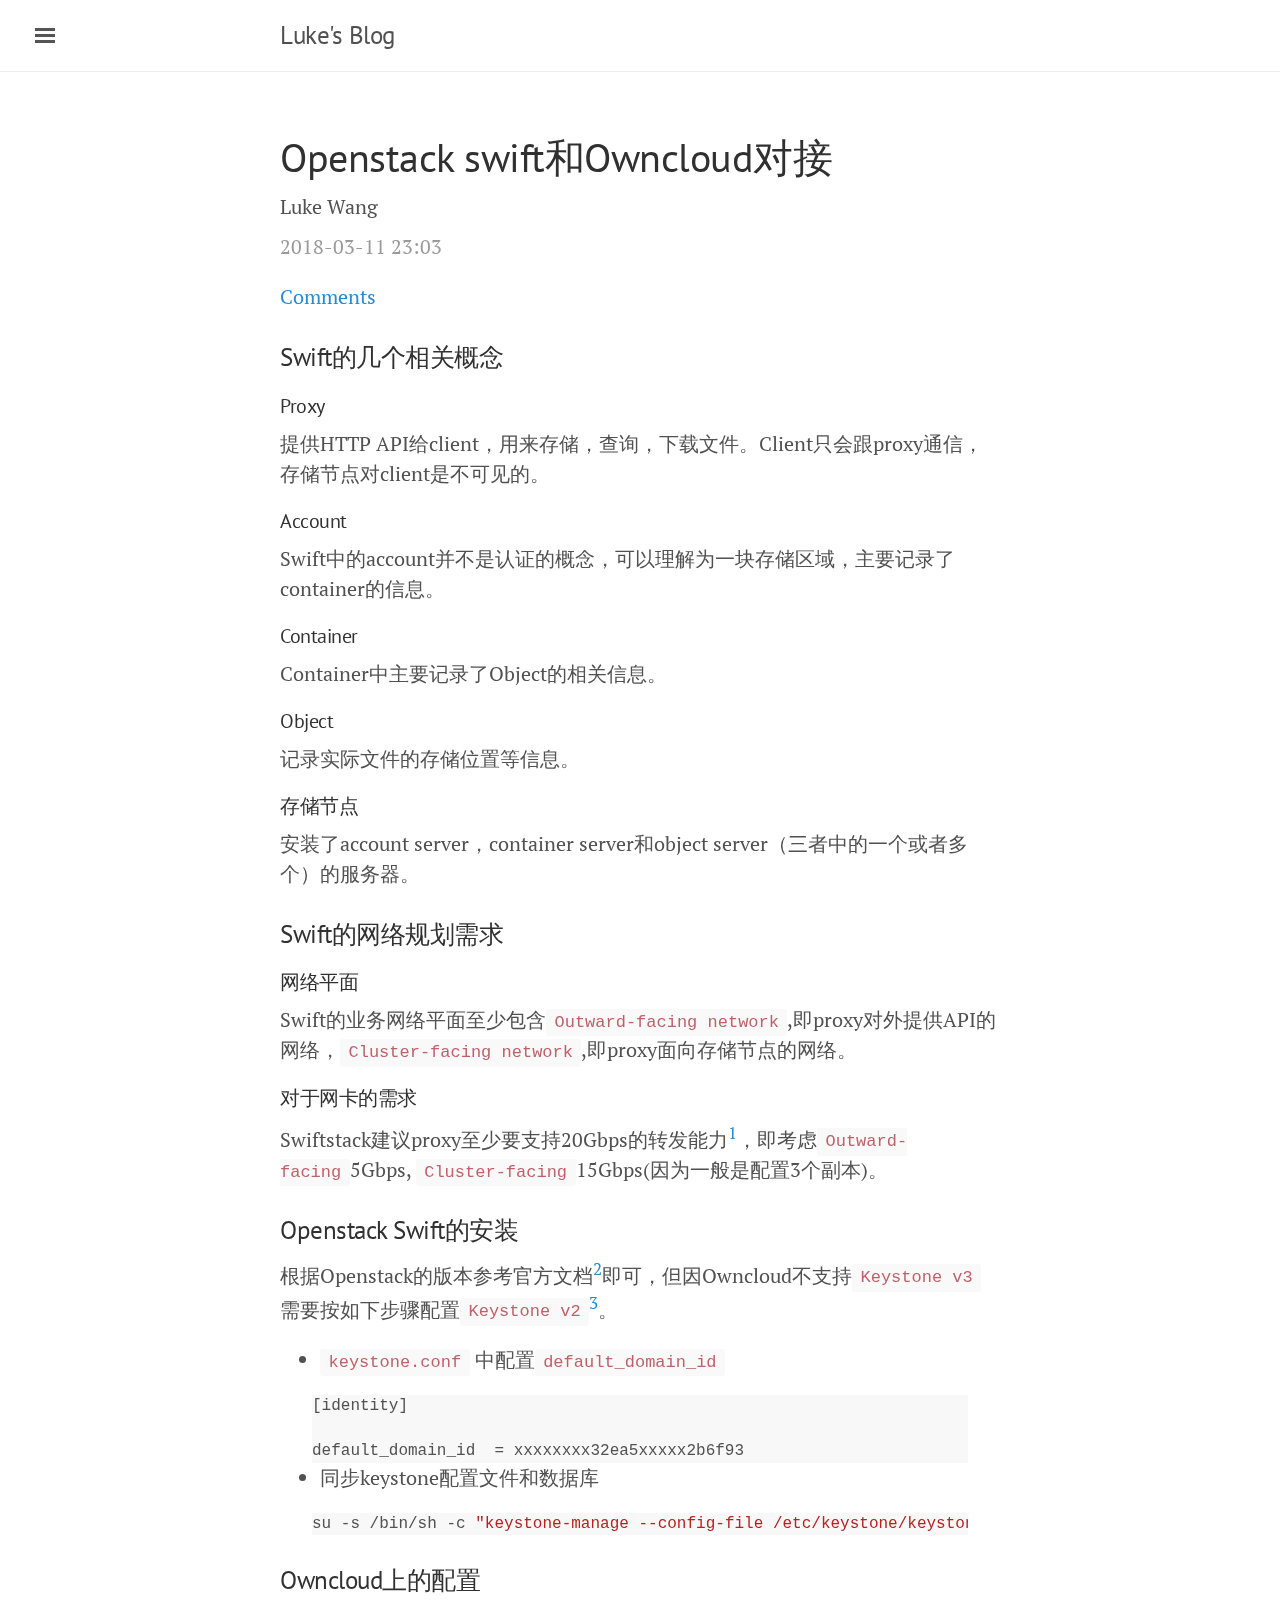
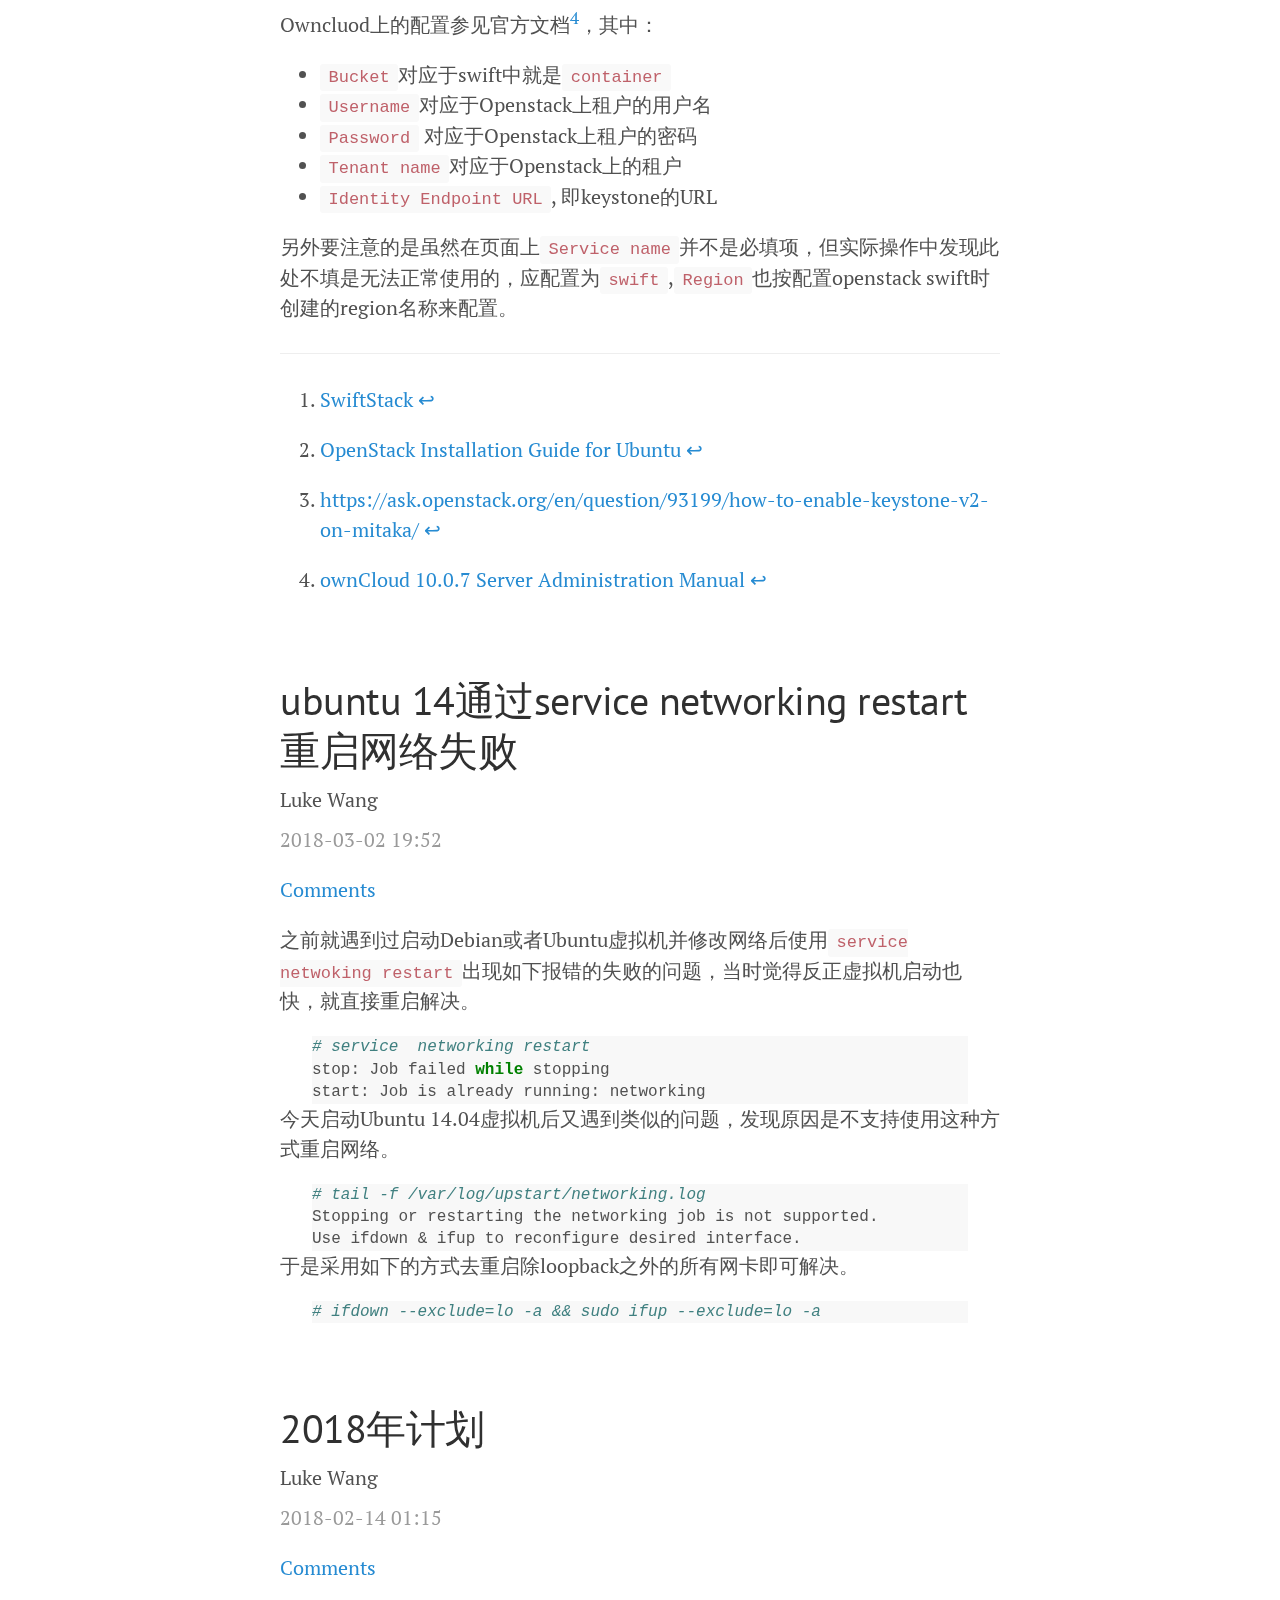
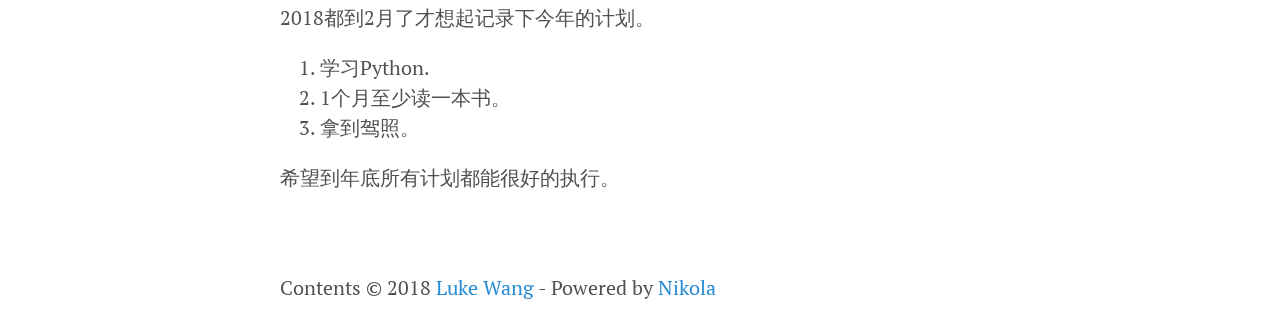
<file: index.html>
<!DOCTYPE html>
<html prefix="og: http://ogp.me/ns# article: http://ogp.me/ns/article# " vocab="http://ogp.me/ns" lang="en">
<head>
<meta charset="utf-8">
<meta name="description" content="Luke's Blog">
<meta name="viewport" content="width=device-width">
<title>Luke's Blog | Luke's Blog</title>
<link href="assets/css/all.css" rel="stylesheet" type="text/css">
<link rel="stylesheet" href="//fonts.googleapis.com/css?family=PT+Serif:400,400italic,700%7CPT+Sans:400">
<link rel="alternate" type="application/rss+xml" title="RSS" href="rss.xml">
<link rel="canonical" href="https://esir.me/">
<!--[if lt IE 9]><script src="assets/js/html5.js"></script><![endif]--><link rel="prefetch" href="posts/openstack-swift-and-owncloud/" type="text/html">
</head>
<body>
    <a href="#content" class="sr-only sr-only-focusable">Skip to main content</a>
    <!-- Target for toggling the sidebar `.sidebar-checkbox` is for regular
            styles, `#sidebar-checkbox` for behavior. -->
    <input type="checkbox" class="sidebar-checkbox" id="sidebar-checkbox"><!-- Toggleable sidebar --><div class="sidebar" id="sidebar">
        <div class="sidebar-item">
            <p>A reserved <a href="https://getnikola.com" target="_blank">Nikola</a> theme that places the utmost gravity on content with a hidden drawer. Made by <a href="https://twitter.com/mdo" target="_blank">@mdo</a> for Jekyll,
            ported to Nikola by <a href="https://twitter.com/ralsina" target="_blank">@ralsina</a>.</p>
        </div>
        
    <nav id="menu" role="navigation" class="sidebar-nav"><a class="sidebar-nav-item" href="archive.html">Archive</a>
        <a class="sidebar-nav-item" href="categories/">Tags</a>
        <a class="sidebar-nav-item" href="rss.xml">RSS feed</a>
    
    
    </nav>
</div>

    <!-- Wrap is the content to shift when toggling the sidebar. We wrap the
         content to avoid any CSS collisions with our real content. -->
    <div class="wrap">
      <div class="masthead">
        <div class="container">
          
    <h3 id="brand" class="masthead-title">
      <a href="https://esir.me/" title="Luke's Blog" rel="home">Luke's Blog</a>
    </h3>

        </div>
      </div>

      <div class="container content" id="content">
        

<div class="posts">
    <article class="post h-entry post-text"><header><h1 class="post-title p-name"><a href="posts/openstack-swift-and-owncloud/" class="u-url">Openstack swift和Owncloud对接</a></h1>
        <div class="metadata">
            <p class="byline author vcard"><span class="byline-name fn">Luke Wang</span></p>
            <p class="dateline"><a href="posts/openstack-swift-and-owncloud/" rel="bookmark"><time class="post-date published dt-published" datetime="2018-03-11T23:03:21+08:00" title="2018-03-11 23:03">2018-03-11 23:03</time></a></p>
                <p class="commentline">
        
    <a href="posts/openstack-swift-and-owncloud/#disqus_thread" data-disqus-identifier="cache/posts/openstack-swift-and-owncloud.html">Comments</a>


        </p>
</div>
    </header><div class="e-content entry-content">
    <div>
<h3>Swift的几个相关概念</h3>
<h4>Proxy</h4>
<p>提供HTTP API给client，用来存储，查询，下载文件。Client只会跟proxy通信，存储节点对client是不可见的。</p>
<h4>Account</h4>
<p>Swift中的account并不是认证的概念，可以理解为一块存储区域，主要记录了container的信息。</p>
<h4>Container</h4>
<p>Container中主要记录了Object的相关信息。</p>
<h4>Object</h4>
<p>记录实际文件的存储位置等信息。</p>
<h4>存储节点</h4>
<p>安装了account server，container server和object server（三者中的一个或者多个）的服务器。</p>
<h3>Swift的网络规划需求</h3>
<h4>网络平面</h4>
<p>Swift的业务网络平面至少包含<code>Outward-facing network</code>,即proxy对外提供API的网络，<code>Cluster-facing network</code>,即proxy面向存储节点的网络。</p>
<h4>对于网卡的需求</h4>
<p>Swiftstack建议proxy至少要支持20Gbps的转发能力<sup id="fnref-1"><a class="footnote-ref" href="posts/openstack-swift-and-owncloud/#fn-1">1</a></sup>，即考虑<code>Outward-facing</code>5Gbps, <code>Cluster-facing</code>15Gbps(因为一般是配置3个副本)。</p>
<h3>Openstack Swift的安装</h3>
<p>根据Openstack的版本参考官方文档<sup id="fnref-2"><a class="footnote-ref" href="posts/openstack-swift-and-owncloud/#fn-2">2</a></sup>即可，但因Owncloud不支持<code>Keystone v3</code>需要按如下步骤配置<code>Keystone v2</code><sup id="fnref-3"><a class="footnote-ref" href="posts/openstack-swift-and-owncloud/#fn-3">3</a></sup>。</p>
<ul>
<li>
<code>keystone.conf</code> 中配置<code>default_domain_id</code>
</li>
</ul>
<pre class="code literal-block"><span></span>[identity] 

default_domain_id  = xxxxxxxx32ea5xxxxx2b6f93
</pre>


<ul>
<li>同步keystone配置文件和数据库</li>
</ul>
<pre class="code literal-block"><span></span>su -s /bin/sh -c <span class="s2">"keystone-manage --config-file /etc/keystone/keystone.conf db_sync"</span> keystone
</pre>


<h3>Owncloud上的配置</h3>
<p>Owncluod上的配置参见官方文档<sup id="fnref-4"><a class="footnote-ref" href="posts/openstack-swift-and-owncloud/#fn-4">4</a></sup>，其中：</p>
<ul>
<li>
<code>Bucket</code>对应于swift中就是<code>container</code>
</li>
<li>
<code>Username</code>对应于Openstack上租户的用户名</li>
<li>
<code>Password</code> 对应于Openstack上租户的密码</li>
<li>
<code>Tenant name</code>对应于Openstack上的租户 </li>
<li>
<code>Identity Endpoint URL</code>, 即keystone的URL</li>
</ul>
<p>另外要注意的是虽然在页面上<code>Service name</code>并不是必填项，但实际操作中发现此处不填是无法正常使用的，应配置为<code>swift</code>,<code>Region</code>也按配置openstack swift时创建的region名称来配置。</p>
<div class="footnote">
<hr>
<ol>
<li id="fn-1">
<p><a href="https://www.swiftstack.com/docs/admin/hardware.html#networked-nodes-architecture">SwiftStack</a> <a class="footnote-backref" href="posts/openstack-swift-and-owncloud/#fnref-1" title="Jump back to footnote 1 in the text">↩</a></p>
</li>
<li id="fn-2">
<p><a href="https://docs.openstack.org/mitaka/install-guide-ubuntu/swift.html">OpenStack Installation Guide for Ubuntu</a> <a class="footnote-backref" href="posts/openstack-swift-and-owncloud/#fnref-2" title="Jump back to footnote 2 in the text">↩</a></p>
</li>
<li id="fn-3">
<p><a href="https://ask.openstack.org/en/question/93199/how-to-enable-keystone-v2-on-mitaka/">https://ask.openstack.org/en/question/93199/how-to-enable-keystone-v2-on-mitaka/</a> <a class="footnote-backref" href="posts/openstack-swift-and-owncloud/#fnref-3" title="Jump back to footnote 3 in the text">↩</a></p>
</li>
<li id="fn-4">
<p><a href="https://doc.owncloud.org/server/10.0/admin_manual/configuration/files/external_storage/openstack.html">ownCloud 10.0.7 Server Administration Manual</a> <a class="footnote-backref" href="posts/openstack-swift-and-owncloud/#fnref-4" title="Jump back to footnote 4 in the text">↩</a></p>
</li>
</ol>
</div>
</div>
    </div>
    </article><article class="post h-entry post-text"><header><h1 class="post-title p-name"><a href="posts/ubuntu-14-service-networking-restart-not-working/" class="u-url">ubuntu 14通过service networking restart重启网络失败</a></h1>
        <div class="metadata">
            <p class="byline author vcard"><span class="byline-name fn">Luke Wang</span></p>
            <p class="dateline"><a href="posts/ubuntu-14-service-networking-restart-not-working/" rel="bookmark"><time class="post-date published dt-published" datetime="2018-03-02T19:52:54+08:00" title="2018-03-02 19:52">2018-03-02 19:52</time></a></p>
                <p class="commentline">
        
    <a href="posts/ubuntu-14-service-networking-restart-not-working/#disqus_thread" data-disqus-identifier="cache/posts/ubuntu-14-service-networking-restart-not-working.html">Comments</a>


        </p>
</div>
    </header><div class="e-content entry-content">
    <div>
<p>之前就遇到过启动Debian或者Ubuntu虚拟机并修改网络后使用<code>service netwoking restart</code>出现如下报错的失败的问题，当时觉得反正虚拟机启动也快，就直接重启解决。</p>
<pre class="code literal-block"><span></span><span class="c1"># service  networking restart</span>
stop: Job failed <span class="k">while</span> stopping
start: Job is already running: networking
</pre>


<p>今天启动Ubuntu 14.04虚拟机后又遇到类似的问题，发现原因是不支持使用这种方式重启网络。</p>
<pre class="code literal-block"><span></span><span class="c1"># tail -f /var/log/upstart/networking.log</span>
Stopping or restarting the networking job is not supported.
Use ifdown <span class="p">&amp;</span> ifup to reconfigure desired interface.
</pre>


<p>于是采用如下的方式去重启除loopback之外的所有网卡即可解决。</p>
<pre class="code literal-block"><span></span><span class="c1"># ifdown --exclude=lo -a &amp;&amp; sudo ifup --exclude=lo -a</span>
</pre>
</div>
    </div>
    </article><article class="post h-entry post-text"><header><h1 class="post-title p-name"><a href="posts/plan-for-2018/" class="u-url">2018年计划</a></h1>
        <div class="metadata">
            <p class="byline author vcard"><span class="byline-name fn">Luke Wang</span></p>
            <p class="dateline"><a href="posts/plan-for-2018/" rel="bookmark"><time class="post-date published dt-published" datetime="2018-02-14T01:15:41+08:00" title="2018-02-14 01:15">2018-02-14 01:15</time></a></p>
                <p class="commentline">
        
    <a href="posts/plan-for-2018/#disqus_thread" data-disqus-identifier="cache/posts/plan-for-2018.html">Comments</a>


        </p>
</div>
    </header><div class="e-content entry-content">
    <div>
<p>2018都到2月了才想起记录下今年的计划。</p>
<ol>
<li>学习Python.</li>
<li>1个月至少读一本书。</li>
<li>拿到驾照。</li>
</ol>
<p>希望到年底所有计划都能很好的执行。</p>
</div>
    </div>
    </article>
</div>



        
       <script>var disqus_shortname="esir";(function(){var a=document.createElement("script");a.async=true;a.src="https://"+disqus_shortname+".disqus.com/count.js";(document.getElementsByTagName("head")[0]||document.getElementsByTagName("body")[0]).appendChild(a)}());</script><footer id="footer"><p>Contents © 2018         <a href="mailto:hf.bluesky@gmail.com">Luke Wang</a> - Powered by         <a href="https://getnikola.com" rel="nofollow">Nikola</a>         </p>
            
        </footer>
</div>
    </div>
    <label for="sidebar-checkbox" class="sidebar-toggle"></label>
    
    
    
            <script src="assets/js/all-nocdn.js"></script><!-- fancy dates --><script>
    moment.locale("en");
    fancydates(0, "YYYY-MM-DD HH:mm");
    </script><!-- end fancy dates -->
</body>
</html>
</file>
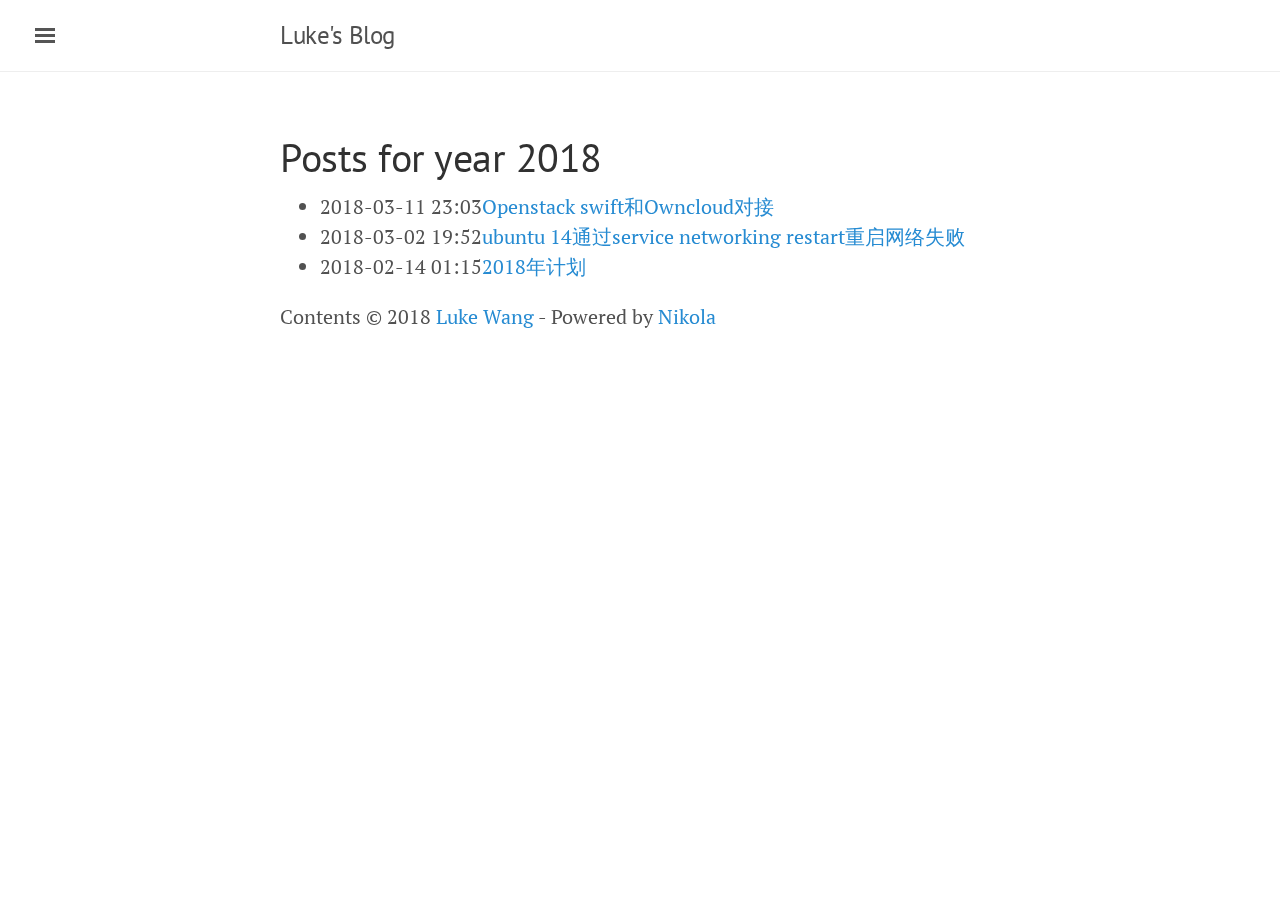
<file: 2018/index.html>
<!DOCTYPE html>
<html prefix="og: http://ogp.me/ns# article: http://ogp.me/ns/article# " vocab="http://ogp.me/ns" lang="en">
<head>
<meta charset="utf-8">
<meta name="description" content="Luke's Blog">
<meta name="viewport" content="width=device-width">
<title>Posts for year 2018 | Luke's Blog</title>
<link href="../assets/css/all.css" rel="stylesheet" type="text/css">
<link rel="stylesheet" href="//fonts.googleapis.com/css?family=PT+Serif:400,400italic,700%7CPT+Sans:400">
<link rel="alternate" type="application/rss+xml" title="RSS" href="../rss.xml">
<link rel="canonical" href="https://esir.me/2018/">
<!--[if lt IE 9]><script src="../assets/js/html5.js"></script><![endif]-->
</head>
<body>
    <a href="#content" class="sr-only sr-only-focusable">Skip to main content</a>
    <!-- Target for toggling the sidebar `.sidebar-checkbox` is for regular
            styles, `#sidebar-checkbox` for behavior. -->
    <input type="checkbox" class="sidebar-checkbox" id="sidebar-checkbox"><!-- Toggleable sidebar --><div class="sidebar" id="sidebar">
        <div class="sidebar-item">
            <p>A reserved <a href="https://getnikola.com" target="_blank">Nikola</a> theme that places the utmost gravity on content with a hidden drawer. Made by <a href="https://twitter.com/mdo" target="_blank">@mdo</a> for Jekyll,
            ported to Nikola by <a href="https://twitter.com/ralsina" target="_blank">@ralsina</a>.</p>
        </div>
        
    <nav id="menu" role="navigation" class="sidebar-nav"><a class="sidebar-nav-item" href="../archive.html">Archive</a>
        <a class="sidebar-nav-item" href="../categories/">Tags</a>
        <a class="sidebar-nav-item" href="../rss.xml">RSS feed</a>
    
    
    </nav>
</div>

    <!-- Wrap is the content to shift when toggling the sidebar. We wrap the
         content to avoid any CSS collisions with our real content. -->
    <div class="wrap">
      <div class="masthead">
        <div class="container">
          
    <h3 id="brand" class="masthead-title">
      <a href="https://esir.me/" title="Luke's Blog" rel="home">Luke's Blog</a>
    </h3>

        </div>
      </div>

      <div class="container content" id="content">
        
<article class="listpage"><header><h1>Posts for year 2018</h1>
    </header><ul class="postlist">
<li>
<time class="listdate" datetime="2018-03-11T23:03:21+08:00" title="2018-03-11 23:03">2018-03-11 23:03</time><a href="../posts/openstack-swift-and-owncloud/" class="listtitle">Openstack swift和Owncloud对接</a>
</li>
        <li>
<time class="listdate" datetime="2018-03-02T19:52:54+08:00" title="2018-03-02 19:52">2018-03-02 19:52</time><a href="../posts/ubuntu-14-service-networking-restart-not-working/" class="listtitle">ubuntu 14通过service networking restart重启网络失败</a>
</li>
        <li>
<time class="listdate" datetime="2018-02-14T01:15:41+08:00" title="2018-02-14 01:15">2018-02-14 01:15</time><a href="../posts/plan-for-2018/" class="listtitle">2018年计划</a>
</li>
    </ul></article><footer id="footer"><p>Contents © 2018         <a href="mailto:hf.bluesky@gmail.com">Luke Wang</a> - Powered by         <a href="https://getnikola.com" rel="nofollow">Nikola</a>         </p>
            
        </footer>
</div>
    </div>
    <label for="sidebar-checkbox" class="sidebar-toggle"></label>
    
    
    
            <script src="../assets/js/all-nocdn.js"></script><!-- fancy dates --><script>
    moment.locale("en");
    fancydates(0, "YYYY-MM-DD HH:mm");
    </script><!-- end fancy dates -->
</body>
</html>
</file>
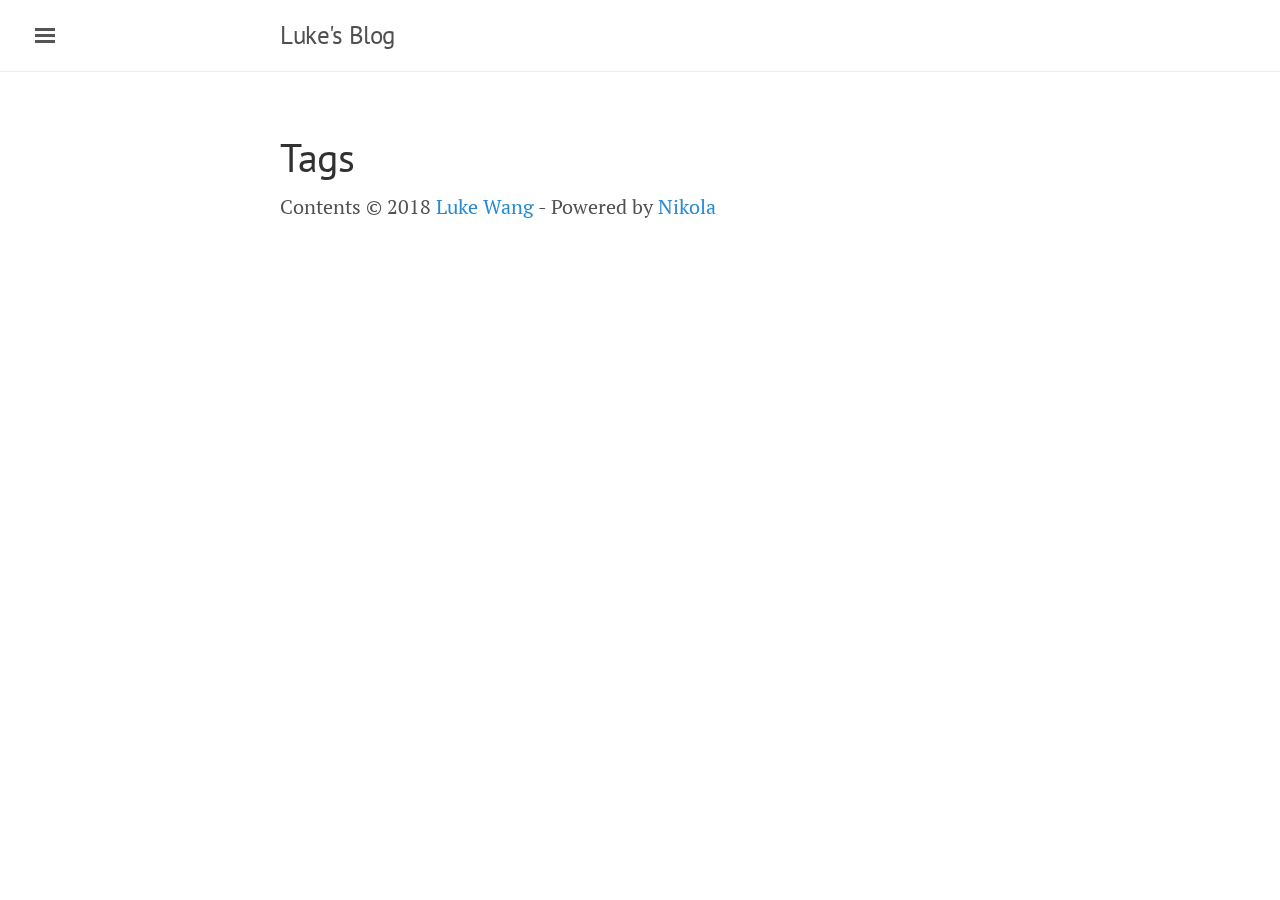
<file: categories/index.html>
<!DOCTYPE html>
<html prefix="og: http://ogp.me/ns# article: http://ogp.me/ns/article# " vocab="http://ogp.me/ns" lang="en">
<head>
<meta charset="utf-8">
<meta name="description" content="Tags">
<meta name="viewport" content="width=device-width">
<title>Tags | Luke's Blog</title>
<link href="../assets/css/all.css" rel="stylesheet" type="text/css">
<link rel="stylesheet" href="//fonts.googleapis.com/css?family=PT+Serif:400,400italic,700%7CPT+Sans:400">
<link rel="alternate" type="application/rss+xml" title="RSS" href="../rss.xml">
<link rel="canonical" href="https://esir.me/categories/">
<!--[if lt IE 9]><script src="../assets/js/html5.js"></script><![endif]-->
</head>
<body>
    <a href="#content" class="sr-only sr-only-focusable">Skip to main content</a>
    <!-- Target for toggling the sidebar `.sidebar-checkbox` is for regular
            styles, `#sidebar-checkbox` for behavior. -->
    <input type="checkbox" class="sidebar-checkbox" id="sidebar-checkbox"><!-- Toggleable sidebar --><div class="sidebar" id="sidebar">
        <div class="sidebar-item">
            <p>A reserved <a href="https://getnikola.com" target="_blank">Nikola</a> theme that places the utmost gravity on content with a hidden drawer. Made by <a href="https://twitter.com/mdo" target="_blank">@mdo</a> for Jekyll,
            ported to Nikola by <a href="https://twitter.com/ralsina" target="_blank">@ralsina</a>.</p>
        </div>
        
    <nav id="menu" role="navigation" class="sidebar-nav"><a class="sidebar-nav-item" href="../archive.html">Archive</a>
        <a class="sidebar-nav-item" href=".">Tags</a>
        <a class="sidebar-nav-item" href="../rss.xml">RSS feed</a>
    
    
    </nav>
</div>

    <!-- Wrap is the content to shift when toggling the sidebar. We wrap the
         content to avoid any CSS collisions with our real content. -->
    <div class="wrap">
      <div class="masthead">
        <div class="container">
          
    <h3 id="brand" class="masthead-title">
      <a href="https://esir.me/" title="Luke's Blog" rel="home">Luke's Blog</a>
    </h3>

        </div>
      </div>

      <div class="container content" id="content">
        
<article class="tagindex"><header><h1>Tags</h1>
    </header></article><footer id="footer"><p>Contents © 2018         <a href="mailto:hf.bluesky@gmail.com">Luke Wang</a> - Powered by         <a href="https://getnikola.com" rel="nofollow">Nikola</a>         </p>
            
        </footer>
</div>
    </div>
    <label for="sidebar-checkbox" class="sidebar-toggle"></label>
    
    
    
            <script src="../assets/js/all-nocdn.js"></script><!-- fancy dates --><script>
    moment.locale("en");
    fancydates(0, "YYYY-MM-DD HH:mm");
    </script><!-- end fancy dates -->
</body>
</html>
</file>
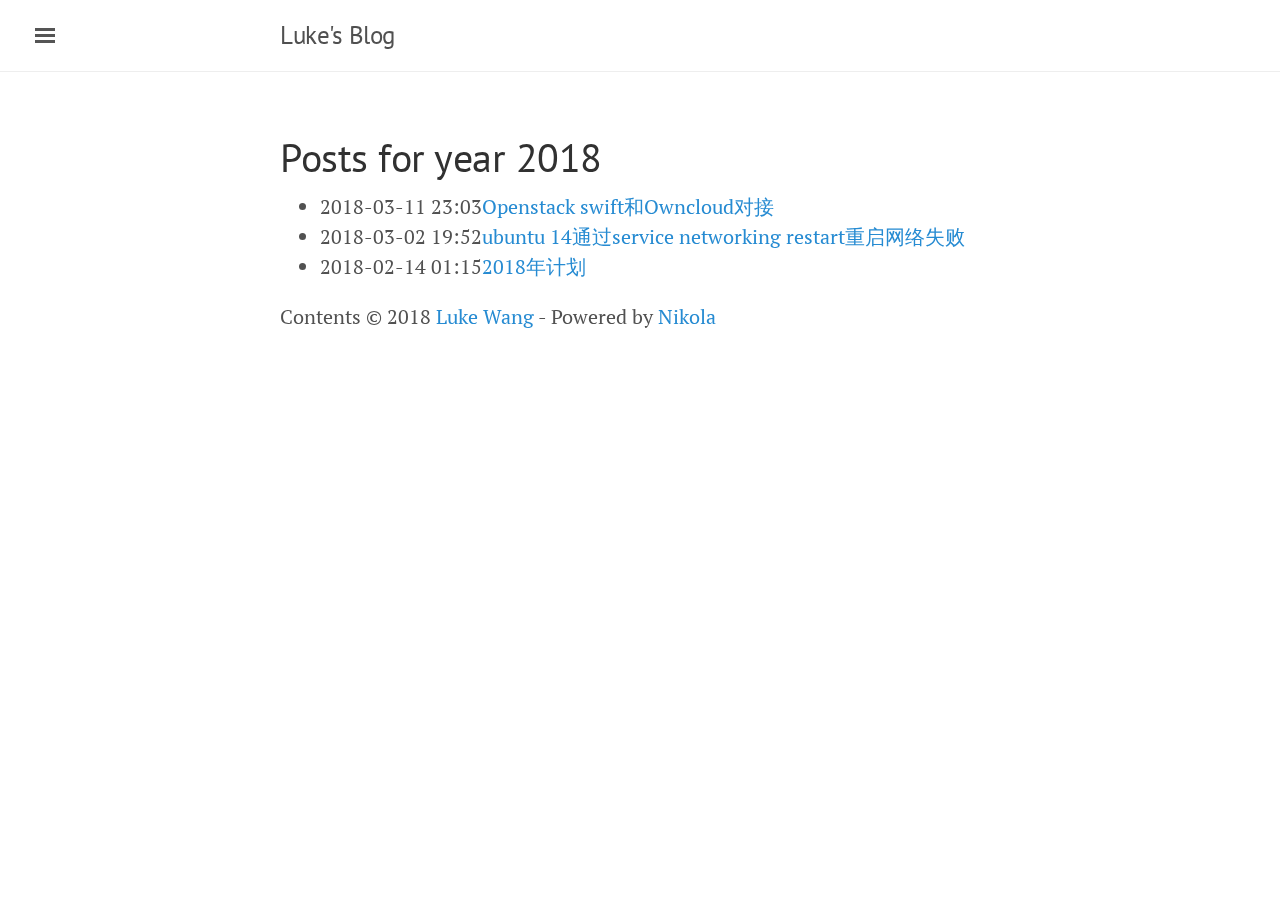
<file: output/2018/index.html>
<!DOCTYPE html>
<html prefix="og: http://ogp.me/ns# article: http://ogp.me/ns/article# " vocab="http://ogp.me/ns" lang="en">
<head>
<meta charset="utf-8">
<meta name="description" content="Luke's Blog">
<meta name="viewport" content="width=device-width">
<title>Posts for year 2018 | Luke's Blog</title>
<link href="../assets/css/all.css" rel="stylesheet" type="text/css">
<link rel="stylesheet" href="//fonts.googleapis.com/css?family=PT+Serif:400,400italic,700%7CPT+Sans:400">
<link rel="alternate" type="application/rss+xml" title="RSS" href="../rss.xml">
<link rel="canonical" href="https://esir.me/2018/">
<!--[if lt IE 9]><script src="../assets/js/html5.js"></script><![endif]-->
</head>
<body>
    <a href="#content" class="sr-only sr-only-focusable">Skip to main content</a>
    <!-- Target for toggling the sidebar `.sidebar-checkbox` is for regular
            styles, `#sidebar-checkbox` for behavior. -->
    <input type="checkbox" class="sidebar-checkbox" id="sidebar-checkbox"><!-- Toggleable sidebar --><div class="sidebar" id="sidebar">
        <div class="sidebar-item">
            <p>A reserved <a href="https://getnikola.com" target="_blank">Nikola</a> theme that places the utmost gravity on content with a hidden drawer. Made by <a href="https://twitter.com/mdo" target="_blank">@mdo</a> for Jekyll,
            ported to Nikola by <a href="https://twitter.com/ralsina" target="_blank">@ralsina</a>.</p>
        </div>
        
    <nav id="menu" role="navigation" class="sidebar-nav"><a class="sidebar-nav-item" href="../archive.html">Archive</a>
        <a class="sidebar-nav-item" href="../categories/">Tags</a>
        <a class="sidebar-nav-item" href="../rss.xml">RSS feed</a>
    
    
    </nav>
</div>

    <!-- Wrap is the content to shift when toggling the sidebar. We wrap the
         content to avoid any CSS collisions with our real content. -->
    <div class="wrap">
      <div class="masthead">
        <div class="container">
          
    <h3 id="brand" class="masthead-title">
      <a href="https://esir.me/" title="Luke's Blog" rel="home">Luke's Blog</a>
    </h3>

        </div>
      </div>

      <div class="container content" id="content">
        
<article class="listpage"><header><h1>Posts for year 2018</h1>
    </header><ul class="postlist">
<li>
<time class="listdate" datetime="2018-03-11T23:03:21+08:00" title="2018-03-11 23:03">2018-03-11 23:03</time><a href="../posts/openstack-swift-and-owncloud/" class="listtitle">Openstack swift和Owncloud对接</a>
</li>
        <li>
<time class="listdate" datetime="2018-03-02T19:52:54+08:00" title="2018-03-02 19:52">2018-03-02 19:52</time><a href="../posts/ubuntu-14-service-networking-restart-not-working/" class="listtitle">ubuntu 14通过service networking restart重启网络失败</a>
</li>
        <li>
<time class="listdate" datetime="2018-02-14T01:15:41+08:00" title="2018-02-14 01:15">2018-02-14 01:15</time><a href="../posts/plan-for-2018/" class="listtitle">2018年计划</a>
</li>
    </ul></article><footer id="footer"><p>Contents © 2018         <a href="mailto:hf.bluesky@gmail.com">Luke Wang</a> - Powered by         <a href="https://getnikola.com" rel="nofollow">Nikola</a>         </p>
            
        </footer>
</div>
    </div>
    <label for="sidebar-checkbox" class="sidebar-toggle"></label>
    
    
    
            <script src="../assets/js/all-nocdn.js"></script><!-- fancy dates --><script>
    moment.locale("en");
    fancydates(0, "YYYY-MM-DD HH:mm");
    </script><!-- end fancy dates -->
</body>
</html>
</file>
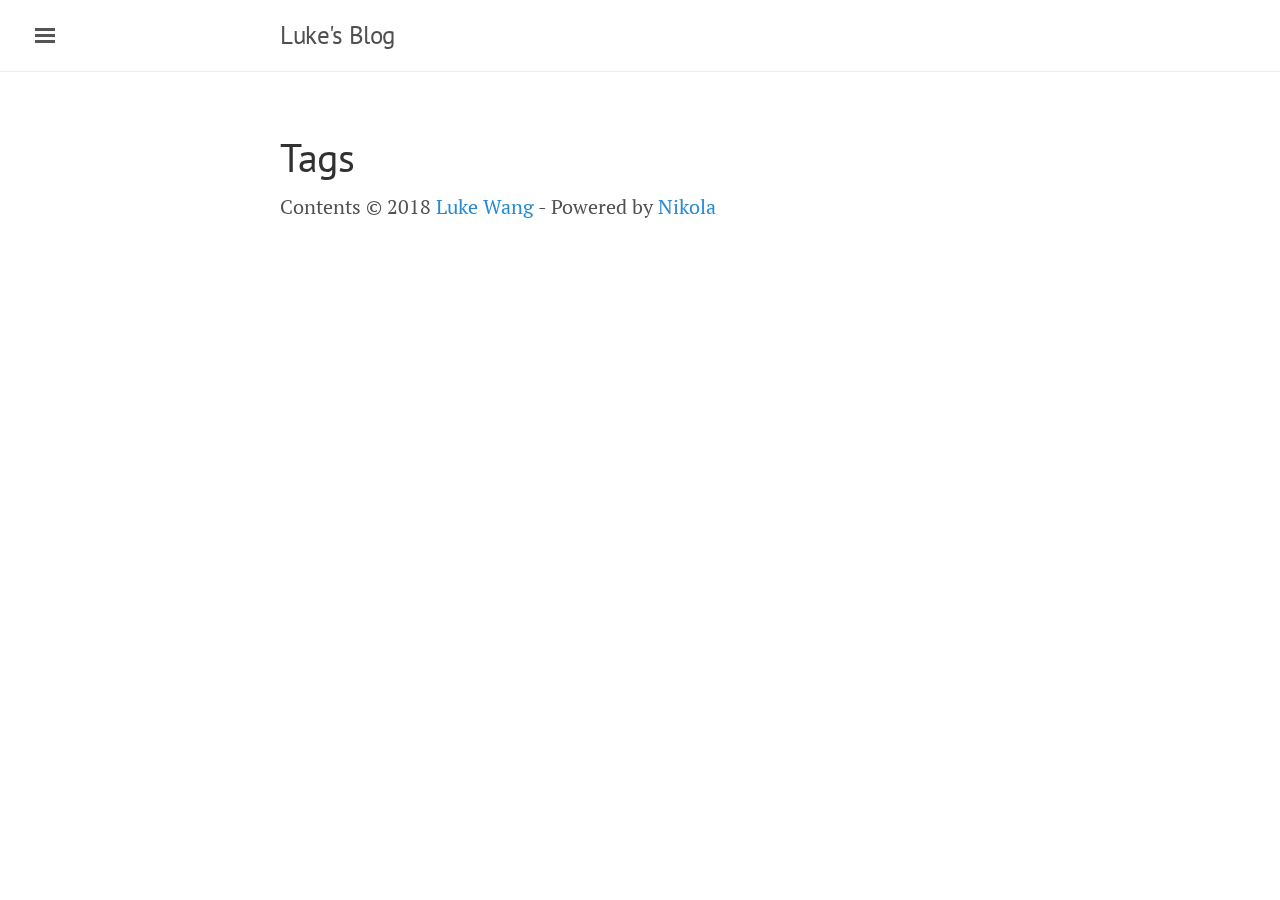
<file: output/categories/index.html>
<!DOCTYPE html>
<html prefix="og: http://ogp.me/ns# article: http://ogp.me/ns/article# " vocab="http://ogp.me/ns" lang="en">
<head>
<meta charset="utf-8">
<meta name="description" content="Tags">
<meta name="viewport" content="width=device-width">
<title>Tags | Luke's Blog</title>
<link href="../assets/css/all.css" rel="stylesheet" type="text/css">
<link rel="stylesheet" href="//fonts.googleapis.com/css?family=PT+Serif:400,400italic,700%7CPT+Sans:400">
<link rel="alternate" type="application/rss+xml" title="RSS" href="../rss.xml">
<link rel="canonical" href="https://esir.me/categories/">
<!--[if lt IE 9]><script src="../assets/js/html5.js"></script><![endif]-->
</head>
<body>
    <a href="#content" class="sr-only sr-only-focusable">Skip to main content</a>
    <!-- Target for toggling the sidebar `.sidebar-checkbox` is for regular
            styles, `#sidebar-checkbox` for behavior. -->
    <input type="checkbox" class="sidebar-checkbox" id="sidebar-checkbox"><!-- Toggleable sidebar --><div class="sidebar" id="sidebar">
        <div class="sidebar-item">
            <p>A reserved <a href="https://getnikola.com" target="_blank">Nikola</a> theme that places the utmost gravity on content with a hidden drawer. Made by <a href="https://twitter.com/mdo" target="_blank">@mdo</a> for Jekyll,
            ported to Nikola by <a href="https://twitter.com/ralsina" target="_blank">@ralsina</a>.</p>
        </div>
        
    <nav id="menu" role="navigation" class="sidebar-nav"><a class="sidebar-nav-item" href="../archive.html">Archive</a>
        <a class="sidebar-nav-item" href=".">Tags</a>
        <a class="sidebar-nav-item" href="../rss.xml">RSS feed</a>
    
    
    </nav>
</div>

    <!-- Wrap is the content to shift when toggling the sidebar. We wrap the
         content to avoid any CSS collisions with our real content. -->
    <div class="wrap">
      <div class="masthead">
        <div class="container">
          
    <h3 id="brand" class="masthead-title">
      <a href="https://esir.me/" title="Luke's Blog" rel="home">Luke's Blog</a>
    </h3>

        </div>
      </div>

      <div class="container content" id="content">
        
<article class="tagindex"><header><h1>Tags</h1>
    </header></article><footer id="footer"><p>Contents © 2018         <a href="mailto:hf.bluesky@gmail.com">Luke Wang</a> - Powered by         <a href="https://getnikola.com" rel="nofollow">Nikola</a>         </p>
            
        </footer>
</div>
    </div>
    <label for="sidebar-checkbox" class="sidebar-toggle"></label>
    
    
    
            <script src="../assets/js/all-nocdn.js"></script><!-- fancy dates --><script>
    moment.locale("en");
    fancydates(0, "YYYY-MM-DD HH:mm");
    </script><!-- end fancy dates -->
</body>
</html>
</file>
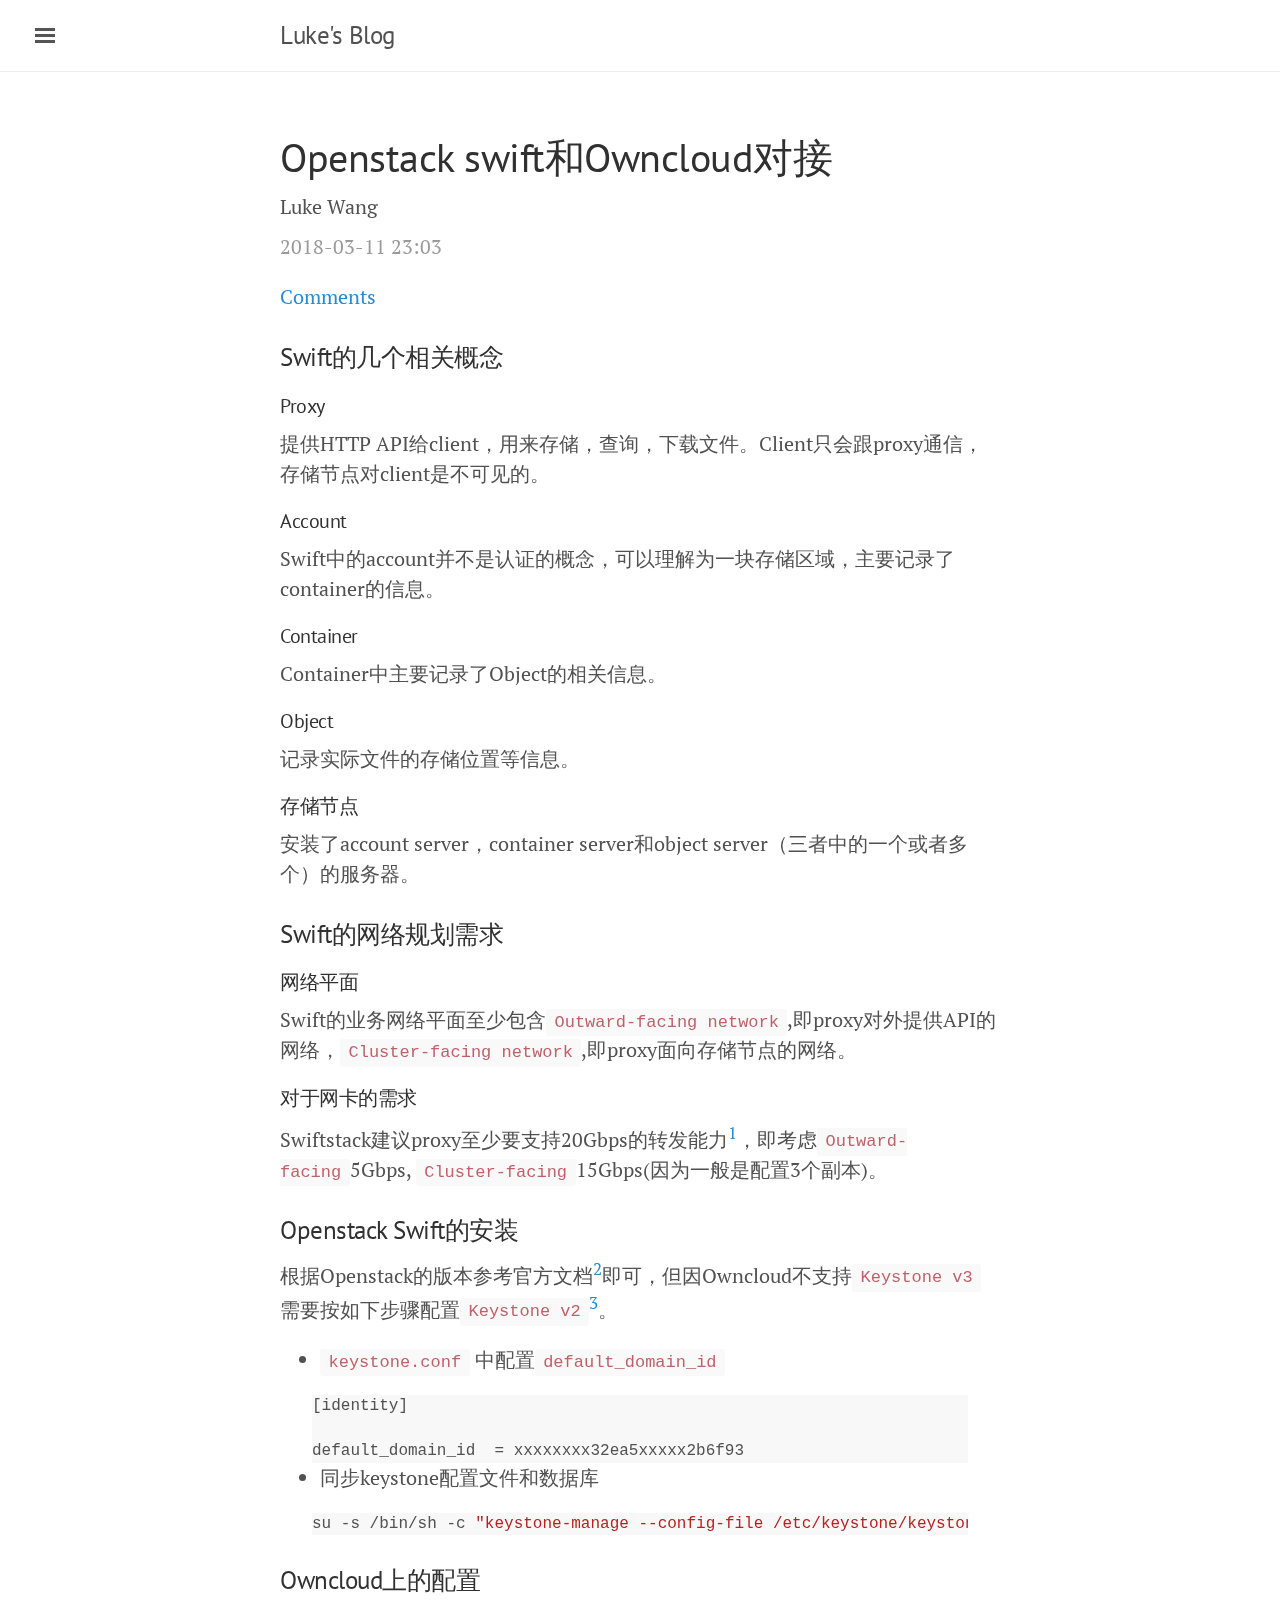
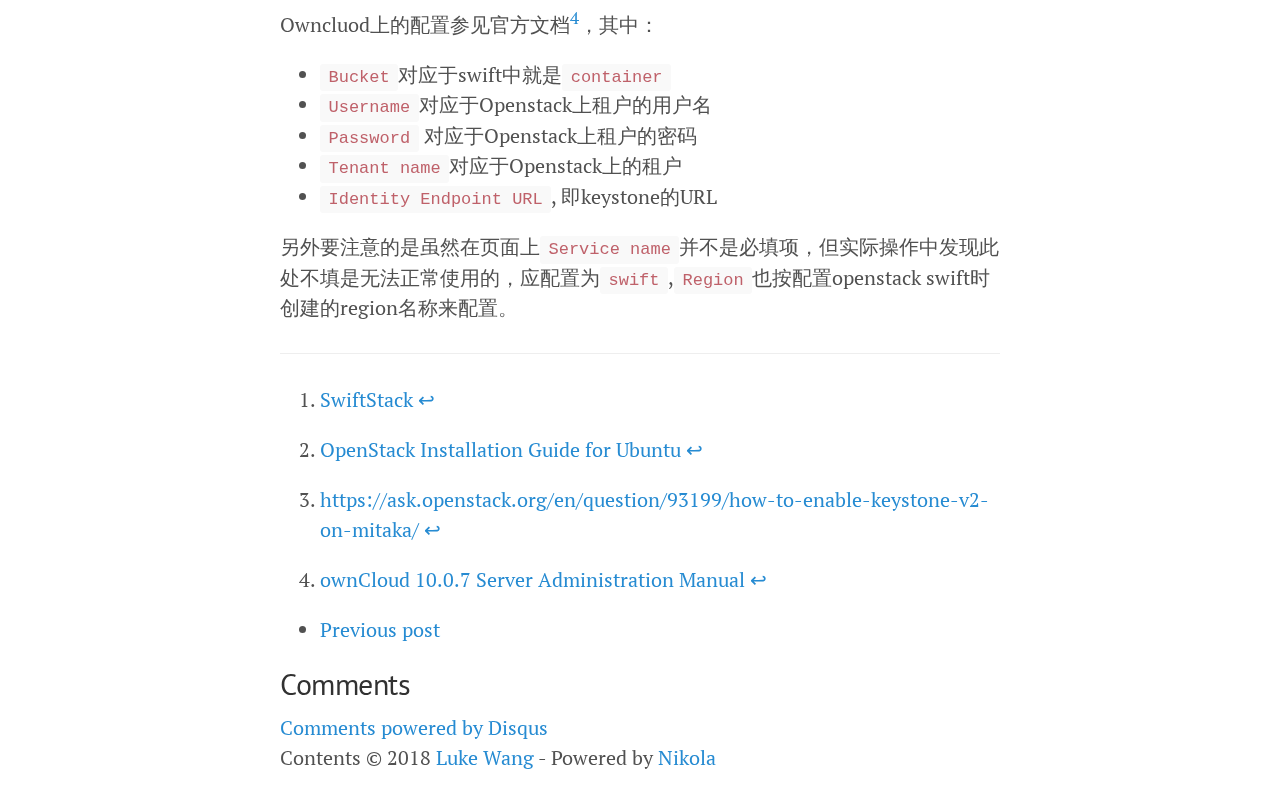
<file: posts/openstack-swift-and-owncloud/index.html>
<!DOCTYPE html>
<html prefix="og: http://ogp.me/ns# article: http://ogp.me/ns/article# " vocab="http://ogp.me/ns" lang="en">
<head>
<meta charset="utf-8">
<meta name="viewport" content="width=device-width">
<title>Openstack swift和Owncloud对接 | Luke's Blog</title>
<link href="../../assets/css/all.css" rel="stylesheet" type="text/css">
<link rel="stylesheet" href="//fonts.googleapis.com/css?family=PT+Serif:400,400italic,700%7CPT+Sans:400">
<link rel="alternate" type="application/rss+xml" title="RSS" href="../../rss.xml">
<link rel="canonical" href="https://esir.me/posts/openstack-swift-and-owncloud/">
<!--[if lt IE 9]><script src="../../assets/js/html5.js"></script><![endif]--><meta name="author" content="Luke Wang">
<link rel="prev" href="../ubuntu-14-service-networking-restart-not-working/" title="ubuntu 14通过service networking restart重启网络失败" type="text/html">
<meta property="og:site_name" content="Luke's Blog">
<meta property="og:title" content="Openstack swift和Owncloud对接">
<meta property="og:url" content="https://esir.me/posts/openstack-swift-and-owncloud/">
<meta property="og:description" content="Swift的几个相关概念
Proxy
提供HTTP API给client，用来存储，查询，下载文件。Client只会跟proxy通信，存储节点对client是不可见的。
Account
Swift中的account并不是认证的概念，可以理解为一块存储区域，主要记录了container的信息。
Container
Container中主要记录了Object的相关信息。
Object
记录实际文件的存">
<meta property="og:type" content="article">
<meta property="article:published_time" content="2018-03-11T23:03:21+08:00">
</head>
<body>
    <a href="#content" class="sr-only sr-only-focusable">Skip to main content</a>
    <!-- Target for toggling the sidebar `.sidebar-checkbox` is for regular
            styles, `#sidebar-checkbox` for behavior. -->
    <input type="checkbox" class="sidebar-checkbox" id="sidebar-checkbox"><!-- Toggleable sidebar --><div class="sidebar" id="sidebar">
        <div class="sidebar-item">
            <p>A reserved <a href="https://getnikola.com" target="_blank">Nikola</a> theme that places the utmost gravity on content with a hidden drawer. Made by <a href="https://twitter.com/mdo" target="_blank">@mdo</a> for Jekyll,
            ported to Nikola by <a href="https://twitter.com/ralsina" target="_blank">@ralsina</a>.</p>
        </div>
        
    <nav id="menu" role="navigation" class="sidebar-nav"><a class="sidebar-nav-item" href="../../archive.html">Archive</a>
        <a class="sidebar-nav-item" href="../../categories/">Tags</a>
        <a class="sidebar-nav-item" href="../../rss.xml">RSS feed</a>
    
    
    </nav>
</div>

    <!-- Wrap is the content to shift when toggling the sidebar. We wrap the
         content to avoid any CSS collisions with our real content. -->
    <div class="wrap">
      <div class="masthead">
        <div class="container">
          
    <h3 id="brand" class="masthead-title">
      <a href="https://esir.me/" title="Luke's Blog" rel="home">Luke's Blog</a>
    </h3>

        </div>
      </div>

      <div class="container content" id="content">
        
<article class="post-text h-entry hentry postpage" itemscope="itemscope" itemtype="http://schema.org/Article"><header><h1 class="post-title p-name entry-title" itemprop="headline name"><a href="." class="u-url">Openstack swift和Owncloud对接</a></h1>

        <div class="metadata">
            <p class="byline author vcard"><span class="byline-name fn">Luke Wang</span></p>
            <p class="dateline"><a href="." rel="bookmark"><time class="post-date published dt-published" datetime="2018-03-11T23:03:21+08:00" itemprop="datePublished" title="2018-03-11 23:03">2018-03-11 23:03</time></a></p>
                <p class="commentline">
        
    <a href="#disqus_thread" data-disqus-identifier="cache/posts/openstack-swift-and-owncloud.html">Comments</a>


        </p>
</div>
        

    </header><div class="e-content entry-content" itemprop="articleBody text">
    <div>
<h3>Swift的几个相关概念</h3>
<h4>Proxy</h4>
<p>提供HTTP API给client，用来存储，查询，下载文件。Client只会跟proxy通信，存储节点对client是不可见的。</p>
<h4>Account</h4>
<p>Swift中的account并不是认证的概念，可以理解为一块存储区域，主要记录了container的信息。</p>
<h4>Container</h4>
<p>Container中主要记录了Object的相关信息。</p>
<h4>Object</h4>
<p>记录实际文件的存储位置等信息。</p>
<h4>存储节点</h4>
<p>安装了account server，container server和object server（三者中的一个或者多个）的服务器。</p>
<h3>Swift的网络规划需求</h3>
<h4>网络平面</h4>
<p>Swift的业务网络平面至少包含<code>Outward-facing network</code>,即proxy对外提供API的网络，<code>Cluster-facing network</code>,即proxy面向存储节点的网络。</p>
<h4>对于网卡的需求</h4>
<p>Swiftstack建议proxy至少要支持20Gbps的转发能力<sup id="fnref-1"><a class="footnote-ref" href="#fn-1">1</a></sup>，即考虑<code>Outward-facing</code>5Gbps, <code>Cluster-facing</code>15Gbps(因为一般是配置3个副本)。</p>
<h3>Openstack Swift的安装</h3>
<p>根据Openstack的版本参考官方文档<sup id="fnref-2"><a class="footnote-ref" href="#fn-2">2</a></sup>即可，但因Owncloud不支持<code>Keystone v3</code>需要按如下步骤配置<code>Keystone v2</code><sup id="fnref-3"><a class="footnote-ref" href="#fn-3">3</a></sup>。</p>
<ul>
<li>
<code>keystone.conf</code> 中配置<code>default_domain_id</code>
</li>
</ul>
<pre class="code literal-block"><span></span>[identity] 

default_domain_id  = xxxxxxxx32ea5xxxxx2b6f93
</pre>


<ul>
<li>同步keystone配置文件和数据库</li>
</ul>
<pre class="code literal-block"><span></span>su -s /bin/sh -c <span class="s2">"keystone-manage --config-file /etc/keystone/keystone.conf db_sync"</span> keystone
</pre>


<h3>Owncloud上的配置</h3>
<p>Owncluod上的配置参见官方文档<sup id="fnref-4"><a class="footnote-ref" href="#fn-4">4</a></sup>，其中：</p>
<ul>
<li>
<code>Bucket</code>对应于swift中就是<code>container</code>
</li>
<li>
<code>Username</code>对应于Openstack上租户的用户名</li>
<li>
<code>Password</code> 对应于Openstack上租户的密码</li>
<li>
<code>Tenant name</code>对应于Openstack上的租户 </li>
<li>
<code>Identity Endpoint URL</code>, 即keystone的URL</li>
</ul>
<p>另外要注意的是虽然在页面上<code>Service name</code>并不是必填项，但实际操作中发现此处不填是无法正常使用的，应配置为<code>swift</code>,<code>Region</code>也按配置openstack swift时创建的region名称来配置。</p>
<div class="footnote">
<hr>
<ol>
<li id="fn-1">
<p><a href="https://www.swiftstack.com/docs/admin/hardware.html#networked-nodes-architecture">SwiftStack</a> <a class="footnote-backref" href="#fnref-1" title="Jump back to footnote 1 in the text">↩</a></p>
</li>
<li id="fn-2">
<p><a href="https://docs.openstack.org/mitaka/install-guide-ubuntu/swift.html">OpenStack Installation Guide for Ubuntu</a> <a class="footnote-backref" href="#fnref-2" title="Jump back to footnote 2 in the text">↩</a></p>
</li>
<li id="fn-3">
<p><a href="https://ask.openstack.org/en/question/93199/how-to-enable-keystone-v2-on-mitaka/">https://ask.openstack.org/en/question/93199/how-to-enable-keystone-v2-on-mitaka/</a> <a class="footnote-backref" href="#fnref-3" title="Jump back to footnote 3 in the text">↩</a></p>
</li>
<li id="fn-4">
<p><a href="https://doc.owncloud.org/server/10.0/admin_manual/configuration/files/external_storage/openstack.html">ownCloud 10.0.7 Server Administration Manual</a> <a class="footnote-backref" href="#fnref-4" title="Jump back to footnote 4 in the text">↩</a></p>
</li>
</ol>
</div>
</div>
    </div>
    <aside class="postpromonav"><nav><ul class="pager hidden-print">
<li class="previous">
                <a href="../ubuntu-14-service-networking-restart-not-working/" rel="prev" title="ubuntu 14通过service networking restart重启网络失败">Previous post</a>
            </li>
        </ul></nav></aside><section class="comments hidden-print"><h2>Comments</h2>
        
        
        <div id="disqus_thread"></div>
        <script>
        var disqus_shortname ="esir",
            disqus_url="https://esir.me/posts/openstack-swift-and-owncloud/",
        disqus_title="Openstack swift\u548cOwncloud\u5bf9\u63a5",
        disqus_identifier="cache/posts/openstack-swift-and-owncloud.html",
        disqus_config = function () {
            this.language = "en";
        };
        (function() {
            var dsq = document.createElement('script'); dsq.async = true;
            dsq.src = 'https://' + disqus_shortname + '.disqus.com/embed.js';
            (document.getElementsByTagName('head')[0] || document.getElementsByTagName('body')[0]).appendChild(dsq);
        })();
    </script><noscript>Please enable JavaScript to view the <a href="https://disqus.com/?ref_noscript" rel="nofollow">comments powered by Disqus.</a>
</noscript>
    <a href="https://disqus.com" class="dsq-brlink" rel="nofollow">Comments powered by <span class="logo-disqus">Disqus</span></a>


        </section></article><script>var disqus_shortname="esir";(function(){var a=document.createElement("script");a.async=true;a.src="https://"+disqus_shortname+".disqus.com/count.js";(document.getElementsByTagName("head")[0]||document.getElementsByTagName("body")[0]).appendChild(a)}());</script><footer id="footer"><p>Contents © 2018         <a href="mailto:hf.bluesky@gmail.com">Luke Wang</a> - Powered by         <a href="https://getnikola.com" rel="nofollow">Nikola</a>         </p>
            
        </footer>
</div>
    </div>
    <label for="sidebar-checkbox" class="sidebar-toggle"></label>
    
    
    
            <script src="../../assets/js/all-nocdn.js"></script><!-- fancy dates --><script>
    moment.locale("en");
    fancydates(0, "YYYY-MM-DD HH:mm");
    </script><!-- end fancy dates -->
</body>
</html>
</file>
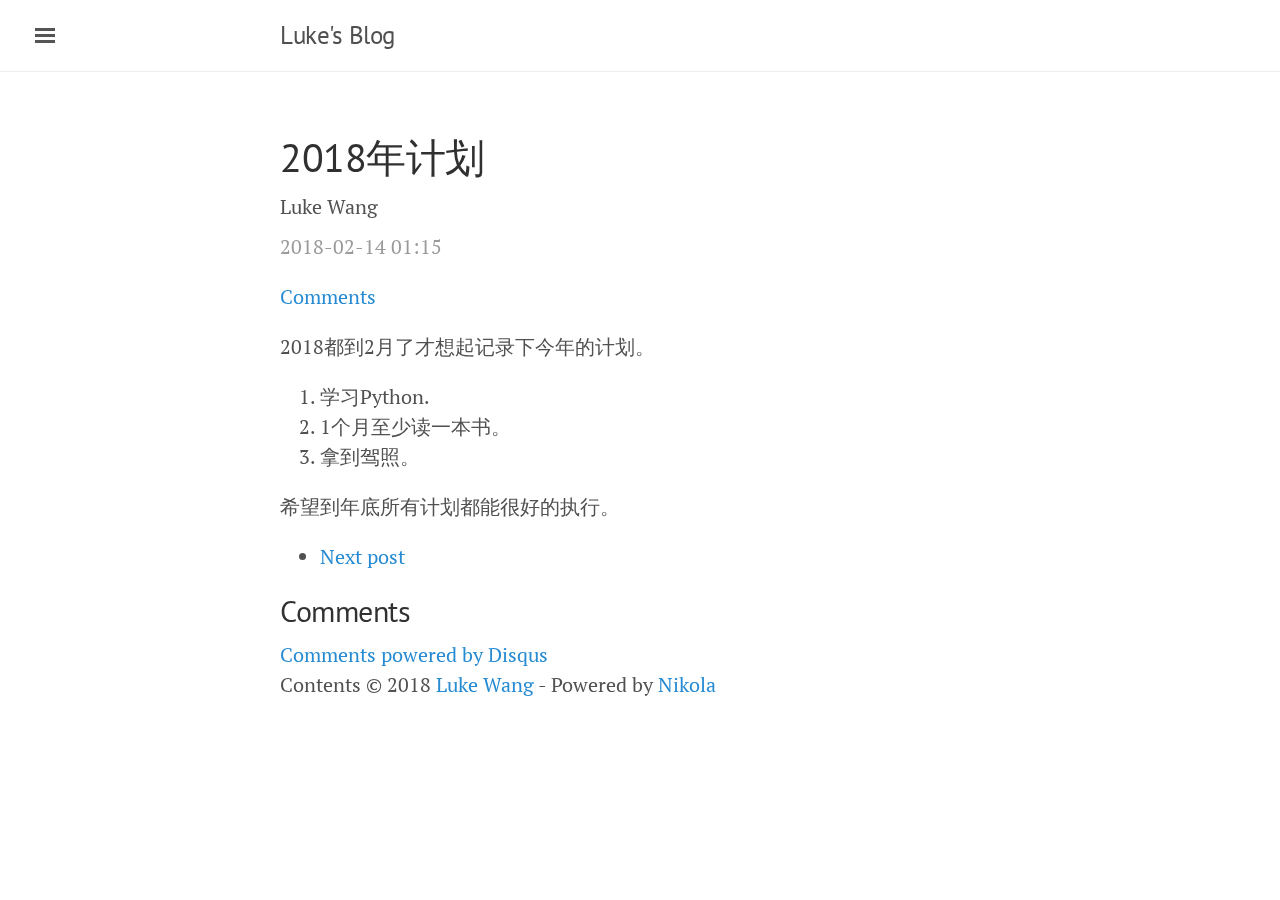
<file: posts/plan-for-2018/index.html>
<!DOCTYPE html>
<html prefix="og: http://ogp.me/ns# article: http://ogp.me/ns/article# " vocab="http://ogp.me/ns" lang="en">
<head>
<meta charset="utf-8">
<meta name="viewport" content="width=device-width">
<title>2018年计划 | Luke's Blog</title>
<link href="../../assets/css/all.css" rel="stylesheet" type="text/css">
<link rel="stylesheet" href="//fonts.googleapis.com/css?family=PT+Serif:400,400italic,700%7CPT+Sans:400">
<link rel="alternate" type="application/rss+xml" title="RSS" href="../../rss.xml">
<link rel="canonical" href="https://esir.me/posts/plan-for-2018/">
<!--[if lt IE 9]><script src="../../assets/js/html5.js"></script><![endif]--><meta name="author" content="Luke Wang">
<link rel="next" href="../ubuntu-14-service-networking-restart-not-working/" title="ubuntu 14通过service networking restart重启网络失败" type="text/html">
<meta property="og:site_name" content="Luke's Blog">
<meta property="og:title" content="2018年计划">
<meta property="og:url" content="https://esir.me/posts/plan-for-2018/">
<meta property="og:description" content="2018都到2月了才想起记录下今年的计划。

学习Python.
1个月至少读一本书。
拿到驾照。

希望到年底所有计划都能很好的执行。">
<meta property="og:type" content="article">
<meta property="article:published_time" content="2018-02-14T01:15:41+08:00">
</head>
<body>
    <a href="#content" class="sr-only sr-only-focusable">Skip to main content</a>
    <!-- Target for toggling the sidebar `.sidebar-checkbox` is for regular
            styles, `#sidebar-checkbox` for behavior. -->
    <input type="checkbox" class="sidebar-checkbox" id="sidebar-checkbox"><!-- Toggleable sidebar --><div class="sidebar" id="sidebar">
        <div class="sidebar-item">
            <p>A reserved <a href="https://getnikola.com" target="_blank">Nikola</a> theme that places the utmost gravity on content with a hidden drawer. Made by <a href="https://twitter.com/mdo" target="_blank">@mdo</a> for Jekyll,
            ported to Nikola by <a href="https://twitter.com/ralsina" target="_blank">@ralsina</a>.</p>
        </div>
        
    <nav id="menu" role="navigation" class="sidebar-nav"><a class="sidebar-nav-item" href="../../archive.html">Archive</a>
        <a class="sidebar-nav-item" href="../../categories/">Tags</a>
        <a class="sidebar-nav-item" href="../../rss.xml">RSS feed</a>
    
    
    </nav>
</div>

    <!-- Wrap is the content to shift when toggling the sidebar. We wrap the
         content to avoid any CSS collisions with our real content. -->
    <div class="wrap">
      <div class="masthead">
        <div class="container">
          
    <h3 id="brand" class="masthead-title">
      <a href="https://esir.me/" title="Luke's Blog" rel="home">Luke's Blog</a>
    </h3>

        </div>
      </div>

      <div class="container content" id="content">
        
<article class="post-text h-entry hentry postpage" itemscope="itemscope" itemtype="http://schema.org/Article"><header><h1 class="post-title p-name entry-title" itemprop="headline name"><a href="." class="u-url">2018年计划</a></h1>

        <div class="metadata">
            <p class="byline author vcard"><span class="byline-name fn">Luke Wang</span></p>
            <p class="dateline"><a href="." rel="bookmark"><time class="post-date published dt-published" datetime="2018-02-14T01:15:41+08:00" itemprop="datePublished" title="2018-02-14 01:15">2018-02-14 01:15</time></a></p>
                <p class="commentline">
        
    <a href="#disqus_thread" data-disqus-identifier="cache/posts/plan-for-2018.html">Comments</a>


        </p>
</div>
        

    </header><div class="e-content entry-content" itemprop="articleBody text">
    <div>
<p>2018都到2月了才想起记录下今年的计划。</p>
<ol>
<li>学习Python.</li>
<li>1个月至少读一本书。</li>
<li>拿到驾照。</li>
</ol>
<p>希望到年底所有计划都能很好的执行。</p>
</div>
    </div>
    <aside class="postpromonav"><nav><ul class="pager hidden-print">
<li class="next">
                <a href="../ubuntu-14-service-networking-restart-not-working/" rel="next" title="ubuntu 14通过service networking restart重启网络失败">Next post</a>
            </li>
        </ul></nav></aside><section class="comments hidden-print"><h2>Comments</h2>
        
        
        <div id="disqus_thread"></div>
        <script>
        var disqus_shortname ="esir",
            disqus_url="https://esir.me/posts/plan-for-2018/",
        disqus_title="2018\u5e74\u8ba1\u5212",
        disqus_identifier="cache/posts/plan-for-2018.html",
        disqus_config = function () {
            this.language = "en";
        };
        (function() {
            var dsq = document.createElement('script'); dsq.async = true;
            dsq.src = 'https://' + disqus_shortname + '.disqus.com/embed.js';
            (document.getElementsByTagName('head')[0] || document.getElementsByTagName('body')[0]).appendChild(dsq);
        })();
    </script><noscript>Please enable JavaScript to view the <a href="https://disqus.com/?ref_noscript" rel="nofollow">comments powered by Disqus.</a>
</noscript>
    <a href="https://disqus.com" class="dsq-brlink" rel="nofollow">Comments powered by <span class="logo-disqus">Disqus</span></a>


        </section></article><script>var disqus_shortname="esir";(function(){var a=document.createElement("script");a.async=true;a.src="https://"+disqus_shortname+".disqus.com/count.js";(document.getElementsByTagName("head")[0]||document.getElementsByTagName("body")[0]).appendChild(a)}());</script><footer id="footer"><p>Contents © 2018         <a href="mailto:hf.bluesky@gmail.com">Luke Wang</a> - Powered by         <a href="https://getnikola.com" rel="nofollow">Nikola</a>         </p>
            
        </footer>
</div>
    </div>
    <label for="sidebar-checkbox" class="sidebar-toggle"></label>
    
    
    
            <script src="../../assets/js/all-nocdn.js"></script><!-- fancy dates --><script>
    moment.locale("en");
    fancydates(0, "YYYY-MM-DD HH:mm");
    </script><!-- end fancy dates -->
</body>
</html>
</file>
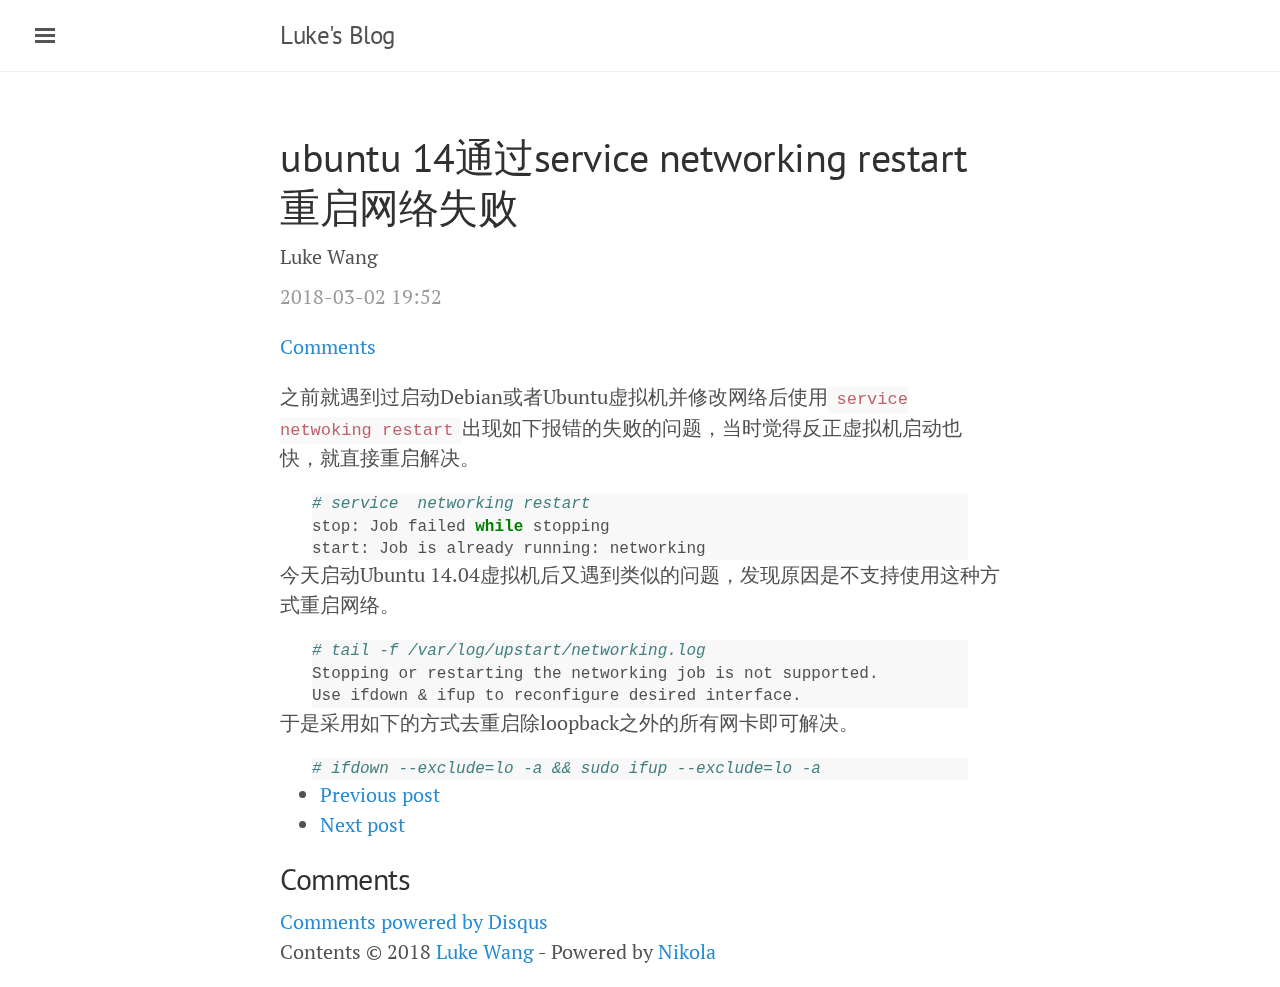
<file: posts/ubuntu-14-service-networking-restart-not-working/index.html>
<!DOCTYPE html>
<html prefix="og: http://ogp.me/ns# article: http://ogp.me/ns/article# " vocab="http://ogp.me/ns" lang="en">
<head>
<meta charset="utf-8">
<meta name="viewport" content="width=device-width">
<title>ubuntu 14通过service networking restart重启网络失败 | Luke's Blog</title>
<link href="../../assets/css/all.css" rel="stylesheet" type="text/css">
<link rel="stylesheet" href="//fonts.googleapis.com/css?family=PT+Serif:400,400italic,700%7CPT+Sans:400">
<link rel="alternate" type="application/rss+xml" title="RSS" href="../../rss.xml">
<link rel="canonical" href="https://esir.me/posts/ubuntu-14-service-networking-restart-not-working/">
<!--[if lt IE 9]><script src="../../assets/js/html5.js"></script><![endif]--><meta name="author" content="Luke Wang">
<link rel="prev" href="../plan-for-2018/" title="2018年计划" type="text/html">
<link rel="next" href="../openstack-swift-and-owncloud/" title="Openstack swift和Owncloud对接" type="text/html">
<meta property="og:site_name" content="Luke's Blog">
<meta property="og:title" content="ubuntu 14通过service networking restart重启网络失败">
<meta property="og:url" content="https://esir.me/posts/ubuntu-14-service-networking-restart-not-working/">
<meta property="og:description" content="之前就遇到过启动Debian或者Ubuntu虚拟机并修改网络后使用service netwoking restart出现如下报错的失败的问题，当时觉得反正虚拟机启动也快，就直接重启解决。
# service  networking restart
stop: Job failed while stopping
start: Job is already running: networking


">
<meta property="og:type" content="article">
<meta property="article:published_time" content="2018-03-02T19:52:54+08:00">
</head>
<body>
    <a href="#content" class="sr-only sr-only-focusable">Skip to main content</a>
    <!-- Target for toggling the sidebar `.sidebar-checkbox` is for regular
            styles, `#sidebar-checkbox` for behavior. -->
    <input type="checkbox" class="sidebar-checkbox" id="sidebar-checkbox"><!-- Toggleable sidebar --><div class="sidebar" id="sidebar">
        <div class="sidebar-item">
            <p>A reserved <a href="https://getnikola.com" target="_blank">Nikola</a> theme that places the utmost gravity on content with a hidden drawer. Made by <a href="https://twitter.com/mdo" target="_blank">@mdo</a> for Jekyll,
            ported to Nikola by <a href="https://twitter.com/ralsina" target="_blank">@ralsina</a>.</p>
        </div>
        
    <nav id="menu" role="navigation" class="sidebar-nav"><a class="sidebar-nav-item" href="../../archive.html">Archive</a>
        <a class="sidebar-nav-item" href="../../categories/">Tags</a>
        <a class="sidebar-nav-item" href="../../rss.xml">RSS feed</a>
    
    
    </nav>
</div>

    <!-- Wrap is the content to shift when toggling the sidebar. We wrap the
         content to avoid any CSS collisions with our real content. -->
    <div class="wrap">
      <div class="masthead">
        <div class="container">
          
    <h3 id="brand" class="masthead-title">
      <a href="https://esir.me/" title="Luke's Blog" rel="home">Luke's Blog</a>
    </h3>

        </div>
      </div>

      <div class="container content" id="content">
        
<article class="post-text h-entry hentry postpage" itemscope="itemscope" itemtype="http://schema.org/Article"><header><h1 class="post-title p-name entry-title" itemprop="headline name"><a href="." class="u-url">ubuntu 14通过service networking restart重启网络失败</a></h1>

        <div class="metadata">
            <p class="byline author vcard"><span class="byline-name fn">Luke Wang</span></p>
            <p class="dateline"><a href="." rel="bookmark"><time class="post-date published dt-published" datetime="2018-03-02T19:52:54+08:00" itemprop="datePublished" title="2018-03-02 19:52">2018-03-02 19:52</time></a></p>
                <p class="commentline">
        
    <a href="#disqus_thread" data-disqus-identifier="cache/posts/ubuntu-14-service-networking-restart-not-working.html">Comments</a>


        </p>
</div>
        

    </header><div class="e-content entry-content" itemprop="articleBody text">
    <div>
<p>之前就遇到过启动Debian或者Ubuntu虚拟机并修改网络后使用<code>service netwoking restart</code>出现如下报错的失败的问题，当时觉得反正虚拟机启动也快，就直接重启解决。</p>
<pre class="code literal-block"><span></span><span class="c1"># service  networking restart</span>
stop: Job failed <span class="k">while</span> stopping
start: Job is already running: networking
</pre>


<p>今天启动Ubuntu 14.04虚拟机后又遇到类似的问题，发现原因是不支持使用这种方式重启网络。</p>
<pre class="code literal-block"><span></span><span class="c1"># tail -f /var/log/upstart/networking.log</span>
Stopping or restarting the networking job is not supported.
Use ifdown <span class="p">&amp;</span> ifup to reconfigure desired interface.
</pre>


<p>于是采用如下的方式去重启除loopback之外的所有网卡即可解决。</p>
<pre class="code literal-block"><span></span><span class="c1"># ifdown --exclude=lo -a &amp;&amp; sudo ifup --exclude=lo -a</span>
</pre>
</div>
    </div>
    <aside class="postpromonav"><nav><ul class="pager hidden-print">
<li class="previous">
                <a href="../plan-for-2018/" rel="prev" title="2018年计划">Previous post</a>
            </li>
            <li class="next">
                <a href="../openstack-swift-and-owncloud/" rel="next" title="Openstack swift和Owncloud对接">Next post</a>
            </li>
        </ul></nav></aside><section class="comments hidden-print"><h2>Comments</h2>
        
        
        <div id="disqus_thread"></div>
        <script>
        var disqus_shortname ="esir",
            disqus_url="https://esir.me/posts/ubuntu-14-service-networking-restart-not-working/",
        disqus_title="ubuntu 14\u901a\u8fc7service networking restart\u91cd\u542f\u7f51\u7edc\u5931\u8d25",
        disqus_identifier="cache/posts/ubuntu-14-service-networking-restart-not-working.html",
        disqus_config = function () {
            this.language = "en";
        };
        (function() {
            var dsq = document.createElement('script'); dsq.async = true;
            dsq.src = 'https://' + disqus_shortname + '.disqus.com/embed.js';
            (document.getElementsByTagName('head')[0] || document.getElementsByTagName('body')[0]).appendChild(dsq);
        })();
    </script><noscript>Please enable JavaScript to view the <a href="https://disqus.com/?ref_noscript" rel="nofollow">comments powered by Disqus.</a>
</noscript>
    <a href="https://disqus.com" class="dsq-brlink" rel="nofollow">Comments powered by <span class="logo-disqus">Disqus</span></a>


        </section></article><script>var disqus_shortname="esir";(function(){var a=document.createElement("script");a.async=true;a.src="https://"+disqus_shortname+".disqus.com/count.js";(document.getElementsByTagName("head")[0]||document.getElementsByTagName("body")[0]).appendChild(a)}());</script><footer id="footer"><p>Contents © 2018         <a href="mailto:hf.bluesky@gmail.com">Luke Wang</a> - Powered by         <a href="https://getnikola.com" rel="nofollow">Nikola</a>         </p>
            
        </footer>
</div>
    </div>
    <label for="sidebar-checkbox" class="sidebar-toggle"></label>
    
    
    
            <script src="../../assets/js/all-nocdn.js"></script><!-- fancy dates --><script>
    moment.locale("en");
    fancydates(0, "YYYY-MM-DD HH:mm");
    </script><!-- end fancy dates -->
</body>
</html>
</file>
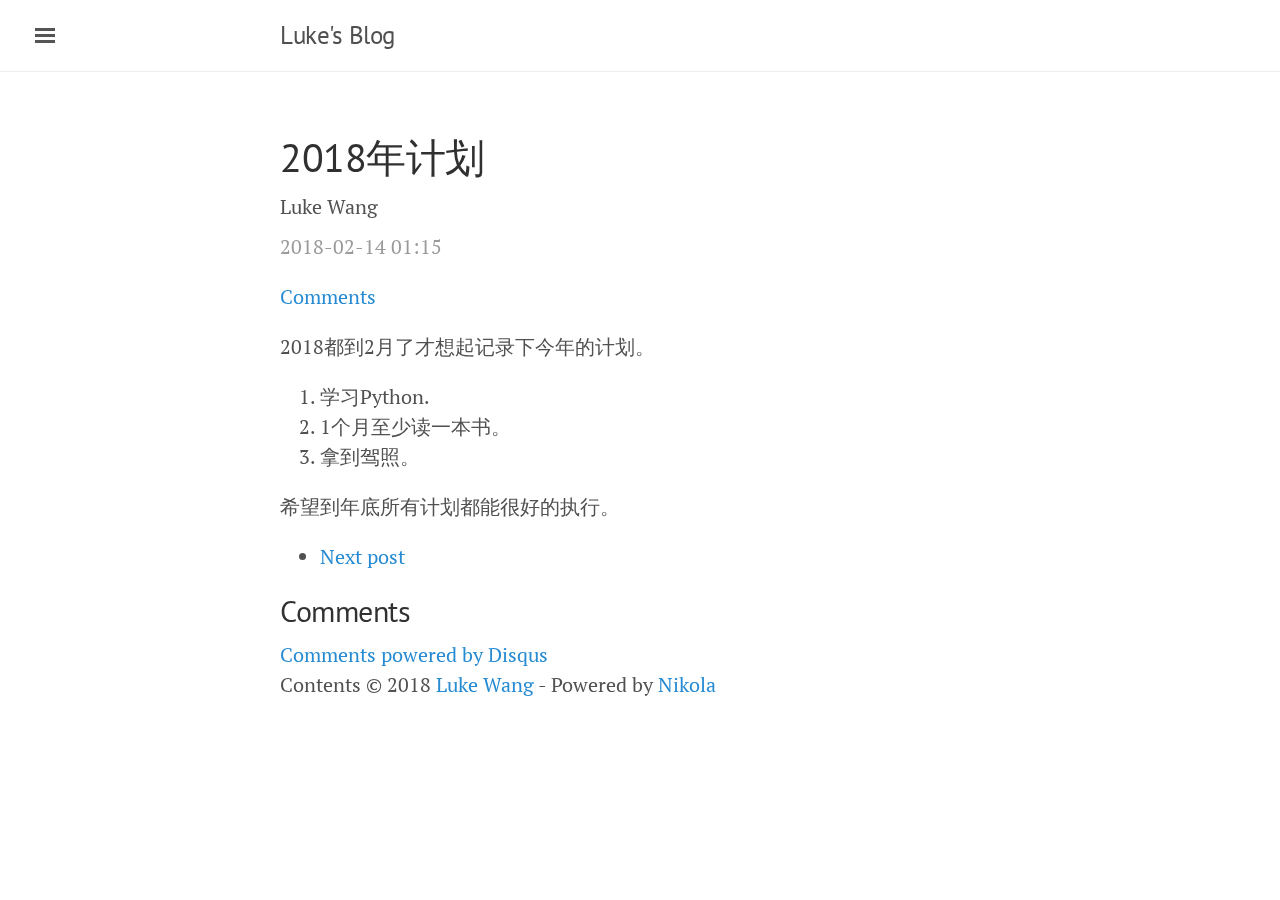
<file: output/posts/plan-for-2018/index.html>
<!DOCTYPE html>
<html prefix="og: http://ogp.me/ns# article: http://ogp.me/ns/article# " vocab="http://ogp.me/ns" lang="en">
<head>
<meta charset="utf-8">
<meta name="viewport" content="width=device-width">
<title>2018年计划 | Luke's Blog</title>
<link href="../../assets/css/all.css" rel="stylesheet" type="text/css">
<link rel="stylesheet" href="//fonts.googleapis.com/css?family=PT+Serif:400,400italic,700%7CPT+Sans:400">
<link rel="alternate" type="application/rss+xml" title="RSS" href="../../rss.xml">
<link rel="canonical" href="https://esir.me/posts/plan-for-2018/">
<!--[if lt IE 9]><script src="../../assets/js/html5.js"></script><![endif]--><meta name="author" content="Luke Wang">
<link rel="next" href="../ubuntu-14-service-networking-restart-not-working/" title="ubuntu 14通过service networking restart重启网络失败" type="text/html">
<meta property="og:site_name" content="Luke's Blog">
<meta property="og:title" content="2018年计划">
<meta property="og:url" content="https://esir.me/posts/plan-for-2018/">
<meta property="og:description" content="2018都到2月了才想起记录下今年的计划。

学习Python.
1个月至少读一本书。
拿到驾照。

希望到年底所有计划都能很好的执行。">
<meta property="og:type" content="article">
<meta property="article:published_time" content="2018-02-14T01:15:41+08:00">
</head>
<body>
    <a href="#content" class="sr-only sr-only-focusable">Skip to main content</a>
    <!-- Target for toggling the sidebar `.sidebar-checkbox` is for regular
            styles, `#sidebar-checkbox` for behavior. -->
    <input type="checkbox" class="sidebar-checkbox" id="sidebar-checkbox"><!-- Toggleable sidebar --><div class="sidebar" id="sidebar">
        <div class="sidebar-item">
            <p>A reserved <a href="https://getnikola.com" target="_blank">Nikola</a> theme that places the utmost gravity on content with a hidden drawer. Made by <a href="https://twitter.com/mdo" target="_blank">@mdo</a> for Jekyll,
            ported to Nikola by <a href="https://twitter.com/ralsina" target="_blank">@ralsina</a>.</p>
        </div>
        
    <nav id="menu" role="navigation" class="sidebar-nav"><a class="sidebar-nav-item" href="../../archive.html">Archive</a>
        <a class="sidebar-nav-item" href="../../categories/">Tags</a>
        <a class="sidebar-nav-item" href="../../rss.xml">RSS feed</a>
    
    
    </nav>
</div>

    <!-- Wrap is the content to shift when toggling the sidebar. We wrap the
         content to avoid any CSS collisions with our real content. -->
    <div class="wrap">
      <div class="masthead">
        <div class="container">
          
    <h3 id="brand" class="masthead-title">
      <a href="https://esir.me/" title="Luke's Blog" rel="home">Luke's Blog</a>
    </h3>

        </div>
      </div>

      <div class="container content" id="content">
        
<article class="post-text h-entry hentry postpage" itemscope="itemscope" itemtype="http://schema.org/Article"><header><h1 class="post-title p-name entry-title" itemprop="headline name"><a href="." class="u-url">2018年计划</a></h1>

        <div class="metadata">
            <p class="byline author vcard"><span class="byline-name fn">Luke Wang</span></p>
            <p class="dateline"><a href="." rel="bookmark"><time class="post-date published dt-published" datetime="2018-02-14T01:15:41+08:00" itemprop="datePublished" title="2018-02-14 01:15">2018-02-14 01:15</time></a></p>
                <p class="commentline">
        
    <a href="#disqus_thread" data-disqus-identifier="cache/posts/plan-for-2018.html">Comments</a>


        </p>
</div>
        

    </header><div class="e-content entry-content" itemprop="articleBody text">
    <div>
<p>2018都到2月了才想起记录下今年的计划。</p>
<ol>
<li>学习Python.</li>
<li>1个月至少读一本书。</li>
<li>拿到驾照。</li>
</ol>
<p>希望到年底所有计划都能很好的执行。</p>
</div>
    </div>
    <aside class="postpromonav"><nav><ul class="pager hidden-print">
<li class="next">
                <a href="../ubuntu-14-service-networking-restart-not-working/" rel="next" title="ubuntu 14通过service networking restart重启网络失败">Next post</a>
            </li>
        </ul></nav></aside><section class="comments hidden-print"><h2>Comments</h2>
        
        
        <div id="disqus_thread"></div>
        <script>
        var disqus_shortname ="esir",
            disqus_url="https://esir.me/posts/plan-for-2018/",
        disqus_title="2018\u5e74\u8ba1\u5212",
        disqus_identifier="cache/posts/plan-for-2018.html",
        disqus_config = function () {
            this.language = "en";
        };
        (function() {
            var dsq = document.createElement('script'); dsq.async = true;
            dsq.src = 'https://' + disqus_shortname + '.disqus.com/embed.js';
            (document.getElementsByTagName('head')[0] || document.getElementsByTagName('body')[0]).appendChild(dsq);
        })();
    </script><noscript>Please enable JavaScript to view the <a href="https://disqus.com/?ref_noscript" rel="nofollow">comments powered by Disqus.</a>
</noscript>
    <a href="https://disqus.com" class="dsq-brlink" rel="nofollow">Comments powered by <span class="logo-disqus">Disqus</span></a>


        </section></article><script>var disqus_shortname="esir";(function(){var a=document.createElement("script");a.async=true;a.src="https://"+disqus_shortname+".disqus.com/count.js";(document.getElementsByTagName("head")[0]||document.getElementsByTagName("body")[0]).appendChild(a)}());</script><footer id="footer"><p>Contents © 2018         <a href="mailto:hf.bluesky@gmail.com">Luke Wang</a> - Powered by         <a href="https://getnikola.com" rel="nofollow">Nikola</a>         </p>
            
        </footer>
</div>
    </div>
    <label for="sidebar-checkbox" class="sidebar-toggle"></label>
    
    
    
            <script src="../../assets/js/all-nocdn.js"></script><!-- fancy dates --><script>
    moment.locale("en");
    fancydates(0, "YYYY-MM-DD HH:mm");
    </script><!-- end fancy dates -->
</body>
</html>
</file>
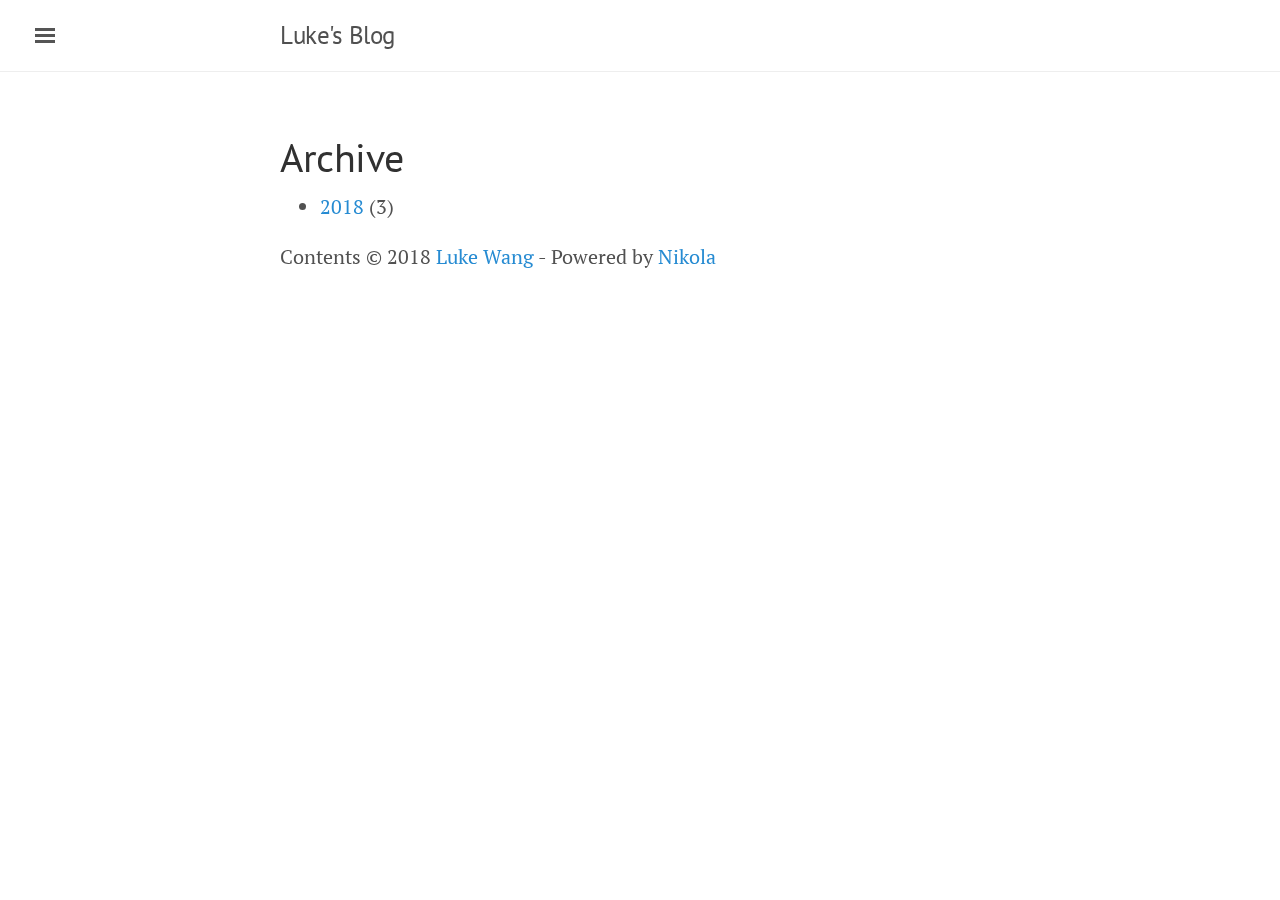
<file: archive.html>
<!DOCTYPE html>
<html prefix="og: http://ogp.me/ns# article: http://ogp.me/ns/article# " vocab="http://ogp.me/ns" lang="en">
<head>
<meta charset="utf-8">
<meta name="description" content="Luke's Blog">
<meta name="viewport" content="width=device-width">
<title>Archive | Luke's Blog</title>
<link href="assets/css/all.css" rel="stylesheet" type="text/css">
<link rel="stylesheet" href="//fonts.googleapis.com/css?family=PT+Serif:400,400italic,700%7CPT+Sans:400">
<link rel="alternate" type="application/rss+xml" title="RSS" href="rss.xml">
<link rel="canonical" href="https://esir.me/archive.html">
<!--[if lt IE 9]><script src="assets/js/html5.js"></script><![endif]-->
</head>
<body>
    <a href="#content" class="sr-only sr-only-focusable">Skip to main content</a>
    <!-- Target for toggling the sidebar `.sidebar-checkbox` is for regular
            styles, `#sidebar-checkbox` for behavior. -->
    <input type="checkbox" class="sidebar-checkbox" id="sidebar-checkbox"><!-- Toggleable sidebar --><div class="sidebar" id="sidebar">
        <div class="sidebar-item">
            <p>A reserved <a href="https://getnikola.com" target="_blank">Nikola</a> theme that places the utmost gravity on content with a hidden drawer. Made by <a href="https://twitter.com/mdo" target="_blank">@mdo</a> for Jekyll,
            ported to Nikola by <a href="https://twitter.com/ralsina" target="_blank">@ralsina</a>.</p>
        </div>
        
    <nav id="menu" role="navigation" class="sidebar-nav"><a class="sidebar-nav-item" href="#">Archive</a>
        <a class="sidebar-nav-item" href="categories/">Tags</a>
        <a class="sidebar-nav-item" href="rss.xml">RSS feed</a>
    
    
    </nav>
</div>

    <!-- Wrap is the content to shift when toggling the sidebar. We wrap the
         content to avoid any CSS collisions with our real content. -->
    <div class="wrap">
      <div class="masthead">
        <div class="container">
          
    <h3 id="brand" class="masthead-title">
      <a href="https://esir.me/" title="Luke's Blog" rel="home">Luke's Blog</a>
    </h3>

        </div>
      </div>

      <div class="container content" id="content">
        
<article class="listpage"><header><h1>Archive</h1>
    </header><ul class="postlist"><li>
<a href="2018/">2018</a>
            (3)
    </li></ul></article><footer id="footer"><p>Contents © 2018         <a href="mailto:hf.bluesky@gmail.com">Luke Wang</a> - Powered by         <a href="https://getnikola.com" rel="nofollow">Nikola</a>         </p>
            
        </footer>
</div>
    </div>
    <label for="sidebar-checkbox" class="sidebar-toggle"></label>
    
    
    
            <script src="assets/js/all-nocdn.js"></script><!-- fancy dates --><script>
    moment.locale("en");
    fancydates(0, "YYYY-MM-DD HH:mm");
    </script><!-- end fancy dates -->
</body>
</html>
</file>
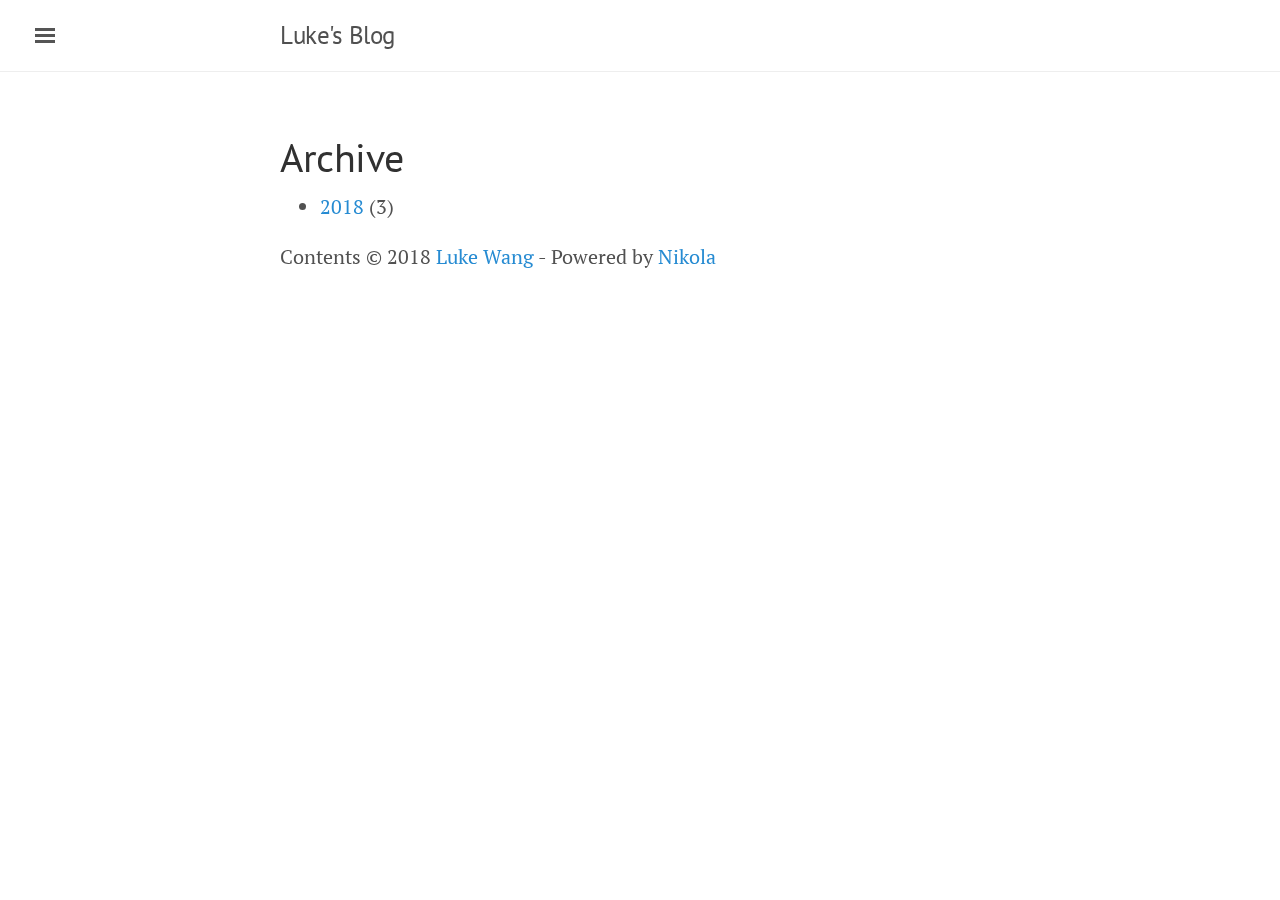
<file: output/archive.html>
<!DOCTYPE html>
<html prefix="og: http://ogp.me/ns# article: http://ogp.me/ns/article# " vocab="http://ogp.me/ns" lang="en">
<head>
<meta charset="utf-8">
<meta name="description" content="Luke's Blog">
<meta name="viewport" content="width=device-width">
<title>Archive | Luke's Blog</title>
<link href="assets/css/all.css" rel="stylesheet" type="text/css">
<link rel="stylesheet" href="//fonts.googleapis.com/css?family=PT+Serif:400,400italic,700%7CPT+Sans:400">
<link rel="alternate" type="application/rss+xml" title="RSS" href="rss.xml">
<link rel="canonical" href="https://esir.me/archive.html">
<!--[if lt IE 9]><script src="assets/js/html5.js"></script><![endif]-->
</head>
<body>
    <a href="#content" class="sr-only sr-only-focusable">Skip to main content</a>
    <!-- Target for toggling the sidebar `.sidebar-checkbox` is for regular
            styles, `#sidebar-checkbox` for behavior. -->
    <input type="checkbox" class="sidebar-checkbox" id="sidebar-checkbox"><!-- Toggleable sidebar --><div class="sidebar" id="sidebar">
        <div class="sidebar-item">
            <p>A reserved <a href="https://getnikola.com" target="_blank">Nikola</a> theme that places the utmost gravity on content with a hidden drawer. Made by <a href="https://twitter.com/mdo" target="_blank">@mdo</a> for Jekyll,
            ported to Nikola by <a href="https://twitter.com/ralsina" target="_blank">@ralsina</a>.</p>
        </div>
        
    <nav id="menu" role="navigation" class="sidebar-nav"><a class="sidebar-nav-item" href="#">Archive</a>
        <a class="sidebar-nav-item" href="categories/">Tags</a>
        <a class="sidebar-nav-item" href="rss.xml">RSS feed</a>
    
    
    </nav>
</div>

    <!-- Wrap is the content to shift when toggling the sidebar. We wrap the
         content to avoid any CSS collisions with our real content. -->
    <div class="wrap">
      <div class="masthead">
        <div class="container">
          
    <h3 id="brand" class="masthead-title">
      <a href="https://esir.me/" title="Luke's Blog" rel="home">Luke's Blog</a>
    </h3>

        </div>
      </div>

      <div class="container content" id="content">
        
<article class="listpage"><header><h1>Archive</h1>
    </header><ul class="postlist"><li>
<a href="2018/">2018</a>
            (3)
    </li></ul></article><footer id="footer"><p>Contents © 2018         <a href="mailto:hf.bluesky@gmail.com">Luke Wang</a> - Powered by         <a href="https://getnikola.com" rel="nofollow">Nikola</a>         </p>
            
        </footer>
</div>
    </div>
    <label for="sidebar-checkbox" class="sidebar-toggle"></label>
    
    
    
            <script src="assets/js/all-nocdn.js"></script><!-- fancy dates --><script>
    moment.locale("en");
    fancydates(0, "YYYY-MM-DD HH:mm");
    </script><!-- end fancy dates -->
</body>
</html>
</file>
<file: assets/css/all.css>
@import url("html4css1.css");
@import url("nikola_rst.css");

/* code.css file generated by Nikola */
pre.code .hll { background-color: #ffffcc }
pre.code  { background: #f8f8f8; }
pre.code .c { color: #408080; font-style: italic } /* Comment */
pre.code .err { border: 1px solid #FF0000 } /* Error */
pre.code .k { color: #008000; font-weight: bold } /* Keyword */
pre.code .o { color: #666666 } /* Operator */
pre.code .ch { color: #408080; font-style: italic } /* Comment.Hashbang */
pre.code .cm { color: #408080; font-style: italic } /* Comment.Multiline */
pre.code .cp { color: #BC7A00 } /* Comment.Preproc */
pre.code .cpf { color: #408080; font-style: italic } /* Comment.PreprocFile */
pre.code .c1 { color: #408080; font-style: italic } /* Comment.Single */
pre.code .cs { color: #408080; font-style: italic } /* Comment.Special */
pre.code .gd { color: #A00000 } /* Generic.Deleted */
pre.code .ge { font-style: italic } /* Generic.Emph */
pre.code .gr { color: #FF0000 } /* Generic.Error */
pre.code .gh { color: #000080; font-weight: bold } /* Generic.Heading */
pre.code .gi { color: #00A000 } /* Generic.Inserted */
pre.code .go { color: #888888 } /* Generic.Output */
pre.code .gp { color: #000080; font-weight: bold } /* Generic.Prompt */
pre.code .gs { font-weight: bold } /* Generic.Strong */
pre.code .gu { color: #800080; font-weight: bold } /* Generic.Subheading */
pre.code .gt { color: #0044DD } /* Generic.Traceback */
pre.code .kc { color: #008000; font-weight: bold } /* Keyword.Constant */
pre.code .kd { color: #008000; font-weight: bold } /* Keyword.Declaration */
pre.code .kn { color: #008000; font-weight: bold } /* Keyword.Namespace */
pre.code .kp { color: #008000 } /* Keyword.Pseudo */
pre.code .kr { color: #008000; font-weight: bold } /* Keyword.Reserved */
pre.code .kt { color: #B00040 } /* Keyword.Type */
pre.code .m { color: #666666 } /* Literal.Number */
pre.code .s { color: #BA2121 } /* Literal.String */
pre.code .na { color: #7D9029 } /* Name.Attribute */
pre.code .nb { color: #008000 } /* Name.Builtin */
pre.code .nc { color: #0000FF; font-weight: bold } /* Name.Class */
pre.code .no { color: #880000 } /* Name.Constant */
pre.code .nd { color: #AA22FF } /* Name.Decorator */
pre.code .ni { color: #999999; font-weight: bold } /* Name.Entity */
pre.code .ne { color: #D2413A; font-weight: bold } /* Name.Exception */
pre.code .nf { color: #0000FF } /* Name.Function */
pre.code .nl { color: #A0A000 } /* Name.Label */
pre.code .nn { color: #0000FF; font-weight: bold } /* Name.Namespace */
pre.code .nt { color: #008000; font-weight: bold } /* Name.Tag */
pre.code .nv { color: #19177C } /* Name.Variable */
pre.code .ow { color: #AA22FF; font-weight: bold } /* Operator.Word */
pre.code .w { color: #bbbbbb } /* Text.Whitespace */
pre.code .mb { color: #666666 } /* Literal.Number.Bin */
pre.code .mf { color: #666666 } /* Literal.Number.Float */
pre.code .mh { color: #666666 } /* Literal.Number.Hex */
pre.code .mi { color: #666666 } /* Literal.Number.Integer */
pre.code .mo { color: #666666 } /* Literal.Number.Oct */
pre.code .sa { color: #BA2121 } /* Literal.String.Affix */
pre.code .sb { color: #BA2121 } /* Literal.String.Backtick */
pre.code .sc { color: #BA2121 } /* Literal.String.Char */
pre.code .dl { color: #BA2121 } /* Literal.String.Delimiter */
pre.code .sd { color: #BA2121; font-style: italic } /* Literal.String.Doc */
pre.code .s2 { color: #BA2121 } /* Literal.String.Double */
pre.code .se { color: #BB6622; font-weight: bold } /* Literal.String.Escape */
pre.code .sh { color: #BA2121 } /* Literal.String.Heredoc */
pre.code .si { color: #BB6688; font-weight: bold } /* Literal.String.Interpol */
pre.code .sx { color: #008000 } /* Literal.String.Other */
pre.code .sr { color: #BB6688 } /* Literal.String.Regex */
pre.code .s1 { color: #BA2121 } /* Literal.String.Single */
pre.code .ss { color: #19177C } /* Literal.String.Symbol */
pre.code .bp { color: #008000 } /* Name.Builtin.Pseudo */
pre.code .fm { color: #0000FF } /* Name.Function.Magic */
pre.code .vc { color: #19177C } /* Name.Variable.Class */
pre.code .vg { color: #19177C } /* Name.Variable.Global */
pre.code .vi { color: #19177C } /* Name.Variable.Instance */
pre.code .vm { color: #19177C } /* Name.Variable.Magic */
pre.code .il { color: #666666 } /* Literal.Number.Integer.Long */
table.codetable { width: 100%;} td.linenos {text-align: right; width: 4em;}

/*
 *                        ___
 *                       /\_ \
 *  _____     ___     ___\//\ \      __
 * /\ '__`\  / __`\  / __`\\ \ \   /'__`\
 * \ \ \_\ \/\ \_\ \/\ \_\ \\_\ \_/\  __/
 *  \ \ ,__/\ \____/\ \____//\____\ \____\
 *   \ \ \/  \/___/  \/___/ \/____/\/____/
 *    \ \_\
 *     \/_/
 *
 * Designed, built, and released under MIT license by @mdo. Learn more at
 * https://github.com/poole/poole.
 */


/*
 * Contents
 *
 * Body resets
 * Custom type
 * Messages
 * Container
 * Masthead
 * Posts and pages
 * Pagination
 * Reverse layout
 * Themes
 */


/*
 * Body resets
 *
 * Update the foundational and global aspects of the page.
 */

* {
  -webkit-box-sizing: border-box;
     -moz-box-sizing: border-box;
          box-sizing: border-box;
}

html,
body {
  margin: 0;
  padding: 0;
}

html {
  font-family: "Helvetica Neue", Helvetica, Arial, sans-serif;
  font-size: 16px;
  line-height: 1.5;
}
@media (min-width: 38em) {
  html {
    font-size: 20px;
  }
}

body {
  color: #515151;
  background-color: #fff;
  -webkit-text-size-adjust: 100%;
      -ms-text-size-adjust: 100%;
}

/* No `:visited` state is required by default (browsers will use `a`) */
a {
  color: #268bd2;
  text-decoration: none;
}
a strong {
  color: inherit;
}
/* `:focus` is linked to `:hover` for basic accessibility */
a:hover,
a:focus {
  text-decoration: underline;
}

/* Headings */
h1, h2, h3, h4, h5, h6 {
  margin-bottom: .5rem;
  font-weight: bold;
  line-height: 1.25;
  color: #313131;
  text-rendering: optimizeLegibility;
}
h1 {
  font-size: 2rem;
}
h2 {
  margin-top: 1rem;
  font-size: 1.5rem;
}
h3 {
  margin-top: 1.5rem;
  font-size: 1.25rem;
}
h4, h5, h6 {
  margin-top: 1rem;
  font-size: 1rem;
}

/* Body text */
p {
  margin-top: 0;
  margin-bottom: 1rem;
}

strong {
  color: #303030;
}


/* Lists */
ul, ol, dl {
  margin-top: 0;
  margin-bottom: 1rem;
}

dt {
  font-weight: bold;
}
dd {
  margin-bottom: .5rem;
}

/* Misc */
hr {
  position: relative;
  margin: 1.5rem 0;
  border: 0;
  border-top: 1px solid #eee;
  border-bottom: 1px solid #fff;
}

abbr {
  font-size: 85%;
  font-weight: bold;
  color: #555;
  text-transform: uppercase;
}
abbr[title] {
  cursor: help;
  border-bottom: 1px dotted #e5e5e5;
}

/* Code */
code,
pre {
  font-family: Menlo, Monaco, "Courier New", monospace;
}
code {
  padding: .25em .5em;
  font-size: 85%;
  color: #bf616a;
  background-color: #f9f9f9;
  border-radius: 3px;
}
pre {
  display: block;
  margin-top: 0;
  margin-bottom: 0;
  padding: 0;
  font-size: .8rem;
  line-height: 1.4;
  white-space: pre;
  overflow: auto;
  word-break: break-all;
  word-wrap: break-word;
  background-color: #f9f9f9;
}
pre code {
  padding: 0;
  font-size: 100%;
  color: inherit;
  background-color: transparent;
}

/* Pygments via Jekyll */
.highlight {
  margin-bottom: 1rem;
  border-radius: 4px;
}
.highlight pre {
  margin-bottom: 0;
}

/* Gist via GitHub Pages */
.gist .gist-file {
  font-family: Menlo, Monaco, "Courier New", monospace !important;
}
.gist .markdown-body {
  padding: 15px;
}
.gist pre {
  padding: 0;
  background-color: transparent;
}
.gist .gist-file .gist-data {
  font-size: .8rem !important;
  line-height: 1.4;
}
.gist code {
  padding: 0;
  color: inherit;
  background-color: transparent;
  border-radius: 0;
}

/* Quotes */
blockquote {
  padding: .5rem 1rem;
  margin: .8rem 0;
  color: #7a7a7a;
  border-left: .25rem solid #e5e5e5;
}
blockquote p:last-child {
  margin-bottom: 0;
}
@media (min-width: 30em) {
  blockquote {
    padding-right: 5rem;
    padding-left: 1.25rem;
  }
}

img {
  display: block;
  max-width: 100%;
  margin: 0 0 1rem;
  border-radius: 5px;
}

/* Tables */
table {
  margin-bottom: 1rem;
  width: 100%;
  border: 1px solid #e5e5e5;
  border-collapse: collapse;
}
td,
th {
  padding: .25rem .5rem;
  border: 1px solid #e5e5e5;
}
tbody tr:nth-child(odd) td,
tbody tr:nth-child(odd) th {
  background-color: #f9f9f9;
}


/*
 * Custom type
 *
 * Extend paragraphs with `.lead` for larger introductory text.
 */

.lead {
  font-size: 1.25rem;
  font-weight: 300;
}


/*
 * Messages
 *
 * Show alert messages to users. You may add it to single elements like a `<p>`,
 * or to a parent if there are multiple elements to show.
 */

.message {
  margin-bottom: 1rem;
  padding: 1rem;
  color: #717171;
  background-color: #f9f9f9;
}


/*
 * Container
 *
 * Center the page content.
 */

.container {
  max-width: 38rem;
  padding-left:  1rem;
  padding-right: 1rem;
  margin-left:  auto;
  margin-right: auto;
}


/*
 * Masthead
 *
 * Super small header above the content for site name and short description.
 */

.masthead {
  padding-top:    1rem;
  padding-bottom: 1rem;
  margin-bottom: 3rem;
}
.masthead-title {
  margin-top: 0;
  margin-bottom: 0;
  color: #505050;
}
.masthead-title a {
  color: #505050;
}
.masthead-title small {
  font-size: 75%;
  font-weight: 400;
  color: #c0c0c0;
  letter-spacing: 0;
}


/*
 * Posts and pages
 *
 * Each post is wrapped in `.post` and is used on default and post layouts. Each
 * page is wrapped in `.page` and is only used on the page layout.
 */

.page,
.post {
  margin-bottom: 4em;
}

/* Blog post or page title */
.page-title,
.post-title,
.post-title a {
  color: #303030;
}
.page-title,
.post-title {
  margin-top: 0;
}

/* Meta data line below post title */
.post-date {
  display: block;
  margin-top: -.5rem;
  margin-bottom: 1rem;
  color: #9a9a9a;
}

/* Related posts */
.related {
  padding-top: 2rem;
  padding-bottom: 2rem;
  border-top: 1px solid #eee;
}
.related-posts {
  padding-left: 0;
  list-style: none;
}
.related-posts h3 {
  margin-top: 0;
}
.related-posts li small {
  font-size: 75%;
  color: #999;
}
.related-posts li a:hover {
  color: #268bd2;
  text-decoration: none;
}
.related-posts li a:hover small {
  color: inherit;
}


/*
 * Pagination
 *
 * Super lightweight (HTML-wise) blog pagination. `span`s are provide for when
 * there are no more previous or next posts to show.
 */

.pagination {
  overflow: hidden; /* clearfix */
  margin-left: -1rem;
  margin-right: -1rem;
  font-family: "PT Sans", Helvetica, Arial, sans-serif;
  color: #ccc;
  text-align: center;
}

/* Pagination items can be `span`s or `a`s */
.pagination-item {
  display: block;
  padding: 1rem;
  border: 1px solid #eee;
}
.pagination-item:first-child {
  margin-bottom: -1px;
}

/* Only provide a hover state for linked pagination items */
a.pagination-item:hover {
  background-color: #f5f5f5;
}

@media (min-width: 30em) {
  .pagination {
    margin: 3rem 0;
  }
  .pagination-item {
    float: left;
    width: 50%;
  }
  .pagination-item:first-child {
    margin-bottom: 0;
    border-top-left-radius:    4px;
    border-bottom-left-radius: 4px;
  }
  .pagination-item:last-child {
    margin-left: -1px;
    border-top-right-radius:    4px;
    border-bottom-right-radius: 4px;
  }
}

/* Nikola fixes */
.codetable {
    table-layout: fixed;
}

.codetable pre {
    overflow-x: scroll;
}

/*
 *  ___
 * /\_ \
 * \//\ \      __      ___   __  __    ___     ___
 *   \ \ \   /'__`\  /' _ `\/\ \/\ \  / __`\ /' _ `\
 *    \_\ \_/\ \_\.\_/\ \/\ \ \ \_\ \/\ \_\ \/\ \/\ \
 *    /\____\ \__/.\_\ \_\ \_\/`____ \ \____/\ \_\ \_\
 *    \/____/\/__/\/_/\/_/\/_/`/___/> \/___/  \/_/\/_/
 *                               /\___/
 *                               \/__/
 *
 * Designed, built, and released under MIT license by @mdo. Learn more at
 * https://github.com/poole/lanyon.
 */


/*
 * Contents
 *
 * Global resets
 * Masthead
 * Sidebar
 * Slide effect
 * Posts and pages
 * Pagination
 * Reverse layout
 * Themes
 */


/*
 * Global resets
 *
 * Update the foundational and global aspects of the page.
 */

/* Prevent scroll on narrow devices */
html,
body {
  overflow-x: hidden;
}

html {
  font-family: "PT Serif", Georgia, "Times New Roman", serif;
}

h1, h2, h3, h4, h5, h6 {
  font-family: "PT Sans", Helvetica, Arial, sans-serif;
  font-weight: 400;
  color: #313131;
  letter-spacing: -.025rem;
}


/*
 * Wrapper
 *
 * The wrapper is used to position site content when the sidebar is toggled. We
 * use an outter wrap to position the sidebar without interferring with the
 * regular page content.
 */

.wrap {
  position: relative;
  width: 100%;
}


/*
 * Container
 *
 * Center the page content.
 */

.container {
  max-width: 28rem;
}
@media (min-width: 38em) {
  .container {
    max-width: 32rem;
  }
}
@media (min-width: 56em) {
  .container {
    max-width: 38rem;
  }
}


/*
 * Masthead
 *
 * Super small header above the content for site name and short description.
 */

.masthead {
  padding-top:    1rem;
  padding-bottom: 1rem;
  margin-bottom: 3rem;
  border-bottom: 1px solid #eee;
}
.masthead-title {
  margin-top: 0;
  margin-bottom: 0;
  color: #505050;
}
.masthead-title a {
  color: #505050;
}
.masthead-title small {
  font-size: 75%;
  font-weight: 400;
  color: #c0c0c0;
  letter-spacing: 0;
}

@media (max-width: 48em) {
  .masthead-title {
    text-align: center;
  }
  .masthead-title small {
    display: none;
  }
}


/*
 * Sidebar
 *
 * The sidebar is the drawer, the item we are toggling with our handy hamburger
 * button in the corner of the page.
 *
 * This particular sidebar implementation was inspired by Chris Coyier's
 * "Offcanvas Menu with CSS Target" article, and the checkbox variation from the
 * comments by a reader. It modifies both implementations to continue using the
 * checkbox (no change in URL means no polluted browser history), but this uses
 * `position` for the menu to avoid some potential content reflow issues.
 *
 * Source: http://css-tricks.com/off-canvas-menu-with-css-target/#comment-207504
 */

/* Style and "hide" the sidebar */
div.sidebar,.sidebar {
  position: fixed;
  top: 0;
  bottom: 0;
  left: -14rem;
  width: 14rem;
  visibility: hidden;
  overflow-y: auto;
  padding: 0;
  margin: 0;
  border: none;
  font-family: "PT Sans", Helvetica, Arial, sans-serif;
  font-size: .875rem; /* 15px */
  color: rgba(255,255,255,.6);
  background-color: #202020;
  -webkit-transition: all .3s ease-in-out;
          transition: all .3s ease-in-out;
}
@media (min-width: 30em) {
  div.sidebar {
    font-size: .75rem; /* 14px */
  }
}

/* Sidebar content */
.sidebar a {
  font-weight: normal;
  color: #fff;
}
.sidebar-item {
  padding: 1rem;
}
.sidebar-item p:last-child {
  margin-bottom: 0;
}

/* Sidebar nav */
.sidebar-nav {
  border-bottom: 1px solid rgba(255,255,255,.1);
}
.sidebar-nav-item {
  display: block;
  padding: .5rem 1rem;
  border-top: 1px solid rgba(255,255,255,.1);
}
.sidebar-nav-item.active,
a.sidebar-nav-item:hover,
a.sidebar-nav-item:focus {
  text-decoration: none;
  background-color: rgba(255,255,255,.1);
  border-color: transparent;
}

@media (min-width: 48em) {
  .sidebar-item {
    padding: 1.5rem;
  }
  .sidebar-nav-item {
    padding-left:  1.5rem;
    padding-right: 1.5rem;
  }
}

/* Hide the sidebar checkbox that we toggle with `.sidebar-toggle` */
.sidebar-checkbox {
  display: none;
}

/* Style the `label` that we use to target the `.sidebar-checkbox` */
.sidebar-toggle {
  position: absolute;
  top:  .8rem;
  left: 1rem;
  display: block;
  padding: .25rem .75rem;
  color: #505050;
  background-color: #fff;
  border-radius: .25rem;
  cursor: pointer;
}

.sidebar-toggle:before {
  display: inline-block;
  width: 1rem;
  height: .75rem;
  content: "";
  background-image: -webkit-linear-gradient(to bottom, #555, #555 20%, #fff 20%, #fff 40%, #555 40%, #555 60%, #fff 60%, #fff 80%, #555 80%, #555 100%);
  background-image:    -moz-linear-gradient(to bottom, #555, #555 20%, #fff 20%, #fff 40%, #555 40%, #555 60%, #fff 60%, #fff 80%, #555 80%, #555 100%);
  background-image:     -ms-linear-gradient(to bottom, #555, #555 20%, #fff 20%, #fff 40%, #555 40%, #555 60%, #fff 60%, #fff 80%, #555 80%, #555 100%);
  background-image:         linear-gradient(to bottom, #555, #555 20%, #fff 20%, #fff 40%, #555 40%, #555 60%, #fff 60%, #fff 80%, #555 80%, #555 100%);
}

.sidebar-toggle:active,
#sidebar-checkbox:focus ~ .sidebar-toggle,
#sidebar-checkbox:checked ~ .sidebar-toggle {
  color: #fff;
  background-color: #555;
}

.sidebar-toggle:active:before,
#sidebar-checkbox:focus ~ .sidebar-toggle:before,
#sidebar-checkbox:checked ~ .sidebar-toggle:before {
  background-image: -webkit-linear-gradient(to bottom, #fff, #fff 20%, #555 20%, #555 40%, #fff 40%, #fff 60%, #555 60%, #555 80%, #fff 80%, #fff 100%);
  background-image:    -moz-linear-gradient(to bottom, #fff, #fff 20%, #555 20%, #555 40%, #fff 40%, #fff 60%, #555 60%, #555 80%, #fff 80%, #fff 100%);
  background-image:     -ms-linear-gradient(to bottom, #fff, #fff 20%, #555 20%, #555 40%, #fff 40%, #fff 60%, #555 60%, #555 80%, #fff 80%, #fff 100%);
  background-image:         linear-gradient(to bottom, #fff, #fff 20%, #555 20%, #555 40%, #fff 40%, #fff 60%, #555 60%, #555 80%, #fff 80%, #fff 100%);
}

@media (min-width: 30.1em) {
  .sidebar-toggle {
    position: fixed;
  }
}

@media print {
  .sidebar-toggle {
    display: none;
  }
}

/* Slide effect
 *
 * Handle the sliding effects of the sidebar and content in one spot, seperate
 * from the default styles.
 *
 * As an a heads up, we don't use `transform: translate3d()` here because when
 * mixed with `position: fixed;` for the sidebar toggle, it creates a new
 * containing block. Put simply, the fixed sidebar toggle behaves like
 * `position: absolute;` when transformed.
 *
 * Read more about it at http://meyerweb.com/eric/thoughts/2011/09/12/.
 */

.wrap,
.sidebar,
.sidebar-toggle {
  -webkit-backface-visibility: hidden;
      -ms-backface-visibility: hidden;
          backface-visibility: hidden;
}
.wrap,
.sidebar-toggle {
  -webkit-transition: -webkit-transform .3s ease-in-out;
          transition: transform .3s ease-in-out;
}

#sidebar-checkbox:checked + .sidebar {
  z-index: 10;
  visibility: visible;
}
#sidebar-checkbox:checked ~ .sidebar,
#sidebar-checkbox:checked ~ .wrap,
#sidebar-checkbox:checked ~ .sidebar-toggle {
  -webkit-transform: translateX(14rem);
      -ms-transform: translateX(14rem);
          transform: translateX(14rem);
}


/*
 * Posts and pages
 *
 * Each post is wrapped in `.post` and is used on default and post layouts. Each
 * page is wrapped in `.page` and is only used on the page layout.
 */

.page,
.post {
  margin-bottom: 4em;
}

/* Blog post or page title */
.page-title,
.post-title,
.post-title a {
  color: #303030;
}
.page-title,
.post-title {
  margin-top: 0;
}

/* Meta data line below post title */
.post-date {
  display: block;
  margin-top: -.5rem;
  margin-bottom: 1rem;
  color: #9a9a9a;
}

/* Related posts */
.related {
  padding-top: 2rem;
  padding-bottom: 2rem;
  border-top: 1px solid #eee;
}
.related-posts {
  padding-left: 0;
  list-style: none;
}
.related-posts h3 {
  margin-top: 0;
}
.related-posts li small {
  font-size: 75%;
  color: #999;
}
.related-posts li a:hover {
  color: #268bd2;
  text-decoration: none;
}
.related-posts li a:hover small {
  color: inherit;
}


/*
 * Pagination
 *
 * Super lightweight (HTML-wise) blog pagination. `span`s are provide for when
 * there are no more previous or next posts to show.
 */

.pagination {
  overflow: hidden; /* clearfix */
  margin-left: -1rem;
  margin-right: -1rem;
  font-family: "PT Sans", Helvetica, Arial, sans-serif;
  color: #ccc;
  text-align: center;
}

/* Pagination items can be `span`s or `a`s */
.pagination-item {
  display: block;
  padding: 1rem;
  border: 1px solid #eee;
}
.pagination-item:first-child {
  margin-bottom: -1px;
}

/* Only provide a hover state for linked pagination items */
a.pagination-item:hover {
  background-color: #f5f5f5;
}

@media (min-width: 30em) {
  .pagination {
    margin: 3rem 0;
  }
  .pagination-item {
    float: left;
    width: 50%;
  }
  .pagination-item:first-child {
    margin-bottom: 0;
    border-top-left-radius:    4px;
    border-bottom-left-radius: 4px;
  }
  .pagination-item:last-child {
    margin-left: -1px;
    border-top-right-radius:    4px;
    border-bottom-right-radius: 4px;
  }
}


/*
 * Reverse layout
 *
 * Flip the orientation of the page by placing the `.sidebar` and sidebar toggle
 * on the right side.
 */

.layout-reverse .sidebar {
  left: auto;
  right: -14rem;
}
.layout-reverse .sidebar-toggle {
  left: auto;
  right: 1rem;
}

.layout-reverse #sidebar-checkbox:checked ~ .sidebar,
.layout-reverse #sidebar-checkbox:checked ~ .wrap,
.layout-reverse #sidebar-checkbox:checked ~ .sidebar-toggle {
  -webkit-transform: translateX(-14rem);
      -ms-transform: translateX(-14rem);
          transform: translateX(-14rem);
}


/*
 * Themes
 *
 * Apply custom color schemes by adding the appropriate class to the `body`.
 * Based on colors from Base16: http://chriskempson.github.io/base16/#default.
 */

/* Red */
.theme-base-08 .sidebar,
.theme-base-08 .sidebar-toggle:active,
.theme-base-08 #sidebar-checkbox:focus ~ .sidebar-toggle,
.theme-base-08 #sidebar-checkbox:checked ~ .sidebar-toggle {
  background-color: #ac4142;
}
.theme-base-08 .container a,
.theme-base-08 .sidebar-toggle,
.theme-base-08 .related-posts li a:hover {
  color: #ac4142;
}
.theme-base-08 .sidebar-toggle:before {
  background-image: -webkit-linear-gradient(to bottom, #ac4142, #ac4142 20%, #fff 20%, #fff 40%, #ac4142 40%, #ac4142 60%, #fff 60%, #fff 80%, #ac4142 80%, #ac4142 100%);
  background-image: -moz-linear-gradient(to bottom, #ac4142, #ac4142 20%, #fff 20%, #fff 40%, #ac4142 40%, #ac4142 60%, #fff 60%, #fff 80%, #ac4142 80%, #ac4142 100%);
  background-image: -ms-linear-gradient(to bottom, #ac4142, #ac4142 20%, #fff 20%, #fff 40%, #ac4142 40%, #ac4142 60%, #fff 60%, #fff 80%, #ac4142 80%, #ac4142 100%);
  background-image: linear-gradient(to bottom, #ac4142, #ac4142 20%, #fff 20%, #fff 40%, #ac4142 40%, #ac4142 60%, #fff 60%, #fff 80%, #ac4142 80%, #ac4142 100%);
}
.theme-base-08 .sidebar-toggle:active:before,
.theme-base-08 #sidebar-checkbox:focus ~ .sidebar-toggle:before,
.theme-base-08 #sidebar-checkbox:checked ~ .sidebar-toggle:before {
  background-image: -webkit-linear-gradient(to bottom, #fff, #fff 20%, #ac4142 20%, #ac4142 40%, #fff 40%, #fff 60%, #ac4142 60%, #ac4142 80%, #fff 80%, #fff 100%);
  background-image: -moz-linear-gradient(to bottom, #fff, #fff 20%, #ac4142 20%, #ac4142 40%, #fff 40%, #fff 60%, #ac4142 60%, #ac4142 80%, #fff 80%, #fff 100%);
  background-image: -ms-linear-gradient(to bottom, #fff, #fff 20%, #ac4142 20%, #ac4142 40%, #fff 40%, #fff 60%, #ac4142 60%, #ac4142 80%, #fff 80%, #fff 100%);
  background-image: linear-gradient(to bottom, #fff, #fff 20%, #ac4142 20%, #ac4142 40%, #fff 40%, #fff 60%, #ac4142 60%, #ac4142 80%, #fff 80%, #fff 100%);
}

/* Orange */
.theme-base-09 .sidebar,
.theme-base-09 .sidebar-toggle:active,
.theme-base-09 #sidebar-checkbox:focus ~ .sidebar-toggle,
.theme-base-09 #sidebar-checkbox:checked ~ .sidebar-toggle {
  background-color: #d28445;
}
.theme-base-09 .container a,
.theme-base-09 .sidebar-toggle,
.theme-base-09 .related-posts li a:hover {
  color: #d28445;
}
.theme-base-09 .sidebar-toggle:before {
  background-image: -webkit-linear-gradient(to bottom, #d28445, #d28445 20%, #fff 20%, #fff 40%, #d28445 40%, #d28445 60%, #fff 60%, #fff 80%, #d28445 80%, #d28445 100%);
  background-image: -moz-linear-gradient(to bottom, #d28445, #d28445 20%, #fff 20%, #fff 40%, #d28445 40%, #d28445 60%, #fff 60%, #fff 80%, #d28445 80%, #d28445 100%);
  background-image: -ms-linear-gradient(to bottom, #d28445, #d28445 20%, #fff 20%, #fff 40%, #d28445 40%, #d28445 60%, #fff 60%, #fff 80%, #d28445 80%, #d28445 100%);
  background-image: linear-gradient(to bottom, #d28445, #d28445 20%, #fff 20%, #fff 40%, #d28445 40%, #d28445 60%, #fff 60%, #fff 80%, #d28445 80%, #d28445 100%);
}
.theme-base-09 .sidebar-toggle:active:before,
.theme-base-09 #sidebar-checkbox:focus ~ .sidebar-toggle:before,
.theme-base-09 #sidebar-checkbox:checked ~ .sidebar-toggle:before {
  background-image: -webkit-linear-gradient(to bottom, #fff, #fff 20%, #d28445 20%, #d28445 40%, #fff 40%, #fff 60%, #d28445 60%, #d28445 80%, #fff 80%, #fff 100%);
  background-image: -moz-linear-gradient(to bottom, #fff, #fff 20%, #d28445 20%, #d28445 40%, #fff 40%, #fff 60%, #d28445 60%, #d28445 80%, #fff 80%, #fff 100%);
  background-image: -ms-linear-gradient(to bottom, #fff, #fff 20%, #d28445 20%, #d28445 40%, #fff 40%, #fff 60%, #d28445 60%, #d28445 80%, #fff 80%, #fff 100%);
  background-image: linear-gradient(to bottom, #fff, #fff 20%, #d28445 20%, #d28445 40%, #fff 40%, #fff 60%, #d28445 60%, #d28445 80%, #fff 80%, #fff 100%);
}

/* Yellow */
.theme-base-0a .sidebar,
.theme-base-0a .sidebar-toggle:active,
.theme-base-0a #sidebar-checkbox:focus ~ .sidebar-toggle,
.theme-base-0a #sidebar-checkbox:checked ~ .sidebar-toggle {
  background-color: #f4bf75;
}
.theme-base-0a .container a,
.theme-base-0a .sidebar-toggle,
.theme-base-0a .related-posts li a:hover {
  color: #f4bf75;
}
.theme-base-0a .sidebar-toggle:before {
  background-image: -webkit-linear-gradient(to bottom, #f4bf75, #f4bf75 20%, #fff 20%, #fff 40%, #f4bf75 40%, #f4bf75 60%, #fff 60%, #fff 80%, #f4bf75 80%, #f4bf75 100%);
  background-image: -moz-linear-gradient(to bottom, #f4bf75, #f4bf75 20%, #fff 20%, #fff 40%, #f4bf75 40%, #f4bf75 60%, #fff 60%, #fff 80%, #f4bf75 80%, #f4bf75 100%);
  background-image: -ms-linear-gradient(to bottom, #f4bf75, #f4bf75 20%, #fff 20%, #fff 40%, #f4bf75 40%, #f4bf75 60%, #fff 60%, #fff 80%, #f4bf75 80%, #f4bf75 100%);
  background-image: linear-gradient(to bottom, #f4bf75, #f4bf75 20%, #fff 20%, #fff 40%, #f4bf75 40%, #f4bf75 60%, #fff 60%, #fff 80%, #f4bf75 80%, #f4bf75 100%);
}
.theme-base-0a .sidebar-toggle:active:before,
.theme-base-0a #sidebar-checkbox:focus ~ .sidebar-toggle:before,
.theme-base-0a #sidebar-checkbox:checked ~ .sidebar-toggle:before {
  background-image: -webkit-linear-gradient(to bottom, #fff, #fff 20%, #f4bf75 20%, #f4bf75 40%, #fff 40%, #fff 60%, #f4bf75 60%, #f4bf75 80%, #fff 80%, #fff 100%);
  background-image: -moz-linear-gradient(to bottom, #fff, #fff 20%, #f4bf75 20%, #f4bf75 40%, #fff 40%, #fff 60%, #f4bf75 60%, #f4bf75 80%, #fff 80%, #fff 100%);
  background-image: -ms-linear-gradient(to bottom, #fff, #fff 20%, #f4bf75 20%, #f4bf75 40%, #fff 40%, #fff 60%, #f4bf75 60%, #f4bf75 80%, #fff 80%, #fff 100%);
  background-image: linear-gradient(to bottom, #fff, #fff 20%, #f4bf75 20%, #f4bf75 40%, #fff 40%, #fff 60%, #f4bf75 60%, #f4bf75 80%, #fff 80%, #fff 100%);
}

/* Green */
.theme-base-0b .sidebar,
.theme-base-0b .sidebar-toggle:active,
.theme-base-0b #sidebar-checkbox:focus ~ .sidebar-toggle,
.theme-base-0b #sidebar-checkbox:checked ~ .sidebar-toggle {
  background-color: #90a959;
}
.theme-base-0b .container a,
.theme-base-0b .sidebar-toggle,
.theme-base-0b .related-posts li a:hover {
  color: #90a959;
}
.theme-base-0b .sidebar-toggle:before {
  background-image: -webkit-linear-gradient(to bottom, #90a959, #90a959 20%, #fff 20%, #fff 40%, #90a959 40%, #90a959 60%, #fff 60%, #fff 80%, #90a959 80%, #90a959 100%);
  background-image: -moz-linear-gradient(to bottom, #90a959, #90a959 20%, #fff 20%, #fff 40%, #90a959 40%, #90a959 60%, #fff 60%, #fff 80%, #90a959 80%, #90a959 100%);
  background-image: -ms-linear-gradient(to bottom, #90a959, #90a959 20%, #fff 20%, #fff 40%, #90a959 40%, #90a959 60%, #fff 60%, #fff 80%, #90a959 80%, #90a959 100%);
  background-image: linear-gradient(to bottom, #90a959, #90a959 20%, #fff 20%, #fff 40%, #90a959 40%, #90a959 60%, #fff 60%, #fff 80%, #90a959 80%, #90a959 100%);
}
.theme-base-0b .sidebar-toggle:active:before,
.theme-base-0b #sidebar-checkbox:focus ~ .sidebar-toggle:before,
.theme-base-0b #sidebar-checkbox:checked ~ .sidebar-toggle:before {
  background-image: -webkit-linear-gradient(to bottom, #fff, #fff 20%, #90a959 20%, #90a959 40%, #fff 40%, #fff 60%, #90a959 60%, #90a959 80%, #fff 80%, #fff 100%);
  background-image: -moz-linear-gradient(to bottom, #fff, #fff 20%, #90a959 20%, #90a959 40%, #fff 40%, #fff 60%, #90a959 60%, #90a959 80%, #fff 80%, #fff 100%);
  background-image: -ms-linear-gradient(to bottom, #fff, #fff 20%, #90a959 20%, #90a959 40%, #fff 40%, #fff 60%, #90a959 60%, #90a959 80%, #fff 80%, #fff 100%);
  background-image: linear-gradient(to bottom, #fff, #fff 20%, #90a959 20%, #90a959 40%, #fff 40%, #fff 60%, #90a959 60%, #90a959 80%, #fff 80%, #fff 100%);
}

/* Cyan */
.theme-base-0c .sidebar,
.theme-base-0c .sidebar-toggle:active,
.theme-base-0c #sidebar-checkbox:focus ~ .sidebar-toggle,
.theme-base-0c #sidebar-checkbox:checked ~ .sidebar-toggle {
  background-color: #75b5aa;
}
.theme-base-0c .container a,
.theme-base-0c .sidebar-toggle,
.theme-base-0c .related-posts li a:hover {
  color: #75b5aa;
}
.theme-base-0c .sidebar-toggle:before {
  background-image: -webkit-linear-gradient(to bottom, #75b5aa, #75b5aa 20%, #fff 20%, #fff 40%, #75b5aa 40%, #75b5aa 60%, #fff 60%, #fff 80%, #75b5aa 80%, #75b5aa 100%);
  background-image: -moz-linear-gradient(to bottom, #75b5aa, #75b5aa 20%, #fff 20%, #fff 40%, #75b5aa 40%, #75b5aa 60%, #fff 60%, #fff 80%, #75b5aa 80%, #75b5aa 100%);
  background-image: -ms-linear-gradient(to bottom, #75b5aa, #75b5aa 20%, #fff 20%, #fff 40%, #75b5aa 40%, #75b5aa 60%, #fff 60%, #fff 80%, #75b5aa 80%, #75b5aa 100%);
  background-image: linear-gradient(to bottom, #75b5aa, #75b5aa 20%, #fff 20%, #fff 40%, #75b5aa 40%, #75b5aa 60%, #fff 60%, #fff 80%, #75b5aa 80%, #75b5aa 100%);
}
.theme-base-0c .sidebar-toggle:active:before,
.theme-base-0c #sidebar-checkbox:focus ~ .sidebar-toggle:before,
.theme-base-0c #sidebar-checkbox:checked ~ .sidebar-toggle:before {
  background-image: -webkit-linear-gradient(to bottom, #fff, #fff 20%, #75b5aa 20%, #75b5aa 40%, #fff 40%, #fff 60%, #75b5aa 60%, #75b5aa 80%, #fff 80%, #fff 100%);
  background-image: -moz-linear-gradient(to bottom, #fff, #fff 20%, #75b5aa 20%, #75b5aa 40%, #fff 40%, #fff 60%, #75b5aa 60%, #75b5aa 80%, #fff 80%, #fff 100%);
  background-image: -ms-linear-gradient(to bottom, #fff, #fff 20%, #75b5aa 20%, #75b5aa 40%, #fff 40%, #fff 60%, #75b5aa 60%, #75b5aa 80%, #fff 80%, #fff 100%);
  background-image: linear-gradient(to bottom, #fff, #fff 20%, #75b5aa 20%, #75b5aa 40%, #fff 40%, #fff 60%, #75b5aa 60%, #75b5aa 80%, #fff 80%, #fff 100%);
}

/* Blue */
.theme-base-0d .sidebar,
.theme-base-0d .sidebar-toggle:active,
.theme-base-0d #sidebar-checkbox:focus ~ .sidebar-toggle,
.theme-base-0d #sidebar-checkbox:checked ~ .sidebar-toggle {
  background-color: #6a9fb5;
}
.theme-base-0d .container a,
.theme-base-0d .sidebar-toggle,
.theme-base-0d .related-posts li a:hover {
  color: #6a9fb5;
}
.theme-base-0d .sidebar-toggle:before {
  background-image: -webkit-linear-gradient(to bottom, #6a9fb5, #6a9fb5 20%, #fff 20%, #fff 40%, #6a9fb5 40%, #6a9fb5 60%, #fff 60%, #fff 80%, #6a9fb5 80%, #6a9fb5 100%);
  background-image: -moz-linear-gradient(to bottom, #6a9fb5, #6a9fb5 20%, #fff 20%, #fff 40%, #6a9fb5 40%, #6a9fb5 60%, #fff 60%, #fff 80%, #6a9fb5 80%, #6a9fb5 100%);
  background-image: -ms-linear-gradient(to bottom, #6a9fb5, #6a9fb5 20%, #fff 20%, #fff 40%, #6a9fb5 40%, #6a9fb5 60%, #fff 60%, #fff 80%, #6a9fb5 80%, #6a9fb5 100%);
  background-image: linear-gradient(to bottom, #6a9fb5, #6a9fb5 20%, #fff 20%, #fff 40%, #6a9fb5 40%, #6a9fb5 60%, #fff 60%, #fff 80%, #6a9fb5 80%, #6a9fb5 100%);
}
.theme-base-0d .sidebar-toggle:active:before,
.theme-base-0d #sidebar-checkbox:focus ~ .sidebar-toggle:before,
.theme-base-0d #sidebar-checkbox:checked ~ .sidebar-toggle:before {
  background-image: -webkit-linear-gradient(to bottom, #fff, #fff 20%, #6a9fb5 20%, #6a9fb5 40%, #fff 40%, #fff 60%, #6a9fb5 60%, #6a9fb5 80%, #fff 80%, #fff 100%);
  background-image: -moz-linear-gradient(to bottom, #fff, #fff 20%, #6a9fb5 20%, #6a9fb5 40%, #fff 40%, #fff 60%, #6a9fb5 60%, #6a9fb5 80%, #fff 80%, #fff 100%);
  background-image: -ms-linear-gradient(to bottom, #fff, #fff 20%, #6a9fb5 20%, #6a9fb5 40%, #fff 40%, #fff 60%, #6a9fb5 60%, #6a9fb5 80%, #fff 80%, #fff 100%);
  background-image: linear-gradient(to bottom, #fff, #fff 20%, #6a9fb5 20%, #6a9fb5 40%, #fff 40%, #fff 60%, #6a9fb5 60%, #6a9fb5 80%, #fff 80%, #fff 100%);
}

/* Magenta */
.theme-base-0e .sidebar,
.theme-base-0e .sidebar-toggle:active,
.theme-base-0e #sidebar-checkbox:focus ~ .sidebar-toggle,
.theme-base-0e #sidebar-checkbox:checked ~ .sidebar-toggle {
  background-color: #aa759f;
}
.theme-base-0e .container a,
.theme-base-0e .sidebar-toggle,
.theme-base-0e .related-posts li a:hover {
  color: #aa759f;
}
.theme-base-0e .sidebar-toggle:before {
  background-image: -webkit-linear-gradient(to bottom, #aa759f, #aa759f 20%, #fff 20%, #fff 40%, #aa759f 40%, #aa759f 60%, #fff 60%, #fff 80%, #aa759f 80%, #aa759f 100%);
  background-image: -moz-linear-gradient(to bottom, #aa759f, #aa759f 20%, #fff 20%, #fff 40%, #aa759f 40%, #aa759f 60%, #fff 60%, #fff 80%, #aa759f 80%, #aa759f 100%);
  background-image: -ms-linear-gradient(to bottom, #aa759f, #aa759f 20%, #fff 20%, #fff 40%, #aa759f 40%, #aa759f 60%, #fff 60%, #fff 80%, #aa759f 80%, #aa759f 100%);
  background-image: linear-gradient(to bottom, #aa759f, #aa759f 20%, #fff 20%, #fff 40%, #aa759f 40%, #aa759f 60%, #fff 60%, #fff 80%, #aa759f 80%, #aa759f 100%);
}
.theme-base-0e .sidebar-toggle:active:before,
.theme-base-0e #sidebar-checkbox:focus ~ .sidebar-toggle:before,
.theme-base-0e #sidebar-checkbox:checked ~ .sidebar-toggle:before {
  background-image: -webkit-linear-gradient(to bottom, #fff, #fff 20%, #aa759f 20%, #aa759f 40%, #fff 40%, #fff 60%, #aa759f 60%, #aa759f 80%, #fff 80%, #fff 100%);
  background-image: -moz-linear-gradient(to bottom, #fff, #fff 20%, #aa759f 20%, #aa759f 40%, #fff 40%, #fff 60%, #aa759f 60%, #aa759f 80%, #fff 80%, #fff 100%);
  background-image: -ms-linear-gradient(to bottom, #fff, #fff 20%, #aa759f 20%, #aa759f 40%, #fff 40%, #fff 60%, #aa759f 60%, #aa759f 80%, #fff 80%, #fff 100%);
  background-image: linear-gradient(to bottom, #fff, #fff 20%, #aa759f 20%, #aa759f 40%, #fff 40%, #fff 60%, #aa759f 60%, #aa759f 80%, #fff 80%, #fff 100%);
}

/* Brown */
.theme-base-0f .sidebar,
.theme-base-0f .sidebar-toggle:active,
.theme-base-0f #sidebar-checkbox:focus ~ .sidebar-toggle,
.theme-base-0f #sidebar-checkbox:checked ~ .sidebar-toggle {
  background-color: #8f5536;
}
.theme-base-0f .container a,
.theme-base-0f .sidebar-toggle,
.theme-base-0f .related-posts li a:hover {
  color: #8f5536;
}
.theme-base-0f .sidebar-toggle:before {
  background-image: -webkit-linear-gradient(to bottom, #8f5536, #8f5536 20%, #fff 20%, #fff 40%, #8f5536 40%, #8f5536 60%, #fff 60%, #fff 80%, #8f5536 80%, #8f5536 100%);
  background-image: -moz-linear-gradient(to bottom, #8f5536, #8f5536 20%, #fff 20%, #fff 40%, #8f5536 40%, #8f5536 60%, #fff 60%, #fff 80%, #8f5536 80%, #8f5536 100%);
  background-image: -ms-linear-gradient(to bottom, #8f5536, #8f5536 20%, #fff 20%, #fff 40%, #8f5536 40%, #8f5536 60%, #fff 60%, #fff 80%, #8f5536 80%, #8f5536 100%);
  background-image: linear-gradient(to bottom, #8f5536, #8f5536 20%, #fff 20%, #fff 40%, #8f5536 40%, #8f5536 60%, #fff 60%, #fff 80%, #8f5536 80%, #8f5536 100%);
}
.theme-base-0f .sidebar-toggle:active:before,
.theme-base-0f #sidebar-checkbox:focus ~ .sidebar-toggle:before,
.theme-base-0f #sidebar-checkbox:checked ~ .sidebar-toggle:before {
  background-image: -webkit-linear-gradient(to bottom, #fff, #fff 20%, #8f5536 20%, #8f5536 40%, #fff 40%, #fff 60%, #8f5536 60%, #8f5536 80%, #fff 80%, #fff 100%);
  background-image: -moz-linear-gradient(to bottom, #fff, #fff 20%, #8f5536 20%, #8f5536 40%, #fff 40%, #fff 60%, #8f5536 60%, #8f5536 80%, #fff 80%, #fff 100%);
  background-image: -ms-linear-gradient(to bottom, #fff, #fff 20%, #8f5536 20%, #8f5536 40%, #fff 40%, #fff 60%, #8f5536 60%, #8f5536 80%, #fff 80%, #fff 100%);
  background-image: linear-gradient(to bottom, #fff, #fff 20%, #8f5536 20%, #8f5536 40%, #fff 40%, #fff 60%, #8f5536 60%, #8f5536 80%, #fff 80%, #fff 100%);
}


/*
 * Overlay sidebar
 *
 * Make the sidebar content overlay the viewport content instead of pushing it
 * aside when toggled.
 */

.sidebar-overlay #sidebar-checkbox:checked ~ .wrap {
  -webkit-transform: translateX(0);
      -ms-transform: translateX(0);
          transform: translateX(0);
}
.sidebar-overlay #sidebar-checkbox:checked ~ .sidebar-toggle {
  box-shadow: 0 0 0 .25rem #fff;
}
.sidebar-overlay #sidebar-checkbox:checked ~ .sidebar {
  box-shadow: .25rem 0 .5rem rgba(0,0,0,.1);
}

/* Only one tweak for a reverse layout */
.layout-reverse.sidebar-overlay #sidebar-checkbox:checked ~ .sidebar {
  box-shadow: -.25rem 0 .5rem rgba(0,0,0,.1);
}

.sr-only {
        position: absolute;
        width: 1px;
        height: 1px;
        padding: 0;
        margin: -1px;
        overflow: hidden;
        clip: rect(0, 0, 0, 0);
        border: 0;
}

.sr-only-focusable:active,
.sr-only-focusable:focus {
        position: static;
        width: auto;
        height: auto;
        margin: 0;
        overflow: visible;
        clip: auto;
}

.breadcrumb {
        padding: 8px 15px;
        margin-bottom: 20px;
        list-style: none;
}

.breadcrumb > li {
        display: inline-block;
        margin-right: 0;
        margin-left: 0;
}

.breadcrumb > li:after {
        content: ' / ';
        color: #888;
}

.breadcrumb > li:last-of-type:after {
        content: '';
        margin-left: 0;
}

.thumbnails > li {
        display: inline-block;
        margin-right: 10px;
}

.thumbnails > li:last-of-type {
        margin-right: 0;
}
</file>
<file: output/assets/css/all.css>
@import url("html4css1.css");
@import url("nikola_rst.css");

/* code.css file generated by Nikola */
pre.code .hll { background-color: #ffffcc }
pre.code  { background: #f8f8f8; }
pre.code .c { color: #408080; font-style: italic } /* Comment */
pre.code .err { border: 1px solid #FF0000 } /* Error */
pre.code .k { color: #008000; font-weight: bold } /* Keyword */
pre.code .o { color: #666666 } /* Operator */
pre.code .ch { color: #408080; font-style: italic } /* Comment.Hashbang */
pre.code .cm { color: #408080; font-style: italic } /* Comment.Multiline */
pre.code .cp { color: #BC7A00 } /* Comment.Preproc */
pre.code .cpf { color: #408080; font-style: italic } /* Comment.PreprocFile */
pre.code .c1 { color: #408080; font-style: italic } /* Comment.Single */
pre.code .cs { color: #408080; font-style: italic } /* Comment.Special */
pre.code .gd { color: #A00000 } /* Generic.Deleted */
pre.code .ge { font-style: italic } /* Generic.Emph */
pre.code .gr { color: #FF0000 } /* Generic.Error */
pre.code .gh { color: #000080; font-weight: bold } /* Generic.Heading */
pre.code .gi { color: #00A000 } /* Generic.Inserted */
pre.code .go { color: #888888 } /* Generic.Output */
pre.code .gp { color: #000080; font-weight: bold } /* Generic.Prompt */
pre.code .gs { font-weight: bold } /* Generic.Strong */
pre.code .gu { color: #800080; font-weight: bold } /* Generic.Subheading */
pre.code .gt { color: #0044DD } /* Generic.Traceback */
pre.code .kc { color: #008000; font-weight: bold } /* Keyword.Constant */
pre.code .kd { color: #008000; font-weight: bold } /* Keyword.Declaration */
pre.code .kn { color: #008000; font-weight: bold } /* Keyword.Namespace */
pre.code .kp { color: #008000 } /* Keyword.Pseudo */
pre.code .kr { color: #008000; font-weight: bold } /* Keyword.Reserved */
pre.code .kt { color: #B00040 } /* Keyword.Type */
pre.code .m { color: #666666 } /* Literal.Number */
pre.code .s { color: #BA2121 } /* Literal.String */
pre.code .na { color: #7D9029 } /* Name.Attribute */
pre.code .nb { color: #008000 } /* Name.Builtin */
pre.code .nc { color: #0000FF; font-weight: bold } /* Name.Class */
pre.code .no { color: #880000 } /* Name.Constant */
pre.code .nd { color: #AA22FF } /* Name.Decorator */
pre.code .ni { color: #999999; font-weight: bold } /* Name.Entity */
pre.code .ne { color: #D2413A; font-weight: bold } /* Name.Exception */
pre.code .nf { color: #0000FF } /* Name.Function */
pre.code .nl { color: #A0A000 } /* Name.Label */
pre.code .nn { color: #0000FF; font-weight: bold } /* Name.Namespace */
pre.code .nt { color: #008000; font-weight: bold } /* Name.Tag */
pre.code .nv { color: #19177C } /* Name.Variable */
pre.code .ow { color: #AA22FF; font-weight: bold } /* Operator.Word */
pre.code .w { color: #bbbbbb } /* Text.Whitespace */
pre.code .mb { color: #666666 } /* Literal.Number.Bin */
pre.code .mf { color: #666666 } /* Literal.Number.Float */
pre.code .mh { color: #666666 } /* Literal.Number.Hex */
pre.code .mi { color: #666666 } /* Literal.Number.Integer */
pre.code .mo { color: #666666 } /* Literal.Number.Oct */
pre.code .sa { color: #BA2121 } /* Literal.String.Affix */
pre.code .sb { color: #BA2121 } /* Literal.String.Backtick */
pre.code .sc { color: #BA2121 } /* Literal.String.Char */
pre.code .dl { color: #BA2121 } /* Literal.String.Delimiter */
pre.code .sd { color: #BA2121; font-style: italic } /* Literal.String.Doc */
pre.code .s2 { color: #BA2121 } /* Literal.String.Double */
pre.code .se { color: #BB6622; font-weight: bold } /* Literal.String.Escape */
pre.code .sh { color: #BA2121 } /* Literal.String.Heredoc */
pre.code .si { color: #BB6688; font-weight: bold } /* Literal.String.Interpol */
pre.code .sx { color: #008000 } /* Literal.String.Other */
pre.code .sr { color: #BB6688 } /* Literal.String.Regex */
pre.code .s1 { color: #BA2121 } /* Literal.String.Single */
pre.code .ss { color: #19177C } /* Literal.String.Symbol */
pre.code .bp { color: #008000 } /* Name.Builtin.Pseudo */
pre.code .fm { color: #0000FF } /* Name.Function.Magic */
pre.code .vc { color: #19177C } /* Name.Variable.Class */
pre.code .vg { color: #19177C } /* Name.Variable.Global */
pre.code .vi { color: #19177C } /* Name.Variable.Instance */
pre.code .vm { color: #19177C } /* Name.Variable.Magic */
pre.code .il { color: #666666 } /* Literal.Number.Integer.Long */
table.codetable { width: 100%;} td.linenos {text-align: right; width: 4em;}

/*
 *                        ___
 *                       /\_ \
 *  _____     ___     ___\//\ \      __
 * /\ '__`\  / __`\  / __`\\ \ \   /'__`\
 * \ \ \_\ \/\ \_\ \/\ \_\ \\_\ \_/\  __/
 *  \ \ ,__/\ \____/\ \____//\____\ \____\
 *   \ \ \/  \/___/  \/___/ \/____/\/____/
 *    \ \_\
 *     \/_/
 *
 * Designed, built, and released under MIT license by @mdo. Learn more at
 * https://github.com/poole/poole.
 */


/*
 * Contents
 *
 * Body resets
 * Custom type
 * Messages
 * Container
 * Masthead
 * Posts and pages
 * Pagination
 * Reverse layout
 * Themes
 */


/*
 * Body resets
 *
 * Update the foundational and global aspects of the page.
 */

* {
  -webkit-box-sizing: border-box;
     -moz-box-sizing: border-box;
          box-sizing: border-box;
}

html,
body {
  margin: 0;
  padding: 0;
}

html {
  font-family: "Helvetica Neue", Helvetica, Arial, sans-serif;
  font-size: 16px;
  line-height: 1.5;
}
@media (min-width: 38em) {
  html {
    font-size: 20px;
  }
}

body {
  color: #515151;
  background-color: #fff;
  -webkit-text-size-adjust: 100%;
      -ms-text-size-adjust: 100%;
}

/* No `:visited` state is required by default (browsers will use `a`) */
a {
  color: #268bd2;
  text-decoration: none;
}
a strong {
  color: inherit;
}
/* `:focus` is linked to `:hover` for basic accessibility */
a:hover,
a:focus {
  text-decoration: underline;
}

/* Headings */
h1, h2, h3, h4, h5, h6 {
  margin-bottom: .5rem;
  font-weight: bold;
  line-height: 1.25;
  color: #313131;
  text-rendering: optimizeLegibility;
}
h1 {
  font-size: 2rem;
}
h2 {
  margin-top: 1rem;
  font-size: 1.5rem;
}
h3 {
  margin-top: 1.5rem;
  font-size: 1.25rem;
}
h4, h5, h6 {
  margin-top: 1rem;
  font-size: 1rem;
}

/* Body text */
p {
  margin-top: 0;
  margin-bottom: 1rem;
}

strong {
  color: #303030;
}


/* Lists */
ul, ol, dl {
  margin-top: 0;
  margin-bottom: 1rem;
}

dt {
  font-weight: bold;
}
dd {
  margin-bottom: .5rem;
}

/* Misc */
hr {
  position: relative;
  margin: 1.5rem 0;
  border: 0;
  border-top: 1px solid #eee;
  border-bottom: 1px solid #fff;
}

abbr {
  font-size: 85%;
  font-weight: bold;
  color: #555;
  text-transform: uppercase;
}
abbr[title] {
  cursor: help;
  border-bottom: 1px dotted #e5e5e5;
}

/* Code */
code,
pre {
  font-family: Menlo, Monaco, "Courier New", monospace;
}
code {
  padding: .25em .5em;
  font-size: 85%;
  color: #bf616a;
  background-color: #f9f9f9;
  border-radius: 3px;
}
pre {
  display: block;
  margin-top: 0;
  margin-bottom: 0;
  padding: 0;
  font-size: .8rem;
  line-height: 1.4;
  white-space: pre;
  overflow: auto;
  word-break: break-all;
  word-wrap: break-word;
  background-color: #f9f9f9;
}
pre code {
  padding: 0;
  font-size: 100%;
  color: inherit;
  background-color: transparent;
}

/* Pygments via Jekyll */
.highlight {
  margin-bottom: 1rem;
  border-radius: 4px;
}
.highlight pre {
  margin-bottom: 0;
}

/* Gist via GitHub Pages */
.gist .gist-file {
  font-family: Menlo, Monaco, "Courier New", monospace !important;
}
.gist .markdown-body {
  padding: 15px;
}
.gist pre {
  padding: 0;
  background-color: transparent;
}
.gist .gist-file .gist-data {
  font-size: .8rem !important;
  line-height: 1.4;
}
.gist code {
  padding: 0;
  color: inherit;
  background-color: transparent;
  border-radius: 0;
}

/* Quotes */
blockquote {
  padding: .5rem 1rem;
  margin: .8rem 0;
  color: #7a7a7a;
  border-left: .25rem solid #e5e5e5;
}
blockquote p:last-child {
  margin-bottom: 0;
}
@media (min-width: 30em) {
  blockquote {
    padding-right: 5rem;
    padding-left: 1.25rem;
  }
}

img {
  display: block;
  max-width: 100%;
  margin: 0 0 1rem;
  border-radius: 5px;
}

/* Tables */
table {
  margin-bottom: 1rem;
  width: 100%;
  border: 1px solid #e5e5e5;
  border-collapse: collapse;
}
td,
th {
  padding: .25rem .5rem;
  border: 1px solid #e5e5e5;
}
tbody tr:nth-child(odd) td,
tbody tr:nth-child(odd) th {
  background-color: #f9f9f9;
}


/*
 * Custom type
 *
 * Extend paragraphs with `.lead` for larger introductory text.
 */

.lead {
  font-size: 1.25rem;
  font-weight: 300;
}


/*
 * Messages
 *
 * Show alert messages to users. You may add it to single elements like a `<p>`,
 * or to a parent if there are multiple elements to show.
 */

.message {
  margin-bottom: 1rem;
  padding: 1rem;
  color: #717171;
  background-color: #f9f9f9;
}


/*
 * Container
 *
 * Center the page content.
 */

.container {
  max-width: 38rem;
  padding-left:  1rem;
  padding-right: 1rem;
  margin-left:  auto;
  margin-right: auto;
}


/*
 * Masthead
 *
 * Super small header above the content for site name and short description.
 */

.masthead {
  padding-top:    1rem;
  padding-bottom: 1rem;
  margin-bottom: 3rem;
}
.masthead-title {
  margin-top: 0;
  margin-bottom: 0;
  color: #505050;
}
.masthead-title a {
  color: #505050;
}
.masthead-title small {
  font-size: 75%;
  font-weight: 400;
  color: #c0c0c0;
  letter-spacing: 0;
}


/*
 * Posts and pages
 *
 * Each post is wrapped in `.post` and is used on default and post layouts. Each
 * page is wrapped in `.page` and is only used on the page layout.
 */

.page,
.post {
  margin-bottom: 4em;
}

/* Blog post or page title */
.page-title,
.post-title,
.post-title a {
  color: #303030;
}
.page-title,
.post-title {
  margin-top: 0;
}

/* Meta data line below post title */
.post-date {
  display: block;
  margin-top: -.5rem;
  margin-bottom: 1rem;
  color: #9a9a9a;
}

/* Related posts */
.related {
  padding-top: 2rem;
  padding-bottom: 2rem;
  border-top: 1px solid #eee;
}
.related-posts {
  padding-left: 0;
  list-style: none;
}
.related-posts h3 {
  margin-top: 0;
}
.related-posts li small {
  font-size: 75%;
  color: #999;
}
.related-posts li a:hover {
  color: #268bd2;
  text-decoration: none;
}
.related-posts li a:hover small {
  color: inherit;
}


/*
 * Pagination
 *
 * Super lightweight (HTML-wise) blog pagination. `span`s are provide for when
 * there are no more previous or next posts to show.
 */

.pagination {
  overflow: hidden; /* clearfix */
  margin-left: -1rem;
  margin-right: -1rem;
  font-family: "PT Sans", Helvetica, Arial, sans-serif;
  color: #ccc;
  text-align: center;
}

/* Pagination items can be `span`s or `a`s */
.pagination-item {
  display: block;
  padding: 1rem;
  border: 1px solid #eee;
}
.pagination-item:first-child {
  margin-bottom: -1px;
}

/* Only provide a hover state for linked pagination items */
a.pagination-item:hover {
  background-color: #f5f5f5;
}

@media (min-width: 30em) {
  .pagination {
    margin: 3rem 0;
  }
  .pagination-item {
    float: left;
    width: 50%;
  }
  .pagination-item:first-child {
    margin-bottom: 0;
    border-top-left-radius:    4px;
    border-bottom-left-radius: 4px;
  }
  .pagination-item:last-child {
    margin-left: -1px;
    border-top-right-radius:    4px;
    border-bottom-right-radius: 4px;
  }
}

/* Nikola fixes */
.codetable {
    table-layout: fixed;
}

.codetable pre {
    overflow-x: scroll;
}

/*
 *  ___
 * /\_ \
 * \//\ \      __      ___   __  __    ___     ___
 *   \ \ \   /'__`\  /' _ `\/\ \/\ \  / __`\ /' _ `\
 *    \_\ \_/\ \_\.\_/\ \/\ \ \ \_\ \/\ \_\ \/\ \/\ \
 *    /\____\ \__/.\_\ \_\ \_\/`____ \ \____/\ \_\ \_\
 *    \/____/\/__/\/_/\/_/\/_/`/___/> \/___/  \/_/\/_/
 *                               /\___/
 *                               \/__/
 *
 * Designed, built, and released under MIT license by @mdo. Learn more at
 * https://github.com/poole/lanyon.
 */


/*
 * Contents
 *
 * Global resets
 * Masthead
 * Sidebar
 * Slide effect
 * Posts and pages
 * Pagination
 * Reverse layout
 * Themes
 */


/*
 * Global resets
 *
 * Update the foundational and global aspects of the page.
 */

/* Prevent scroll on narrow devices */
html,
body {
  overflow-x: hidden;
}

html {
  font-family: "PT Serif", Georgia, "Times New Roman", serif;
}

h1, h2, h3, h4, h5, h6 {
  font-family: "PT Sans", Helvetica, Arial, sans-serif;
  font-weight: 400;
  color: #313131;
  letter-spacing: -.025rem;
}


/*
 * Wrapper
 *
 * The wrapper is used to position site content when the sidebar is toggled. We
 * use an outter wrap to position the sidebar without interferring with the
 * regular page content.
 */

.wrap {
  position: relative;
  width: 100%;
}


/*
 * Container
 *
 * Center the page content.
 */

.container {
  max-width: 28rem;
}
@media (min-width: 38em) {
  .container {
    max-width: 32rem;
  }
}
@media (min-width: 56em) {
  .container {
    max-width: 38rem;
  }
}


/*
 * Masthead
 *
 * Super small header above the content for site name and short description.
 */

.masthead {
  padding-top:    1rem;
  padding-bottom: 1rem;
  margin-bottom: 3rem;
  border-bottom: 1px solid #eee;
}
.masthead-title {
  margin-top: 0;
  margin-bottom: 0;
  color: #505050;
}
.masthead-title a {
  color: #505050;
}
.masthead-title small {
  font-size: 75%;
  font-weight: 400;
  color: #c0c0c0;
  letter-spacing: 0;
}

@media (max-width: 48em) {
  .masthead-title {
    text-align: center;
  }
  .masthead-title small {
    display: none;
  }
}


/*
 * Sidebar
 *
 * The sidebar is the drawer, the item we are toggling with our handy hamburger
 * button in the corner of the page.
 *
 * This particular sidebar implementation was inspired by Chris Coyier's
 * "Offcanvas Menu with CSS Target" article, and the checkbox variation from the
 * comments by a reader. It modifies both implementations to continue using the
 * checkbox (no change in URL means no polluted browser history), but this uses
 * `position` for the menu to avoid some potential content reflow issues.
 *
 * Source: http://css-tricks.com/off-canvas-menu-with-css-target/#comment-207504
 */

/* Style and "hide" the sidebar */
div.sidebar,.sidebar {
  position: fixed;
  top: 0;
  bottom: 0;
  left: -14rem;
  width: 14rem;
  visibility: hidden;
  overflow-y: auto;
  padding: 0;
  margin: 0;
  border: none;
  font-family: "PT Sans", Helvetica, Arial, sans-serif;
  font-size: .875rem; /* 15px */
  color: rgba(255,255,255,.6);
  background-color: #202020;
  -webkit-transition: all .3s ease-in-out;
          transition: all .3s ease-in-out;
}
@media (min-width: 30em) {
  div.sidebar {
    font-size: .75rem; /* 14px */
  }
}

/* Sidebar content */
.sidebar a {
  font-weight: normal;
  color: #fff;
}
.sidebar-item {
  padding: 1rem;
}
.sidebar-item p:last-child {
  margin-bottom: 0;
}

/* Sidebar nav */
.sidebar-nav {
  border-bottom: 1px solid rgba(255,255,255,.1);
}
.sidebar-nav-item {
  display: block;
  padding: .5rem 1rem;
  border-top: 1px solid rgba(255,255,255,.1);
}
.sidebar-nav-item.active,
a.sidebar-nav-item:hover,
a.sidebar-nav-item:focus {
  text-decoration: none;
  background-color: rgba(255,255,255,.1);
  border-color: transparent;
}

@media (min-width: 48em) {
  .sidebar-item {
    padding: 1.5rem;
  }
  .sidebar-nav-item {
    padding-left:  1.5rem;
    padding-right: 1.5rem;
  }
}

/* Hide the sidebar checkbox that we toggle with `.sidebar-toggle` */
.sidebar-checkbox {
  display: none;
}

/* Style the `label` that we use to target the `.sidebar-checkbox` */
.sidebar-toggle {
  position: absolute;
  top:  .8rem;
  left: 1rem;
  display: block;
  padding: .25rem .75rem;
  color: #505050;
  background-color: #fff;
  border-radius: .25rem;
  cursor: pointer;
}

.sidebar-toggle:before {
  display: inline-block;
  width: 1rem;
  height: .75rem;
  content: "";
  background-image: -webkit-linear-gradient(to bottom, #555, #555 20%, #fff 20%, #fff 40%, #555 40%, #555 60%, #fff 60%, #fff 80%, #555 80%, #555 100%);
  background-image:    -moz-linear-gradient(to bottom, #555, #555 20%, #fff 20%, #fff 40%, #555 40%, #555 60%, #fff 60%, #fff 80%, #555 80%, #555 100%);
  background-image:     -ms-linear-gradient(to bottom, #555, #555 20%, #fff 20%, #fff 40%, #555 40%, #555 60%, #fff 60%, #fff 80%, #555 80%, #555 100%);
  background-image:         linear-gradient(to bottom, #555, #555 20%, #fff 20%, #fff 40%, #555 40%, #555 60%, #fff 60%, #fff 80%, #555 80%, #555 100%);
}

.sidebar-toggle:active,
#sidebar-checkbox:focus ~ .sidebar-toggle,
#sidebar-checkbox:checked ~ .sidebar-toggle {
  color: #fff;
  background-color: #555;
}

.sidebar-toggle:active:before,
#sidebar-checkbox:focus ~ .sidebar-toggle:before,
#sidebar-checkbox:checked ~ .sidebar-toggle:before {
  background-image: -webkit-linear-gradient(to bottom, #fff, #fff 20%, #555 20%, #555 40%, #fff 40%, #fff 60%, #555 60%, #555 80%, #fff 80%, #fff 100%);
  background-image:    -moz-linear-gradient(to bottom, #fff, #fff 20%, #555 20%, #555 40%, #fff 40%, #fff 60%, #555 60%, #555 80%, #fff 80%, #fff 100%);
  background-image:     -ms-linear-gradient(to bottom, #fff, #fff 20%, #555 20%, #555 40%, #fff 40%, #fff 60%, #555 60%, #555 80%, #fff 80%, #fff 100%);
  background-image:         linear-gradient(to bottom, #fff, #fff 20%, #555 20%, #555 40%, #fff 40%, #fff 60%, #555 60%, #555 80%, #fff 80%, #fff 100%);
}

@media (min-width: 30.1em) {
  .sidebar-toggle {
    position: fixed;
  }
}

@media print {
  .sidebar-toggle {
    display: none;
  }
}

/* Slide effect
 *
 * Handle the sliding effects of the sidebar and content in one spot, seperate
 * from the default styles.
 *
 * As an a heads up, we don't use `transform: translate3d()` here because when
 * mixed with `position: fixed;` for the sidebar toggle, it creates a new
 * containing block. Put simply, the fixed sidebar toggle behaves like
 * `position: absolute;` when transformed.
 *
 * Read more about it at http://meyerweb.com/eric/thoughts/2011/09/12/.
 */

.wrap,
.sidebar,
.sidebar-toggle {
  -webkit-backface-visibility: hidden;
      -ms-backface-visibility: hidden;
          backface-visibility: hidden;
}
.wrap,
.sidebar-toggle {
  -webkit-transition: -webkit-transform .3s ease-in-out;
          transition: transform .3s ease-in-out;
}

#sidebar-checkbox:checked + .sidebar {
  z-index: 10;
  visibility: visible;
}
#sidebar-checkbox:checked ~ .sidebar,
#sidebar-checkbox:checked ~ .wrap,
#sidebar-checkbox:checked ~ .sidebar-toggle {
  -webkit-transform: translateX(14rem);
      -ms-transform: translateX(14rem);
          transform: translateX(14rem);
}


/*
 * Posts and pages
 *
 * Each post is wrapped in `.post` and is used on default and post layouts. Each
 * page is wrapped in `.page` and is only used on the page layout.
 */

.page,
.post {
  margin-bottom: 4em;
}

/* Blog post or page title */
.page-title,
.post-title,
.post-title a {
  color: #303030;
}
.page-title,
.post-title {
  margin-top: 0;
}

/* Meta data line below post title */
.post-date {
  display: block;
  margin-top: -.5rem;
  margin-bottom: 1rem;
  color: #9a9a9a;
}

/* Related posts */
.related {
  padding-top: 2rem;
  padding-bottom: 2rem;
  border-top: 1px solid #eee;
}
.related-posts {
  padding-left: 0;
  list-style: none;
}
.related-posts h3 {
  margin-top: 0;
}
.related-posts li small {
  font-size: 75%;
  color: #999;
}
.related-posts li a:hover {
  color: #268bd2;
  text-decoration: none;
}
.related-posts li a:hover small {
  color: inherit;
}


/*
 * Pagination
 *
 * Super lightweight (HTML-wise) blog pagination. `span`s are provide for when
 * there are no more previous or next posts to show.
 */

.pagination {
  overflow: hidden; /* clearfix */
  margin-left: -1rem;
  margin-right: -1rem;
  font-family: "PT Sans", Helvetica, Arial, sans-serif;
  color: #ccc;
  text-align: center;
}

/* Pagination items can be `span`s or `a`s */
.pagination-item {
  display: block;
  padding: 1rem;
  border: 1px solid #eee;
}
.pagination-item:first-child {
  margin-bottom: -1px;
}

/* Only provide a hover state for linked pagination items */
a.pagination-item:hover {
  background-color: #f5f5f5;
}

@media (min-width: 30em) {
  .pagination {
    margin: 3rem 0;
  }
  .pagination-item {
    float: left;
    width: 50%;
  }
  .pagination-item:first-child {
    margin-bottom: 0;
    border-top-left-radius:    4px;
    border-bottom-left-radius: 4px;
  }
  .pagination-item:last-child {
    margin-left: -1px;
    border-top-right-radius:    4px;
    border-bottom-right-radius: 4px;
  }
}


/*
 * Reverse layout
 *
 * Flip the orientation of the page by placing the `.sidebar` and sidebar toggle
 * on the right side.
 */

.layout-reverse .sidebar {
  left: auto;
  right: -14rem;
}
.layout-reverse .sidebar-toggle {
  left: auto;
  right: 1rem;
}

.layout-reverse #sidebar-checkbox:checked ~ .sidebar,
.layout-reverse #sidebar-checkbox:checked ~ .wrap,
.layout-reverse #sidebar-checkbox:checked ~ .sidebar-toggle {
  -webkit-transform: translateX(-14rem);
      -ms-transform: translateX(-14rem);
          transform: translateX(-14rem);
}


/*
 * Themes
 *
 * Apply custom color schemes by adding the appropriate class to the `body`.
 * Based on colors from Base16: http://chriskempson.github.io/base16/#default.
 */

/* Red */
.theme-base-08 .sidebar,
.theme-base-08 .sidebar-toggle:active,
.theme-base-08 #sidebar-checkbox:focus ~ .sidebar-toggle,
.theme-base-08 #sidebar-checkbox:checked ~ .sidebar-toggle {
  background-color: #ac4142;
}
.theme-base-08 .container a,
.theme-base-08 .sidebar-toggle,
.theme-base-08 .related-posts li a:hover {
  color: #ac4142;
}
.theme-base-08 .sidebar-toggle:before {
  background-image: -webkit-linear-gradient(to bottom, #ac4142, #ac4142 20%, #fff 20%, #fff 40%, #ac4142 40%, #ac4142 60%, #fff 60%, #fff 80%, #ac4142 80%, #ac4142 100%);
  background-image: -moz-linear-gradient(to bottom, #ac4142, #ac4142 20%, #fff 20%, #fff 40%, #ac4142 40%, #ac4142 60%, #fff 60%, #fff 80%, #ac4142 80%, #ac4142 100%);
  background-image: -ms-linear-gradient(to bottom, #ac4142, #ac4142 20%, #fff 20%, #fff 40%, #ac4142 40%, #ac4142 60%, #fff 60%, #fff 80%, #ac4142 80%, #ac4142 100%);
  background-image: linear-gradient(to bottom, #ac4142, #ac4142 20%, #fff 20%, #fff 40%, #ac4142 40%, #ac4142 60%, #fff 60%, #fff 80%, #ac4142 80%, #ac4142 100%);
}
.theme-base-08 .sidebar-toggle:active:before,
.theme-base-08 #sidebar-checkbox:focus ~ .sidebar-toggle:before,
.theme-base-08 #sidebar-checkbox:checked ~ .sidebar-toggle:before {
  background-image: -webkit-linear-gradient(to bottom, #fff, #fff 20%, #ac4142 20%, #ac4142 40%, #fff 40%, #fff 60%, #ac4142 60%, #ac4142 80%, #fff 80%, #fff 100%);
  background-image: -moz-linear-gradient(to bottom, #fff, #fff 20%, #ac4142 20%, #ac4142 40%, #fff 40%, #fff 60%, #ac4142 60%, #ac4142 80%, #fff 80%, #fff 100%);
  background-image: -ms-linear-gradient(to bottom, #fff, #fff 20%, #ac4142 20%, #ac4142 40%, #fff 40%, #fff 60%, #ac4142 60%, #ac4142 80%, #fff 80%, #fff 100%);
  background-image: linear-gradient(to bottom, #fff, #fff 20%, #ac4142 20%, #ac4142 40%, #fff 40%, #fff 60%, #ac4142 60%, #ac4142 80%, #fff 80%, #fff 100%);
}

/* Orange */
.theme-base-09 .sidebar,
.theme-base-09 .sidebar-toggle:active,
.theme-base-09 #sidebar-checkbox:focus ~ .sidebar-toggle,
.theme-base-09 #sidebar-checkbox:checked ~ .sidebar-toggle {
  background-color: #d28445;
}
.theme-base-09 .container a,
.theme-base-09 .sidebar-toggle,
.theme-base-09 .related-posts li a:hover {
  color: #d28445;
}
.theme-base-09 .sidebar-toggle:before {
  background-image: -webkit-linear-gradient(to bottom, #d28445, #d28445 20%, #fff 20%, #fff 40%, #d28445 40%, #d28445 60%, #fff 60%, #fff 80%, #d28445 80%, #d28445 100%);
  background-image: -moz-linear-gradient(to bottom, #d28445, #d28445 20%, #fff 20%, #fff 40%, #d28445 40%, #d28445 60%, #fff 60%, #fff 80%, #d28445 80%, #d28445 100%);
  background-image: -ms-linear-gradient(to bottom, #d28445, #d28445 20%, #fff 20%, #fff 40%, #d28445 40%, #d28445 60%, #fff 60%, #fff 80%, #d28445 80%, #d28445 100%);
  background-image: linear-gradient(to bottom, #d28445, #d28445 20%, #fff 20%, #fff 40%, #d28445 40%, #d28445 60%, #fff 60%, #fff 80%, #d28445 80%, #d28445 100%);
}
.theme-base-09 .sidebar-toggle:active:before,
.theme-base-09 #sidebar-checkbox:focus ~ .sidebar-toggle:before,
.theme-base-09 #sidebar-checkbox:checked ~ .sidebar-toggle:before {
  background-image: -webkit-linear-gradient(to bottom, #fff, #fff 20%, #d28445 20%, #d28445 40%, #fff 40%, #fff 60%, #d28445 60%, #d28445 80%, #fff 80%, #fff 100%);
  background-image: -moz-linear-gradient(to bottom, #fff, #fff 20%, #d28445 20%, #d28445 40%, #fff 40%, #fff 60%, #d28445 60%, #d28445 80%, #fff 80%, #fff 100%);
  background-image: -ms-linear-gradient(to bottom, #fff, #fff 20%, #d28445 20%, #d28445 40%, #fff 40%, #fff 60%, #d28445 60%, #d28445 80%, #fff 80%, #fff 100%);
  background-image: linear-gradient(to bottom, #fff, #fff 20%, #d28445 20%, #d28445 40%, #fff 40%, #fff 60%, #d28445 60%, #d28445 80%, #fff 80%, #fff 100%);
}

/* Yellow */
.theme-base-0a .sidebar,
.theme-base-0a .sidebar-toggle:active,
.theme-base-0a #sidebar-checkbox:focus ~ .sidebar-toggle,
.theme-base-0a #sidebar-checkbox:checked ~ .sidebar-toggle {
  background-color: #f4bf75;
}
.theme-base-0a .container a,
.theme-base-0a .sidebar-toggle,
.theme-base-0a .related-posts li a:hover {
  color: #f4bf75;
}
.theme-base-0a .sidebar-toggle:before {
  background-image: -webkit-linear-gradient(to bottom, #f4bf75, #f4bf75 20%, #fff 20%, #fff 40%, #f4bf75 40%, #f4bf75 60%, #fff 60%, #fff 80%, #f4bf75 80%, #f4bf75 100%);
  background-image: -moz-linear-gradient(to bottom, #f4bf75, #f4bf75 20%, #fff 20%, #fff 40%, #f4bf75 40%, #f4bf75 60%, #fff 60%, #fff 80%, #f4bf75 80%, #f4bf75 100%);
  background-image: -ms-linear-gradient(to bottom, #f4bf75, #f4bf75 20%, #fff 20%, #fff 40%, #f4bf75 40%, #f4bf75 60%, #fff 60%, #fff 80%, #f4bf75 80%, #f4bf75 100%);
  background-image: linear-gradient(to bottom, #f4bf75, #f4bf75 20%, #fff 20%, #fff 40%, #f4bf75 40%, #f4bf75 60%, #fff 60%, #fff 80%, #f4bf75 80%, #f4bf75 100%);
}
.theme-base-0a .sidebar-toggle:active:before,
.theme-base-0a #sidebar-checkbox:focus ~ .sidebar-toggle:before,
.theme-base-0a #sidebar-checkbox:checked ~ .sidebar-toggle:before {
  background-image: -webkit-linear-gradient(to bottom, #fff, #fff 20%, #f4bf75 20%, #f4bf75 40%, #fff 40%, #fff 60%, #f4bf75 60%, #f4bf75 80%, #fff 80%, #fff 100%);
  background-image: -moz-linear-gradient(to bottom, #fff, #fff 20%, #f4bf75 20%, #f4bf75 40%, #fff 40%, #fff 60%, #f4bf75 60%, #f4bf75 80%, #fff 80%, #fff 100%);
  background-image: -ms-linear-gradient(to bottom, #fff, #fff 20%, #f4bf75 20%, #f4bf75 40%, #fff 40%, #fff 60%, #f4bf75 60%, #f4bf75 80%, #fff 80%, #fff 100%);
  background-image: linear-gradient(to bottom, #fff, #fff 20%, #f4bf75 20%, #f4bf75 40%, #fff 40%, #fff 60%, #f4bf75 60%, #f4bf75 80%, #fff 80%, #fff 100%);
}

/* Green */
.theme-base-0b .sidebar,
.theme-base-0b .sidebar-toggle:active,
.theme-base-0b #sidebar-checkbox:focus ~ .sidebar-toggle,
.theme-base-0b #sidebar-checkbox:checked ~ .sidebar-toggle {
  background-color: #90a959;
}
.theme-base-0b .container a,
.theme-base-0b .sidebar-toggle,
.theme-base-0b .related-posts li a:hover {
  color: #90a959;
}
.theme-base-0b .sidebar-toggle:before {
  background-image: -webkit-linear-gradient(to bottom, #90a959, #90a959 20%, #fff 20%, #fff 40%, #90a959 40%, #90a959 60%, #fff 60%, #fff 80%, #90a959 80%, #90a959 100%);
  background-image: -moz-linear-gradient(to bottom, #90a959, #90a959 20%, #fff 20%, #fff 40%, #90a959 40%, #90a959 60%, #fff 60%, #fff 80%, #90a959 80%, #90a959 100%);
  background-image: -ms-linear-gradient(to bottom, #90a959, #90a959 20%, #fff 20%, #fff 40%, #90a959 40%, #90a959 60%, #fff 60%, #fff 80%, #90a959 80%, #90a959 100%);
  background-image: linear-gradient(to bottom, #90a959, #90a959 20%, #fff 20%, #fff 40%, #90a959 40%, #90a959 60%, #fff 60%, #fff 80%, #90a959 80%, #90a959 100%);
}
.theme-base-0b .sidebar-toggle:active:before,
.theme-base-0b #sidebar-checkbox:focus ~ .sidebar-toggle:before,
.theme-base-0b #sidebar-checkbox:checked ~ .sidebar-toggle:before {
  background-image: -webkit-linear-gradient(to bottom, #fff, #fff 20%, #90a959 20%, #90a959 40%, #fff 40%, #fff 60%, #90a959 60%, #90a959 80%, #fff 80%, #fff 100%);
  background-image: -moz-linear-gradient(to bottom, #fff, #fff 20%, #90a959 20%, #90a959 40%, #fff 40%, #fff 60%, #90a959 60%, #90a959 80%, #fff 80%, #fff 100%);
  background-image: -ms-linear-gradient(to bottom, #fff, #fff 20%, #90a959 20%, #90a959 40%, #fff 40%, #fff 60%, #90a959 60%, #90a959 80%, #fff 80%, #fff 100%);
  background-image: linear-gradient(to bottom, #fff, #fff 20%, #90a959 20%, #90a959 40%, #fff 40%, #fff 60%, #90a959 60%, #90a959 80%, #fff 80%, #fff 100%);
}

/* Cyan */
.theme-base-0c .sidebar,
.theme-base-0c .sidebar-toggle:active,
.theme-base-0c #sidebar-checkbox:focus ~ .sidebar-toggle,
.theme-base-0c #sidebar-checkbox:checked ~ .sidebar-toggle {
  background-color: #75b5aa;
}
.theme-base-0c .container a,
.theme-base-0c .sidebar-toggle,
.theme-base-0c .related-posts li a:hover {
  color: #75b5aa;
}
.theme-base-0c .sidebar-toggle:before {
  background-image: -webkit-linear-gradient(to bottom, #75b5aa, #75b5aa 20%, #fff 20%, #fff 40%, #75b5aa 40%, #75b5aa 60%, #fff 60%, #fff 80%, #75b5aa 80%, #75b5aa 100%);
  background-image: -moz-linear-gradient(to bottom, #75b5aa, #75b5aa 20%, #fff 20%, #fff 40%, #75b5aa 40%, #75b5aa 60%, #fff 60%, #fff 80%, #75b5aa 80%, #75b5aa 100%);
  background-image: -ms-linear-gradient(to bottom, #75b5aa, #75b5aa 20%, #fff 20%, #fff 40%, #75b5aa 40%, #75b5aa 60%, #fff 60%, #fff 80%, #75b5aa 80%, #75b5aa 100%);
  background-image: linear-gradient(to bottom, #75b5aa, #75b5aa 20%, #fff 20%, #fff 40%, #75b5aa 40%, #75b5aa 60%, #fff 60%, #fff 80%, #75b5aa 80%, #75b5aa 100%);
}
.theme-base-0c .sidebar-toggle:active:before,
.theme-base-0c #sidebar-checkbox:focus ~ .sidebar-toggle:before,
.theme-base-0c #sidebar-checkbox:checked ~ .sidebar-toggle:before {
  background-image: -webkit-linear-gradient(to bottom, #fff, #fff 20%, #75b5aa 20%, #75b5aa 40%, #fff 40%, #fff 60%, #75b5aa 60%, #75b5aa 80%, #fff 80%, #fff 100%);
  background-image: -moz-linear-gradient(to bottom, #fff, #fff 20%, #75b5aa 20%, #75b5aa 40%, #fff 40%, #fff 60%, #75b5aa 60%, #75b5aa 80%, #fff 80%, #fff 100%);
  background-image: -ms-linear-gradient(to bottom, #fff, #fff 20%, #75b5aa 20%, #75b5aa 40%, #fff 40%, #fff 60%, #75b5aa 60%, #75b5aa 80%, #fff 80%, #fff 100%);
  background-image: linear-gradient(to bottom, #fff, #fff 20%, #75b5aa 20%, #75b5aa 40%, #fff 40%, #fff 60%, #75b5aa 60%, #75b5aa 80%, #fff 80%, #fff 100%);
}

/* Blue */
.theme-base-0d .sidebar,
.theme-base-0d .sidebar-toggle:active,
.theme-base-0d #sidebar-checkbox:focus ~ .sidebar-toggle,
.theme-base-0d #sidebar-checkbox:checked ~ .sidebar-toggle {
  background-color: #6a9fb5;
}
.theme-base-0d .container a,
.theme-base-0d .sidebar-toggle,
.theme-base-0d .related-posts li a:hover {
  color: #6a9fb5;
}
.theme-base-0d .sidebar-toggle:before {
  background-image: -webkit-linear-gradient(to bottom, #6a9fb5, #6a9fb5 20%, #fff 20%, #fff 40%, #6a9fb5 40%, #6a9fb5 60%, #fff 60%, #fff 80%, #6a9fb5 80%, #6a9fb5 100%);
  background-image: -moz-linear-gradient(to bottom, #6a9fb5, #6a9fb5 20%, #fff 20%, #fff 40%, #6a9fb5 40%, #6a9fb5 60%, #fff 60%, #fff 80%, #6a9fb5 80%, #6a9fb5 100%);
  background-image: -ms-linear-gradient(to bottom, #6a9fb5, #6a9fb5 20%, #fff 20%, #fff 40%, #6a9fb5 40%, #6a9fb5 60%, #fff 60%, #fff 80%, #6a9fb5 80%, #6a9fb5 100%);
  background-image: linear-gradient(to bottom, #6a9fb5, #6a9fb5 20%, #fff 20%, #fff 40%, #6a9fb5 40%, #6a9fb5 60%, #fff 60%, #fff 80%, #6a9fb5 80%, #6a9fb5 100%);
}
.theme-base-0d .sidebar-toggle:active:before,
.theme-base-0d #sidebar-checkbox:focus ~ .sidebar-toggle:before,
.theme-base-0d #sidebar-checkbox:checked ~ .sidebar-toggle:before {
  background-image: -webkit-linear-gradient(to bottom, #fff, #fff 20%, #6a9fb5 20%, #6a9fb5 40%, #fff 40%, #fff 60%, #6a9fb5 60%, #6a9fb5 80%, #fff 80%, #fff 100%);
  background-image: -moz-linear-gradient(to bottom, #fff, #fff 20%, #6a9fb5 20%, #6a9fb5 40%, #fff 40%, #fff 60%, #6a9fb5 60%, #6a9fb5 80%, #fff 80%, #fff 100%);
  background-image: -ms-linear-gradient(to bottom, #fff, #fff 20%, #6a9fb5 20%, #6a9fb5 40%, #fff 40%, #fff 60%, #6a9fb5 60%, #6a9fb5 80%, #fff 80%, #fff 100%);
  background-image: linear-gradient(to bottom, #fff, #fff 20%, #6a9fb5 20%, #6a9fb5 40%, #fff 40%, #fff 60%, #6a9fb5 60%, #6a9fb5 80%, #fff 80%, #fff 100%);
}

/* Magenta */
.theme-base-0e .sidebar,
.theme-base-0e .sidebar-toggle:active,
.theme-base-0e #sidebar-checkbox:focus ~ .sidebar-toggle,
.theme-base-0e #sidebar-checkbox:checked ~ .sidebar-toggle {
  background-color: #aa759f;
}
.theme-base-0e .container a,
.theme-base-0e .sidebar-toggle,
.theme-base-0e .related-posts li a:hover {
  color: #aa759f;
}
.theme-base-0e .sidebar-toggle:before {
  background-image: -webkit-linear-gradient(to bottom, #aa759f, #aa759f 20%, #fff 20%, #fff 40%, #aa759f 40%, #aa759f 60%, #fff 60%, #fff 80%, #aa759f 80%, #aa759f 100%);
  background-image: -moz-linear-gradient(to bottom, #aa759f, #aa759f 20%, #fff 20%, #fff 40%, #aa759f 40%, #aa759f 60%, #fff 60%, #fff 80%, #aa759f 80%, #aa759f 100%);
  background-image: -ms-linear-gradient(to bottom, #aa759f, #aa759f 20%, #fff 20%, #fff 40%, #aa759f 40%, #aa759f 60%, #fff 60%, #fff 80%, #aa759f 80%, #aa759f 100%);
  background-image: linear-gradient(to bottom, #aa759f, #aa759f 20%, #fff 20%, #fff 40%, #aa759f 40%, #aa759f 60%, #fff 60%, #fff 80%, #aa759f 80%, #aa759f 100%);
}
.theme-base-0e .sidebar-toggle:active:before,
.theme-base-0e #sidebar-checkbox:focus ~ .sidebar-toggle:before,
.theme-base-0e #sidebar-checkbox:checked ~ .sidebar-toggle:before {
  background-image: -webkit-linear-gradient(to bottom, #fff, #fff 20%, #aa759f 20%, #aa759f 40%, #fff 40%, #fff 60%, #aa759f 60%, #aa759f 80%, #fff 80%, #fff 100%);
  background-image: -moz-linear-gradient(to bottom, #fff, #fff 20%, #aa759f 20%, #aa759f 40%, #fff 40%, #fff 60%, #aa759f 60%, #aa759f 80%, #fff 80%, #fff 100%);
  background-image: -ms-linear-gradient(to bottom, #fff, #fff 20%, #aa759f 20%, #aa759f 40%, #fff 40%, #fff 60%, #aa759f 60%, #aa759f 80%, #fff 80%, #fff 100%);
  background-image: linear-gradient(to bottom, #fff, #fff 20%, #aa759f 20%, #aa759f 40%, #fff 40%, #fff 60%, #aa759f 60%, #aa759f 80%, #fff 80%, #fff 100%);
}

/* Brown */
.theme-base-0f .sidebar,
.theme-base-0f .sidebar-toggle:active,
.theme-base-0f #sidebar-checkbox:focus ~ .sidebar-toggle,
.theme-base-0f #sidebar-checkbox:checked ~ .sidebar-toggle {
  background-color: #8f5536;
}
.theme-base-0f .container a,
.theme-base-0f .sidebar-toggle,
.theme-base-0f .related-posts li a:hover {
  color: #8f5536;
}
.theme-base-0f .sidebar-toggle:before {
  background-image: -webkit-linear-gradient(to bottom, #8f5536, #8f5536 20%, #fff 20%, #fff 40%, #8f5536 40%, #8f5536 60%, #fff 60%, #fff 80%, #8f5536 80%, #8f5536 100%);
  background-image: -moz-linear-gradient(to bottom, #8f5536, #8f5536 20%, #fff 20%, #fff 40%, #8f5536 40%, #8f5536 60%, #fff 60%, #fff 80%, #8f5536 80%, #8f5536 100%);
  background-image: -ms-linear-gradient(to bottom, #8f5536, #8f5536 20%, #fff 20%, #fff 40%, #8f5536 40%, #8f5536 60%, #fff 60%, #fff 80%, #8f5536 80%, #8f5536 100%);
  background-image: linear-gradient(to bottom, #8f5536, #8f5536 20%, #fff 20%, #fff 40%, #8f5536 40%, #8f5536 60%, #fff 60%, #fff 80%, #8f5536 80%, #8f5536 100%);
}
.theme-base-0f .sidebar-toggle:active:before,
.theme-base-0f #sidebar-checkbox:focus ~ .sidebar-toggle:before,
.theme-base-0f #sidebar-checkbox:checked ~ .sidebar-toggle:before {
  background-image: -webkit-linear-gradient(to bottom, #fff, #fff 20%, #8f5536 20%, #8f5536 40%, #fff 40%, #fff 60%, #8f5536 60%, #8f5536 80%, #fff 80%, #fff 100%);
  background-image: -moz-linear-gradient(to bottom, #fff, #fff 20%, #8f5536 20%, #8f5536 40%, #fff 40%, #fff 60%, #8f5536 60%, #8f5536 80%, #fff 80%, #fff 100%);
  background-image: -ms-linear-gradient(to bottom, #fff, #fff 20%, #8f5536 20%, #8f5536 40%, #fff 40%, #fff 60%, #8f5536 60%, #8f5536 80%, #fff 80%, #fff 100%);
  background-image: linear-gradient(to bottom, #fff, #fff 20%, #8f5536 20%, #8f5536 40%, #fff 40%, #fff 60%, #8f5536 60%, #8f5536 80%, #fff 80%, #fff 100%);
}


/*
 * Overlay sidebar
 *
 * Make the sidebar content overlay the viewport content instead of pushing it
 * aside when toggled.
 */

.sidebar-overlay #sidebar-checkbox:checked ~ .wrap {
  -webkit-transform: translateX(0);
      -ms-transform: translateX(0);
          transform: translateX(0);
}
.sidebar-overlay #sidebar-checkbox:checked ~ .sidebar-toggle {
  box-shadow: 0 0 0 .25rem #fff;
}
.sidebar-overlay #sidebar-checkbox:checked ~ .sidebar {
  box-shadow: .25rem 0 .5rem rgba(0,0,0,.1);
}

/* Only one tweak for a reverse layout */
.layout-reverse.sidebar-overlay #sidebar-checkbox:checked ~ .sidebar {
  box-shadow: -.25rem 0 .5rem rgba(0,0,0,.1);
}

.sr-only {
        position: absolute;
        width: 1px;
        height: 1px;
        padding: 0;
        margin: -1px;
        overflow: hidden;
        clip: rect(0, 0, 0, 0);
        border: 0;
}

.sr-only-focusable:active,
.sr-only-focusable:focus {
        position: static;
        width: auto;
        height: auto;
        margin: 0;
        overflow: visible;
        clip: auto;
}

.breadcrumb {
        padding: 8px 15px;
        margin-bottom: 20px;
        list-style: none;
}

.breadcrumb > li {
        display: inline-block;
        margin-right: 0;
        margin-left: 0;
}

.breadcrumb > li:after {
        content: ' / ';
        color: #888;
}

.breadcrumb > li:last-of-type:after {
        content: '';
        margin-left: 0;
}

.thumbnails > li {
        display: inline-block;
        margin-right: 10px;
}

.thumbnails > li:last-of-type {
        margin-right: 0;
}
</file>
